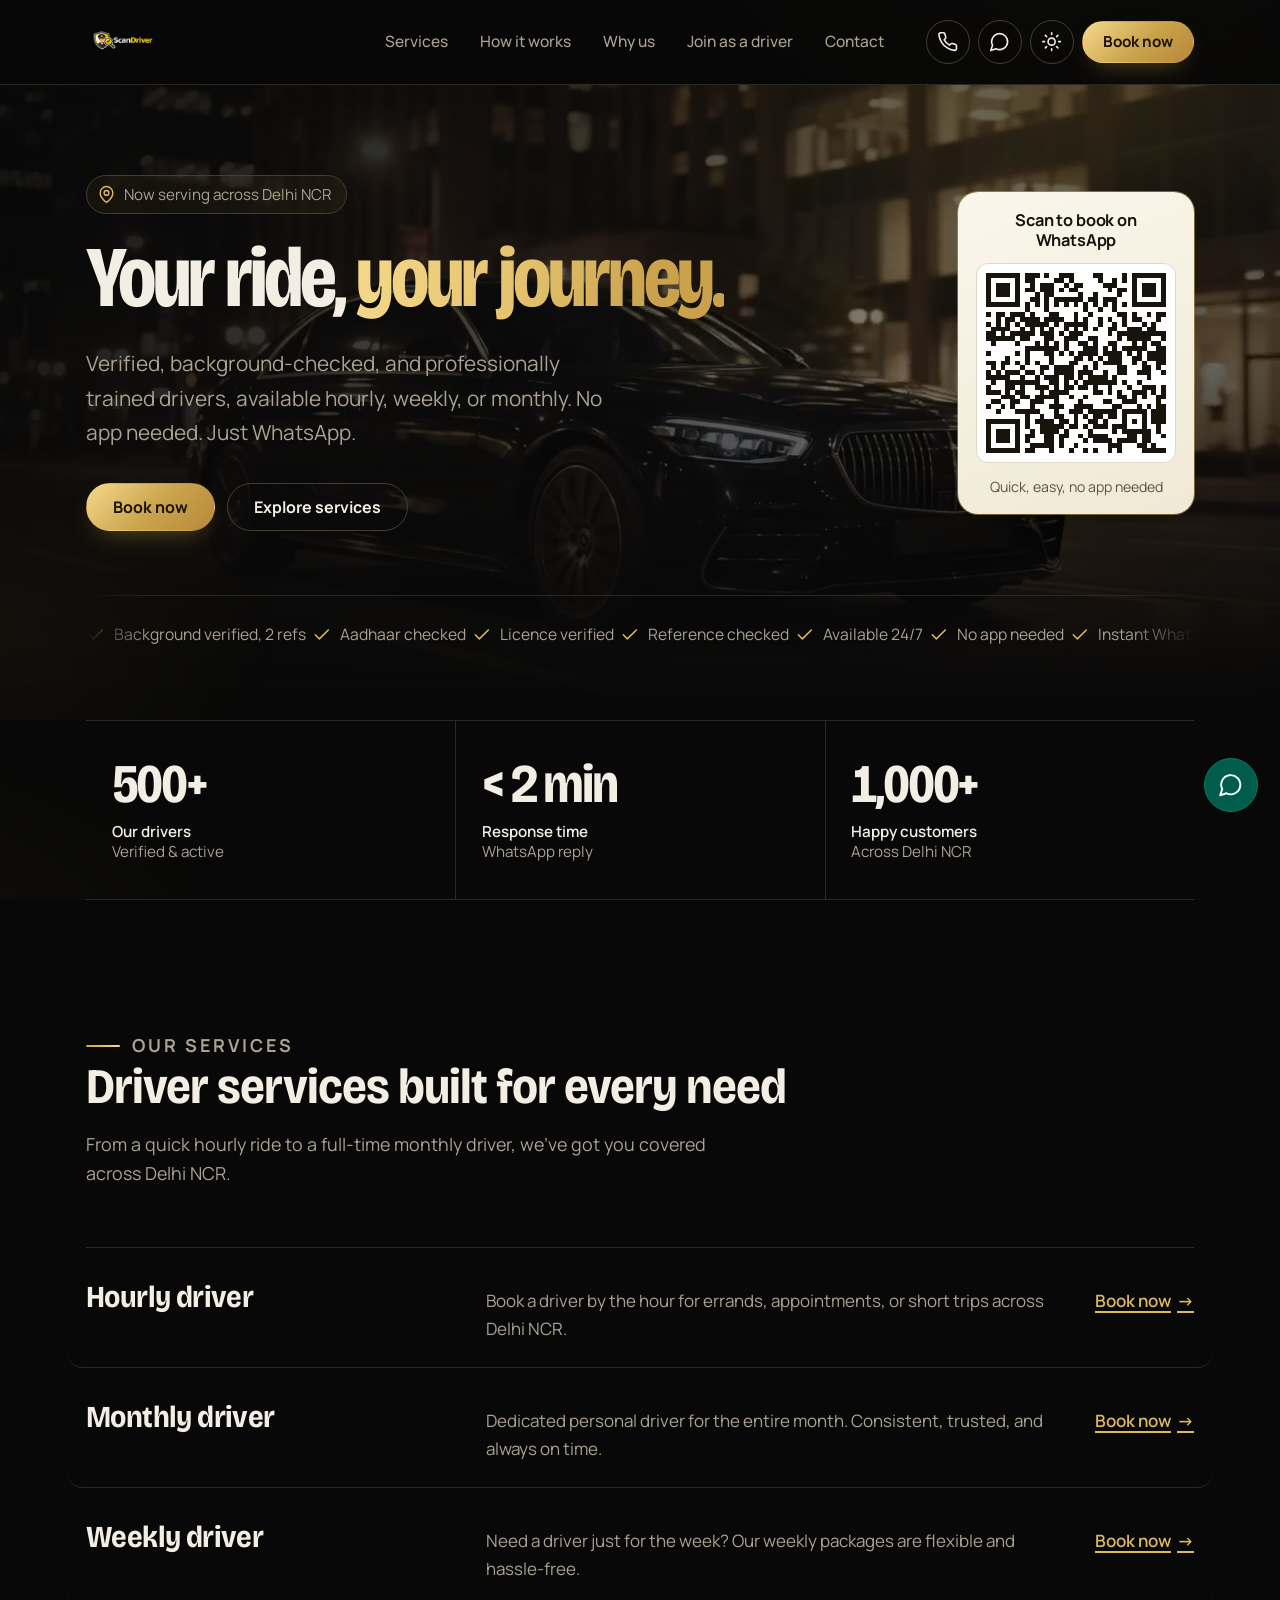
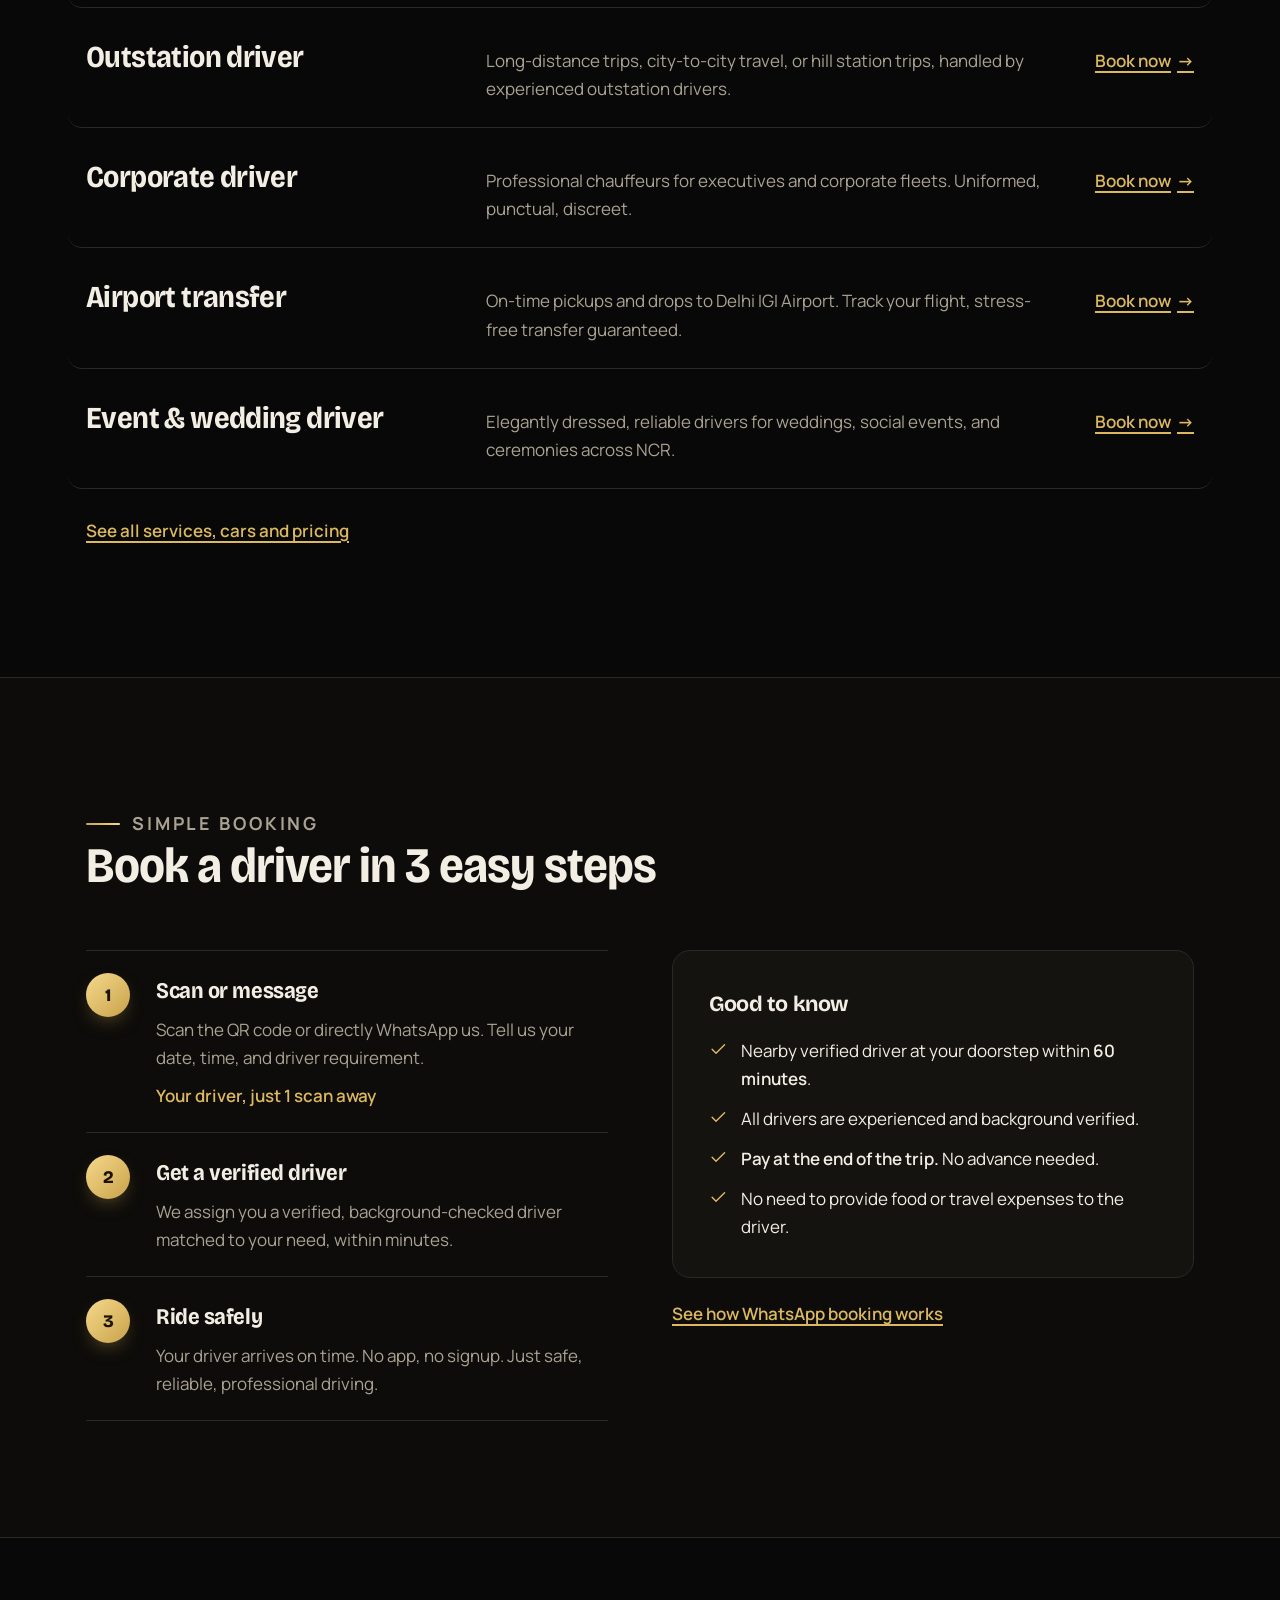
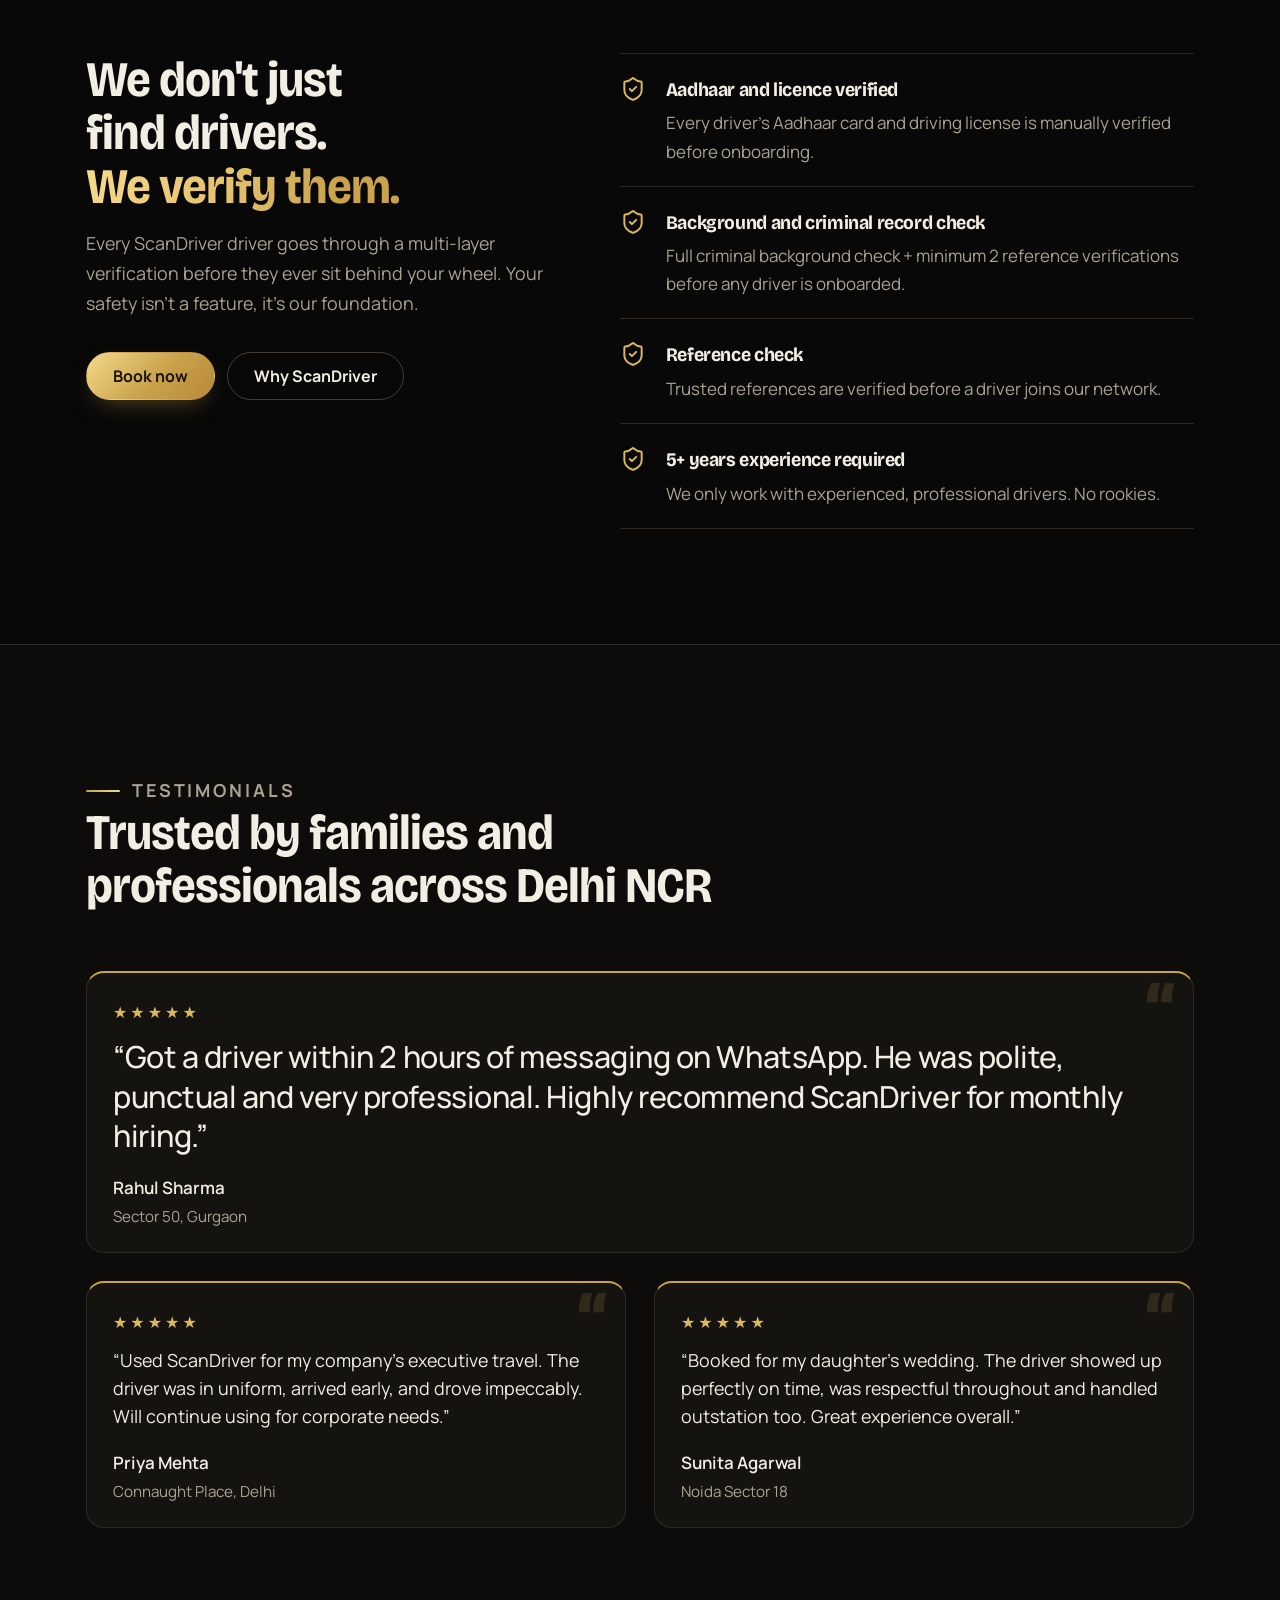
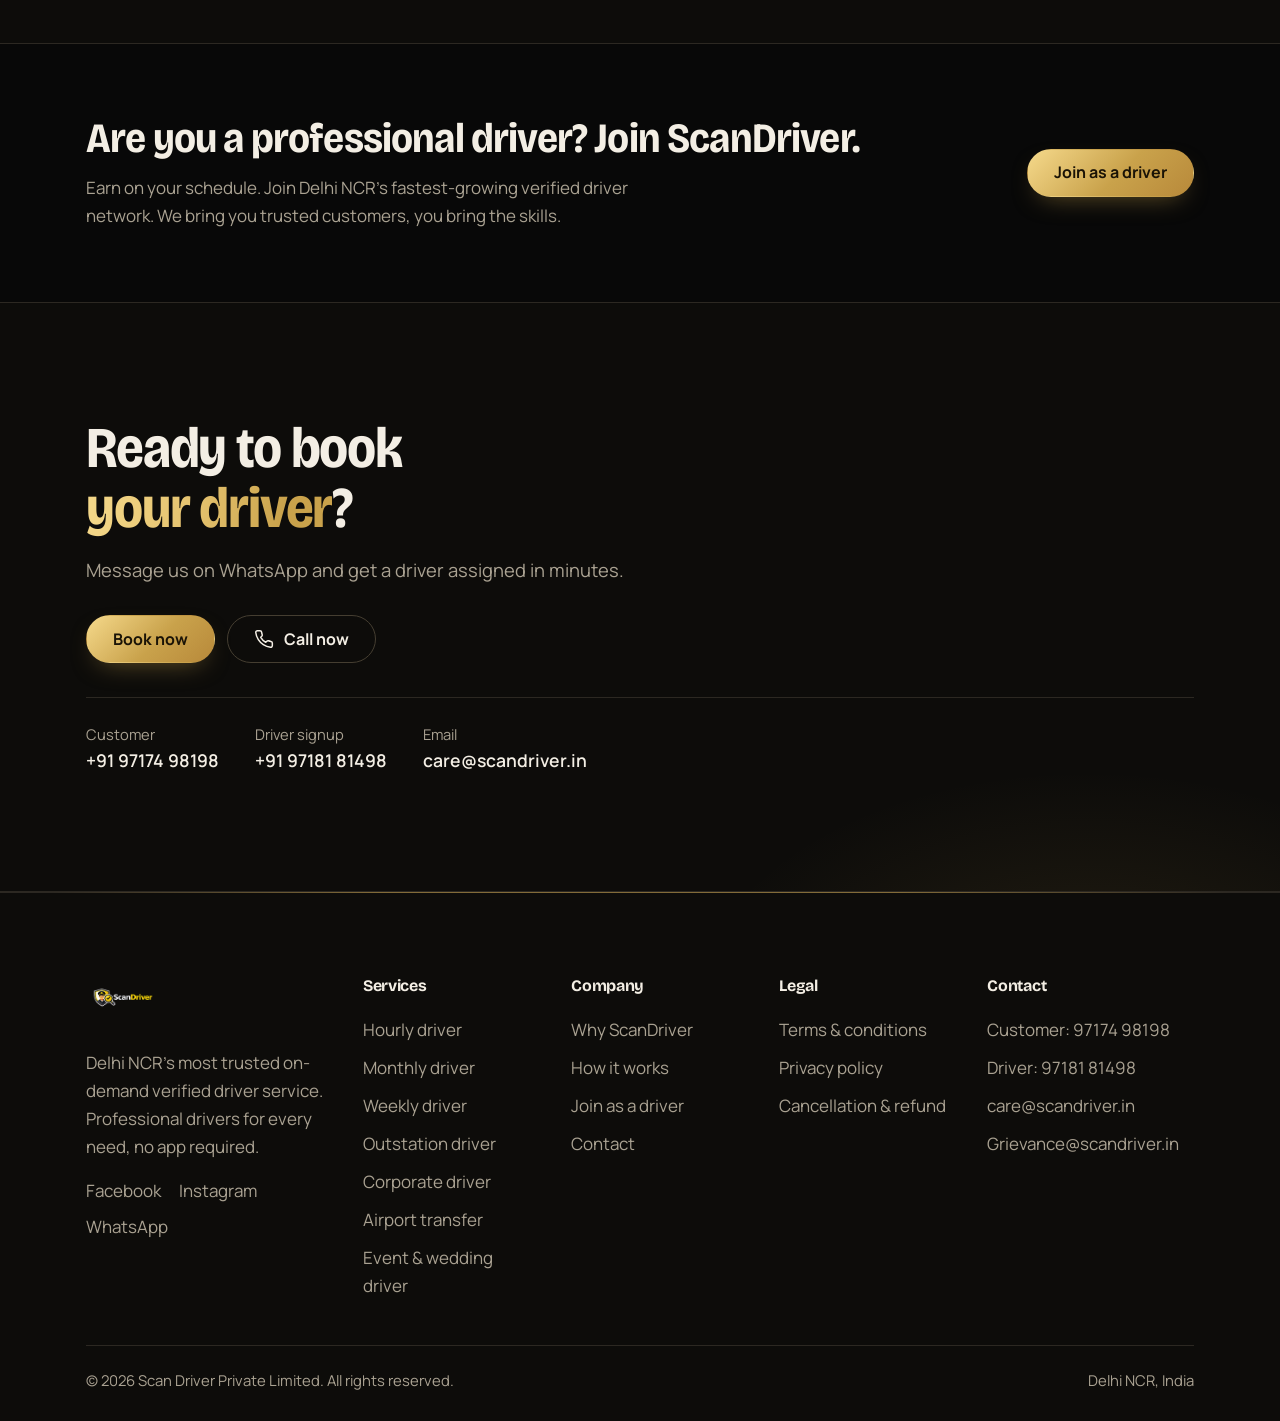
<file: index.html>
<!doctype html>
<html lang="en-IN">
<head>
<meta charset="utf-8">
<meta name="viewport" content="width=device-width, initial-scale=1">
<link rel="canonical" href="https://scandriver.in/index.html">
<title>ScanDriver | Your driver, one scan away | Delhi NCR</title>
<meta name="description" content="Delhi NCR's most trusted on-demand driver service. Hire verified, professional drivers hourly, weekly, monthly or for outstation. Book via WhatsApp instantly.">
<meta name="theme-color" content="#080808"><link rel="icon" href="assets/favicon.ico" sizes="48x48"><link rel="icon" type="image/png" sizes="32x32" href="assets/favicon-32.png"><link rel="icon" type="image/png" sizes="16x16" href="assets/favicon-16.png"><link rel="apple-touch-icon" href="assets/apple-touch-icon.png">
<meta property="og:site_name" content="ScanDriver">
<meta property="og:type" content="website">
<meta property="og:locale" content="en_IN">
<meta property="og:title" content="ScanDriver | Your driver, one scan away | Delhi NCR">
<meta property="og:description" content="Delhi NCR's most trusted on-demand driver service. Hire verified, professional drivers hourly, weekly, monthly or for outstation. Book via WhatsApp instantly.">
<meta property="og:image" content="https://scandriver.in/assets/og-image.png">
<meta property="og:image:width" content="1200">
<meta property="og:image:height" content="630">
<meta property="og:url" content="https://scandriver.in/index.html">
<meta name="twitter:card" content="summary_large_image">
<meta name="twitter:image" content="https://scandriver.in/assets/og-image.png">
<script>try{if(localStorage.getItem('sd-theme')==='light')document.documentElement.setAttribute('data-theme','light')}catch(e){}</script>
<link rel="preconnect" href="https://fonts.googleapis.com">
<link rel="preconnect" href="https://fonts.gstatic.com" crossorigin>
<link rel="stylesheet" href="https://fonts.googleapis.com/css2?family=Bricolage+Grotesque:opsz,wdth,wght@12..96,75..100,200..800&family=Manrope:wght@400..800&display=swap">
<link rel="preload" as="image" href="assets/logo-sd.png" fetchpriority="high">
<link rel="preload" as="image" href="assets/hero-poster.jpg" fetchpriority="high">
<link rel="stylesheet" href="css/style.css">
<script type="application/ld+json">{"@context": "https://schema.org", "@type": "Organization", "name": "ScanDriver", "url": "https://scandriver.in/", "logo": "https://scandriver.in/assets/logo-sd.png", "legalName": "ScanDriver Private Limited", "description": "Delhi NCR's most trusted on-demand driver service. Verified, professional drivers booked via WhatsApp.", "areaServed": "Delhi NCR", "email": "care@scandriver.in", "telephone": "+919717498198", "sameAs": ["https://www.facebook.com/profile.php?id=61590935150854", "https://www.instagram.com/scan_driver/"]}</script>
</head>
<body>
<svg width="0" height="0" style="position:absolute" aria-hidden="true" focusable="false"><symbol id="i-phone" viewBox="0 0 24 24"><path d="M22 16.92v3a2 2 0 0 1-2.18 2 19.79 19.79 0 0 1-8.63-3.07 19.5 19.5 0 0 1-6-6 19.79 19.79 0 0 1-3.07-8.67A2 2 0 0 1 4.11 2h3a2 2 0 0 1 2 1.72 12.84 12.84 0 0 0 .7 2.81 2 2 0 0 1-.45 2.11L8.09 9.91a16 16 0 0 0 6 6l1.27-1.27a2 2 0 0 1 2.11-.45 12.84 12.84 0 0 0 2.81.7A2 2 0 0 1 22 16.92z"/></symbol><symbol id="i-chat" viewBox="0 0 24 24"><path d="M7.9 20A9 9 0 1 0 4 16.1L2 22z"/></symbol><symbol id="i-sun" viewBox="0 0 24 24"><circle cx="12" cy="12" r="4"/><path d="M12 2v2M12 20v2M4.93 4.93l1.41 1.41M17.66 17.66l1.41 1.41M2 12h2M20 12h2M6.34 17.66l-1.41 1.41M19.07 4.93l-1.41 1.41"/></symbol><symbol id="i-moon" viewBox="0 0 24 24"><path d="M12 3a6 6 0 0 0 9 9 9 9 0 1 1-9-9z"/></symbol><symbol id="i-check" viewBox="0 0 24 24"><path d="M20 6 9 17l-5-5"/></symbol><symbol id="i-menu" viewBox="0 0 24 24"><path d="M4 6h16M4 12h16M4 18h16"/></symbol><symbol id="i-close" viewBox="0 0 24 24"><path d="M18 6 6 18M6 6l12 12"/></symbol><symbol id="i-pin" viewBox="0 0 24 24"><path d="M20 10c0 6-8 12-8 12S4 16 4 10a8 8 0 0 1 16 0z"/><circle cx="12" cy="10" r="3"/></symbol><symbol id="i-shield" viewBox="0 0 24 24"><path d="M20 13c0 5-3.5 7.5-7.66 8.95a1 1 0 0 1-.67-.01C7.5 20.5 4 18 4 13V6a1 1 0 0 1 1-1c2 0 4.5-1.2 6.24-2.72a1.17 1.17 0 0 1 1.52 0C14.51 3.81 17 5 19 5a1 1 0 0 1 1 1z"/><path d="m9 12 2 2 4-4"/></symbol><symbol id="i-clock" viewBox="0 0 24 24"><circle cx="12" cy="12" r="10"/><path d="M12 6v6l4 2"/></symbol><symbol id="i-rupee" viewBox="0 0 24 24"><path d="M6 3h12M6 8h12M6 13l8.5 8M6 13h3M9 13c6.667 0 6.667-10 0-10"/></symbol><symbol id="i-trend" viewBox="0 0 24 24"><path d="m22 7-8.5 8.5-5-5L2 17"/><path d="M16 7h6v6"/></symbol><symbol id="i-lock" viewBox="0 0 24 24"><rect x="4" y="11" width="16" height="10" rx="2"/><path d="M8 11V7a4 4 0 0 1 8 0v4"/></symbol></svg>
<a class="skip-link" href="#main">Skip to content</a>

<header class="site-header">
  <div class="wrap site-header__bar">
    <a class="brand" href="index.html" aria-label="ScanDriver home"><img src="assets/logo-sd.png" alt="ScanDriver" width="171" height="120" data-fallback="wordmark"><img src="assets/logo-sd-dark.png" alt="" aria-hidden="true" width="171" height="120"></a>
    <nav class="nav" aria-label="Main"><a class="nav__link" href="services.html">Services</a><a class="nav__link" href="how-it-works.html">How it works</a><a class="nav__link" href="why-us.html">Why us</a><a class="nav__link" href="join-driver.html">Join as a driver</a><a class="nav__link" href="contact.html">Contact</a></nav>
    <div class="header-actions">
      <a class="icon-btn header-actions__contact" href="tel:+919717498198" aria-label="Call ScanDriver"><svg class="icon" aria-hidden="true" focusable="false"><use href="#i-phone"/></svg></a>
      <a class="icon-btn header-actions__contact" href="https://wa.me/919717498198" target="_blank" rel="noopener" aria-label="Message ScanDriver on WhatsApp"><svg class="icon" aria-hidden="true" focusable="false"><use href="#i-chat"/></svg></a>
      <button class="icon-btn theme-toggle" type="button" data-theme-toggle aria-pressed="false" aria-label="Switch to light mode"><svg class="icon icon--sun" aria-hidden="true" focusable="false"><use href="#i-sun"/></svg><svg class="icon icon--moon" aria-hidden="true" focusable="false"><use href="#i-moon"/></svg></button>
      <a class="btn btn--gold btn--sm header-book" href="booking.html">Book now</a>
      <button class="icon-btn menu-btn" type="button" data-menu-toggle aria-expanded="false" aria-controls="menu-panel" aria-label="Open menu"><svg class="icon icon--open" aria-hidden="true" focusable="false"><use href="#i-menu"/></svg><svg class="icon icon--close" aria-hidden="true" focusable="false"><use href="#i-close"/></svg></button>
    </div>
  </div>
  <div class="menu-panel" id="menu-panel" hidden>
    <div class="wrap menu-panel__inner">
      <div class="menu-group"><p class="menu-group__title">Explore</p><a href="services.html">Services</a><a href="how-it-works.html">How it works</a><a href="why-us.html">Why us</a><a href="join-driver.html">Join as a driver</a><a href="contact.html">Contact</a></div>
      <div class="menu-group"><p class="menu-group__title">Book</p><a href="booking.html">Book a driver</a></div>
      <div class="menu-group"><p class="menu-group__title">Legal</p><a href="terms.html">Terms &amp; conditions</a><a href="privacy-policy.html">Privacy policy</a><a href="cancellation-and-refund-policy.html">Cancellation &amp; refund</a></div>
    </div>
  </div>
</header>
<main id="main">

<section class="hero">
  <div class="hero__media" aria-hidden="true"><video class="hero__video" autoplay muted loop playsinline disablepictureinpicture disableremoteplayback preload="metadata" poster="assets/hero-poster.jpg"><source src="assets/hero-loop.mp4" type="video/mp4"></video></div>
  <div class="wrap">
    <div class="hero__grid">
      <div>
        <p class="hero__status"><svg class="icon" aria-hidden="true" focusable="false"><use href="#i-pin"/></svg>Now serving across Delhi NCR</p>
        <h1>Your ride, <span class="grad">your journey.</span></h1>
        <p class="hero__lede">Verified, background-checked, and professionally trained drivers, available hourly, weekly, or monthly. No app needed. Just WhatsApp.</p>
        <div class="hero__cta">
          <a class="btn btn--gold" href="booking.html">Book now</a>
          <a class="btn btn--line" href="services.html">Explore services</a>
        </div>
      </div>
      <div class="pass-wrap">
        <div class="pass">
          <p class="pass__cap">Scan to book on WhatsApp</p>
          <div class="pass__qr"><svg role="img" aria-label="QR code that opens a WhatsApp chat with ScanDriver" viewBox="0 0 37 37" shape-rendering="crispEdges" class="segno"><path class="qrline" stroke="#17140d" d="M0 0.5h7m1 0h3m1 0h1m2 0h3m4 0h2m4 0h1m1 0h7m-37 1h1m5 0h1m1 0h2m4 0h2m1 0h1m5 0h1m2 0h1m1 0h1m1 0h1m5 0h1m-37 1h1m1 0h3m1 0h1m2 0h1m1 0h3m2 0h1m1 0h2m4 0h3m3 0h1m1 0h3m1 0h1m-37 1h1m1 0h3m1 0h1m1 0h2m1 0h3m1 0h1m1 0h2m6 0h1m1 0h2m1 0h1m1 0h3m1 0h1m-37 1h1m1 0h3m1 0h1m3 0h1m1 0h2m5 0h1m2 0h1m4 0h1m2 0h1m1 0h3m1 0h1m-37 1h1m5 0h1m2 0h2m1 0h1m1 0h6m1 0h2m1 0h3m3 0h1m5 0h1m-37 1h7m1 0h1m1 0h1m1 0h1m1 0h1m1 0h1m1 0h1m1 0h1m1 0h1m1 0h1m1 0h1m1 0h1m1 0h7m-29 1h1m3 0h1m7 0h1m2 0h1m2 0h1m-27 1h1m1 0h2m1 0h3m1 0h1m3 0h2m3 0h1m2 0h1m5 0h2m1 0h1m2 0h1m1 0h2m-35 1h1m1 0h2m1 0h4m1 0h4m2 0h1m1 0h1m2 0h1m1 0h1m2 0h1m1 0h2m3 0h1m-36 1h1m1 0h1m1 0h1m1 0h1m1 0h5m1 0h1m1 0h5m2 0h1m2 0h1m1 0h1m3 0h1m1 0h1m-34 1h4m2 0h1m1 0h1m1 0h1m1 0h1m2 0h1m1 0h1m1 0h1m1 0h1m2 0h2m2 0h3m1 0h2m-35 1h2m1 0h1m1 0h5m1 0h3m1 0h1m1 0h3m5 0h1m1 0h10m-37 1h6m1 0h2m3 0h2m2 0h3m2 0h2m4 0h1m1 0h5m2 0h1m-36 1h1m4 0h1m3 0h1m1 0h1m1 0h1m1 0h1m2 0h2m1 0h1m2 0h2m3 0h1m1 0h1m1 0h2m-28 1h7m1 0h1m3 0h3m1 0h1m1 0h1m1 0h5m2 0h2m-37 1h1m5 0h1m1 0h1m3 0h2m1 0h1m1 0h1m1 0h4m1 0h4m1 0h1m1 0h1m1 0h4m-33 1h1m3 0h1m4 0h1m4 0h2m1 0h1m1 0h1m1 0h3m2 0h2m1 0h4m-37 1h2m1 0h2m1 0h1m1 0h1m1 0h1m2 0h1m3 0h2m3 0h1m1 0h4m2 0h1m1 0h1m2 0h2m-36 1h1m1 0h1m3 0h1m3 0h2m1 0h4m2 0h1m1 0h1m4 0h2m3 0h2m1 0h1m-36 1h1m1 0h1m1 0h3m1 0h2m1 0h1m2 0h4m1 0h3m2 0h1m2 0h2m2 0h3m2 0h1m-37 1h5m2 0h1m2 0h1m1 0h3m1 0h2m1 0h1m1 0h4m1 0h1m6 0h1m-33 1h1m2 0h7m2 0h2m1 0h1m1 0h1m1 0h7m1 0h1m2 0h1m-32 1h1m3 0h2m1 0h1m2 0h3m1 0h1m1 0h2m1 0h2m1 0h1m2 0h1m3 0h1m2 0h3m1 0h1m-37 1h3m1 0h1m1 0h2m3 0h1m1 0h4m5 0h2m1 0h1m1 0h1m2 0h3m1 0h1m1 0h1m-34 1h3m1 0h2m1 0h5m2 0h1m2 0h1m6 0h2m1 0h1m1 0h1m2 0h2m-36 1h2m2 0h2m2 0h3m2 0h1m4 0h1m4 0h2m2 0h3m4 0h1m-36 1h1m2 0h1m1 0h1m3 0h1m3 0h3m2 0h4m4 0h2m3 0h1m1 0h1m1 0h2m-35 1h1m3 0h5m3 0h1m2 0h3m1 0h6m1 0h5m1 0h3m-29 1h1m2 0h1m2 0h2m2 0h1m1 0h1m1 0h2m1 0h2m1 0h1m3 0h1m1 0h3m-37 1h7m1 0h1m1 0h4m1 0h2m1 0h1m2 0h2m1 0h1m3 0h1m1 0h1m1 0h1m1 0h3m-37 1h1m5 0h1m1 0h1m2 0h5m1 0h2m1 0h1m1 0h3m1 0h3m3 0h1m2 0h1m-36 1h1m1 0h3m1 0h1m2 0h1m1 0h4m1 0h1m4 0h1m4 0h1m1 0h6m1 0h1m-36 1h1m1 0h3m1 0h1m1 0h2m2 0h2m1 0h2m2 0h1m1 0h4m4 0h2m1 0h2m2 0h1m-37 1h1m1 0h3m1 0h1m1 0h1m3 0h2m1 0h1m4 0h1m1 0h4m1 0h4m1 0h2m-34 1h1m5 0h1m2 0h5m1 0h1m2 0h1m6 0h3m3 0h2m1 0h1m-35 1h7m1 0h2m3 0h1m3 0h1m2 0h1m1 0h1m2 0h1m1 0h1m4 0h5"/></svg><span class="pass__scan" aria-hidden="true"></span></div>
          <p class="pass__sub">Quick, easy, no app needed</p>
        </div>
      </div>
    </div>
    <ul class="trust"><li><svg class="icon" aria-hidden="true" focusable="false"><use href="#i-check"/></svg>Background verified, 2 refs</li><li><svg class="icon" aria-hidden="true" focusable="false"><use href="#i-check"/></svg>Aadhaar checked</li><li><svg class="icon" aria-hidden="true" focusable="false"><use href="#i-check"/></svg>Licence verified</li><li><svg class="icon" aria-hidden="true" focusable="false"><use href="#i-check"/></svg>Reference checked</li><li><svg class="icon" aria-hidden="true" focusable="false"><use href="#i-check"/></svg>Available 24/7</li><li><svg class="icon" aria-hidden="true" focusable="false"><use href="#i-check"/></svg>No app needed</li><li><svg class="icon" aria-hidden="true" focusable="false"><use href="#i-check"/></svg>Instant WhatsApp booking</li><li><svg class="icon" aria-hidden="true" focusable="false"><use href="#i-check"/></svg>Delhi NCR coverage</li></ul>
  </div>
</section>

<div class="wrap"><div class="stats">
  <div class="stat"><span class="stat__num">500+</span><span class="stat__label"><b>Our drivers</b>Verified &amp; active</span></div>
  <div class="stat"><span class="stat__num">&lt; 2 min</span><span class="stat__label"><b>Response time</b>WhatsApp reply</span></div>
  <div class="stat"><span class="stat__num">1,000+</span><span class="stat__label"><b>Happy customers</b>Across Delhi NCR</span></div>
</div></div>

<section class="section" id="services">
  <div class="wrap">
    <div class="section-head">
      <p class="kicker">Our services</p>
      <h2>Driver services built for every need</h2>
      <p>From a quick hourly ride to a full-time monthly driver, we've got you covered across Delhi NCR.</p>
    </div>
    <ul class="service-list"><li class="service">
  <h3>Hourly driver</h3>
  <p>Book a driver by the hour for errands, appointments, or short trips across Delhi NCR.</p>
  <a class="link service__go" href="booking.html?service=hourly" aria-label="Book hourly driver">Book now</a>
</li><li class="service">
  <h3>Monthly driver</h3>
  <p>Dedicated personal driver for the entire month. Consistent, trusted, and always on time.</p>
  <a class="link service__go" href="booking.html?service=monthly" aria-label="Book monthly driver">Book now</a>
</li><li class="service">
  <h3>Weekly driver</h3>
  <p>Need a driver just for the week? Our weekly packages are flexible and hassle-free.</p>
  <a class="link service__go" href="booking.html?service=weekly" aria-label="Book weekly driver">Book now</a>
</li><li class="service">
  <h3>Outstation driver</h3>
  <p>Long-distance trips, city-to-city travel, or hill station trips, handled by experienced outstation drivers.</p>
  <a class="link service__go" href="booking.html?service=outstation" aria-label="Book outstation driver">Book now</a>
</li><li class="service">
  <h3>Corporate driver</h3>
  <p>Professional chauffeurs for executives and corporate fleets. Uniformed, punctual, discreet.</p>
  <a class="link service__go" href="booking.html?service=corporate" aria-label="Book corporate driver">Book now</a>
</li><li class="service">
  <h3>Airport transfer</h3>
  <p>On-time pickups and drops to Delhi IGI Airport. Track your flight, stress-free transfer guaranteed.</p>
  <a class="link service__go" href="booking.html?service=airport" aria-label="Book airport transfer">Book now</a>
</li><li class="service">
  <h3>Event &amp; wedding driver</h3>
  <p>Elegantly dressed, reliable drivers for weddings, social events, and ceremonies across NCR.</p>
  <a class="link service__go" href="booking.html?service=event" aria-label="Book event and wedding driver">Book now</a>
</li></ul>
    <p style="margin-top:28px"><a class="link" href="services.html">See all services, cars and pricing</a></p>
  </div>
</section>

<section class="section section--raised" id="how-it-works">
  <div class="wrap">
    <div class="section-head">
      <p class="kicker">Simple booking</p>
      <h2>Book a driver in 3 easy steps</h2>
    </div>
    <div class="steps-grid">
      <ol class="steps">
  <li class="step"><span class="step__n" aria-hidden="true">1</span><div>
    <h3>Scan or message</h3>
    <p>Scan the QR code or directly WhatsApp us. Tell us your date, time, and driver requirement.</p>
    <p class="step__note">Your driver, just 1 scan away</p>
  </div></li>
  <li class="step"><span class="step__n" aria-hidden="true">2</span><div>
    <h3>Get a verified driver</h3>
    <p>We assign you a verified, background-checked driver matched to your need, within minutes.</p>
  </div></li>
  <li class="step"><span class="step__n" aria-hidden="true">3</span><div>
    <h3>Ride safely</h3>
    <p>Your driver arrives on time. No app, no signup. Just safe, reliable, professional driving.</p>
  </div></li>
</ol>
      <div><div class="panel">
  <h3>Good to know</h3>
  <ul class="tick-list">
    <li><svg class="icon" aria-hidden="true" focusable="false"><use href="#i-check"/></svg><span>Nearby verified driver at your doorstep within <b>60 minutes</b>.</span></li>
    <li><svg class="icon" aria-hidden="true" focusable="false"><use href="#i-check"/></svg><span>All drivers are experienced and background verified.</span></li>
    <li><svg class="icon" aria-hidden="true" focusable="false"><use href="#i-check"/></svg><span><b>Pay at the end of the trip.</b> No advance needed.</span></li>
    <li><svg class="icon" aria-hidden="true" focusable="false"><use href="#i-check"/></svg><span>No need to provide food or travel expenses to the driver.</span></li>
  </ul>
</div><p style="margin-top:22px"><a class="link" href="how-it-works.html">See how WhatsApp booking works</a></p></div>
    </div>
  </div>
</section>

<section class="section" id="why-us">
  <div class="wrap two-col">
    <div class="section-head" style="margin-bottom:0">
      <h2>We don't just find drivers. <span class="grad">We verify them.</span></h2>
      <p>Every ScanDriver driver goes through a multi-layer verification before they ever sit behind your wheel. Your safety isn't a feature, it's our foundation.</p>
      <div class="hero__cta"><a class="btn btn--gold" href="booking.html">Book now</a><a class="btn btn--line" href="why-us.html">Why ScanDriver</a></div>
    </div>
    <ul class="checks"><li class="check"><svg class="icon" aria-hidden="true" focusable="false"><use href="#i-shield"/></svg><div><h3>Aadhaar and licence verified</h3><p>Every driver's Aadhaar card and driving license is manually verified before onboarding.</p></div></li><li class="check"><svg class="icon" aria-hidden="true" focusable="false"><use href="#i-shield"/></svg><div><h3>Background and criminal record check</h3><p>Full criminal background check + minimum 2 reference verifications before any driver is onboarded.</p></div></li><li class="check"><svg class="icon" aria-hidden="true" focusable="false"><use href="#i-shield"/></svg><div><h3>Reference check</h3><p>Trusted references are verified before a driver joins our network.</p></div></li><li class="check"><svg class="icon" aria-hidden="true" focusable="false"><use href="#i-shield"/></svg><div><h3>5+ years experience required</h3><p>We only work with experienced, professional drivers. No rookies.</p></div></li></ul>
  </div>
</section>

<section class="section section--raised">
  <div class="wrap">
    <div class="section-head"><p class="kicker">Testimonials</p><h2>Trusted by families and professionals across Delhi NCR</h2></div>
    <div class="quotes"><figure class="quote quote--lead">
  <span class="stars" role="img" aria-label="5 out of 5 stars">&#9733;&#9733;&#9733;&#9733;&#9733;</span>
  <blockquote>&ldquo;Got a driver within 2 hours of messaging on WhatsApp. He was polite, punctual and very professional. Highly recommend ScanDriver for monthly hiring.&rdquo;</blockquote>
  <figcaption><b>Rahul Sharma</b><span>Sector 50, Gurgaon</span></figcaption>
</figure><figure class="quote">
  <span class="stars" role="img" aria-label="5 out of 5 stars">&#9733;&#9733;&#9733;&#9733;&#9733;</span>
  <blockquote>&ldquo;Used ScanDriver for my company's executive travel. The driver was in uniform, arrived early, and drove impeccably. Will continue using for corporate needs.&rdquo;</blockquote>
  <figcaption><b>Priya Mehta</b><span>Connaught Place, Delhi</span></figcaption>
</figure><figure class="quote">
  <span class="stars" role="img" aria-label="5 out of 5 stars">&#9733;&#9733;&#9733;&#9733;&#9733;</span>
  <blockquote>&ldquo;Booked for my daughter's wedding. The driver showed up perfectly on time, was respectful throughout and handled outstation too. Great experience overall.&rdquo;</blockquote>
  <figcaption><b>Sunita Agarwal</b><span>Noida Sector 18</span></figcaption>
</figure></div>
  </div>
</section>

<section class="section section--tight">
  <div class="wrap band">
    <div>
      <h2>Are you a professional driver? Join ScanDriver.</h2>
      <p>Earn on your schedule. Join Delhi NCR's fastest-growing verified driver network. We bring you trusted customers, you bring the skills.</p>
    </div>
    <a class="btn btn--gold" href="join-driver.html">Join as a driver</a>
  </div>
</section>

<section class="section section--raised cta">
  <div class="wrap">
    <h2>Ready to book <span class="grad">your driver</span>?</h2>
    <p>Message us on WhatsApp and get a driver assigned in minutes.</p>
    <div class="cta__actions">
      <a class="btn btn--gold" href="booking.html">Book now</a>
      <a class="btn btn--line" href="tel:+919717498198"><svg class="icon" aria-hidden="true" focusable="false"><use href="#i-phone"/></svg>Call now</a>
    </div>
    <div class="contact-lines">
      <div><span>Customer</span><a href="tel:+919717498198">+91 97174 98198</a></div>
      <div><span>Driver signup</span><a href="tel:+919718181498">+91 97181 81498</a></div>
      <div><span>Email</span><a href="mailto:care@scandriver.in">care@scandriver.in</a></div>
    </div>
  </div>
</section>

</main>

<footer class="site-footer">
  <div class="wrap">
    <div class="footer-grid">
      <div class="footer-brand">
        <a class="brand" href="index.html" aria-label="ScanDriver home"><img src="assets/logo-sd.png" alt="ScanDriver" width="171" height="120" loading="lazy" data-fallback="wordmark"><img src="assets/logo-sd-dark.png" alt="" aria-hidden="true" width="171" height="120" loading="lazy"></a>
        <p>Delhi NCR's most trusted on-demand verified driver service. Professional drivers for every need, no app required.</p>
        <div class="footer-social">
          <a href="https://www.facebook.com/profile.php?id=61590935150854" target="_blank" rel="noopener">Facebook</a>
          <a href="https://www.instagram.com/scan_driver/" target="_blank" rel="noopener">Instagram</a>
          <a href="https://wa.me/919717498198" target="_blank" rel="noopener">WhatsApp</a>
        </div>
      </div>
      <div class="footer-col"><h2>Services</h2><ul><li><a href="booking.html?service=hourly">Hourly driver</a></li><li><a href="booking.html?service=monthly">Monthly driver</a></li><li><a href="booking.html?service=weekly">Weekly driver</a></li><li><a href="booking.html?service=outstation">Outstation driver</a></li><li><a href="booking.html?service=corporate">Corporate driver</a></li><li><a href="booking.html?service=airport">Airport transfer</a></li><li><a href="booking.html?service=event">Event &amp; wedding driver</a></li></ul></div>
      <div class="footer-col"><h2>Company</h2><ul>
        <li><a href="why-us.html">Why ScanDriver</a></li>
        <li><a href="how-it-works.html">How it works</a></li>
        <li><a href="join-driver.html">Join as a driver</a></li>
        <li><a href="contact.html">Contact</a></li>
      </ul></div>
      <div class="footer-col"><h2>Legal</h2><ul><li><a href="terms.html">Terms &amp; conditions</a></li><li><a href="privacy-policy.html">Privacy policy</a></li><li><a href="cancellation-and-refund-policy.html">Cancellation &amp; refund</a></li></ul></div>
      <div class="footer-col"><h2>Contact</h2><ul>
        <li><a href="tel:+919717498198">Customer: 97174 98198</a></li>
        <li><a href="tel:+919718181498">Driver: 97181 81498</a></li>
        <li><a href="mailto:care@scandriver.in">care@scandriver.in</a></li>
        <li><a href="mailto:grievance@scandriver.in">Grievance@scandriver.in</a></li>
      </ul></div>
    </div>
    <div class="footer-bottom">
      <p>&copy; 2026 Scan Driver Private Limited. All rights reserved.</p>
      <p>Delhi NCR, India</p>
    </div>
  </div>
</footer>
<div class="action-bar">
  <a class="btn btn--line" href="tel:+919717498198"><svg class="icon" aria-hidden="true" focusable="false"><use href="#i-phone"/></svg>Call</a>
  <a class="btn btn--line" href="https://wa.me/919717498198" target="_blank" rel="noopener"><svg class="icon" aria-hidden="true" focusable="false"><use href="#i-chat"/></svg>WhatsApp</a>
  <a class="btn btn--gold" href="booking.html">Book now</a>
</div>
<script src="js/main.js" defer></script>
</body>
</html>
</file>
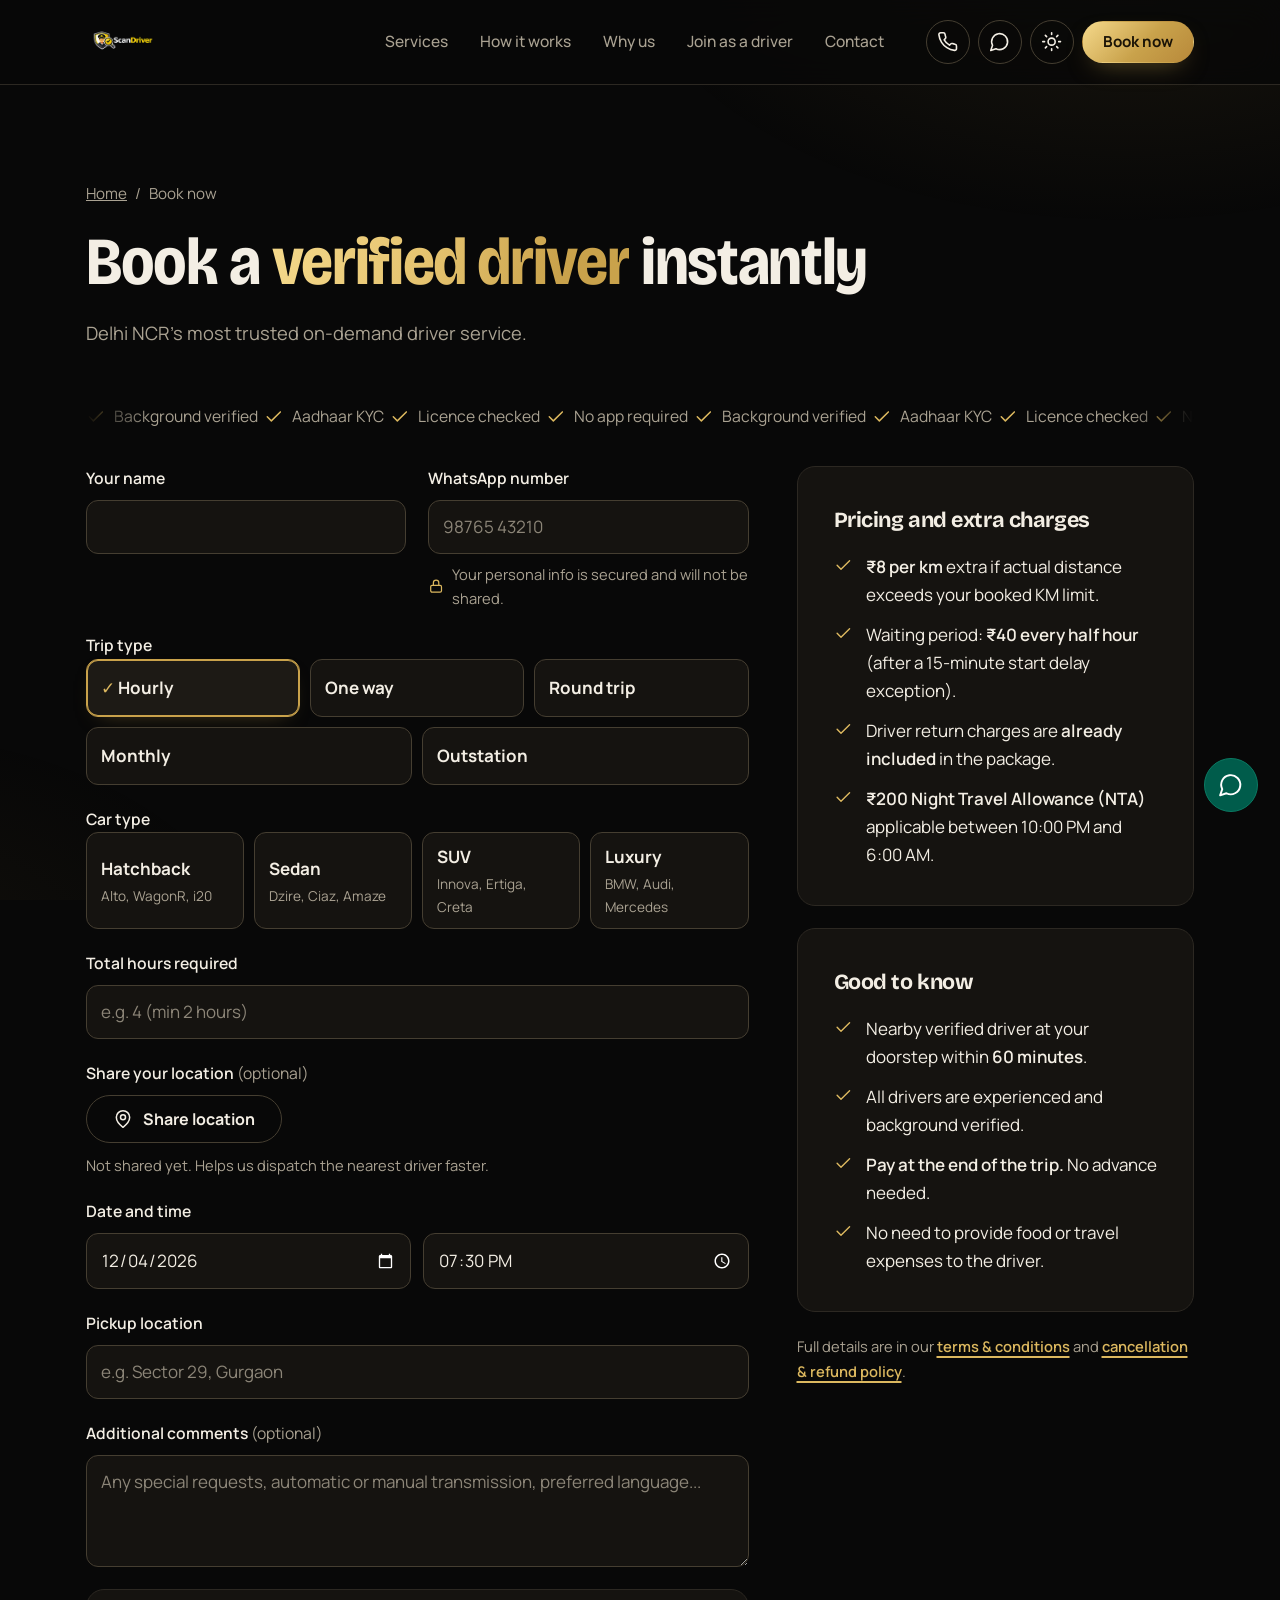
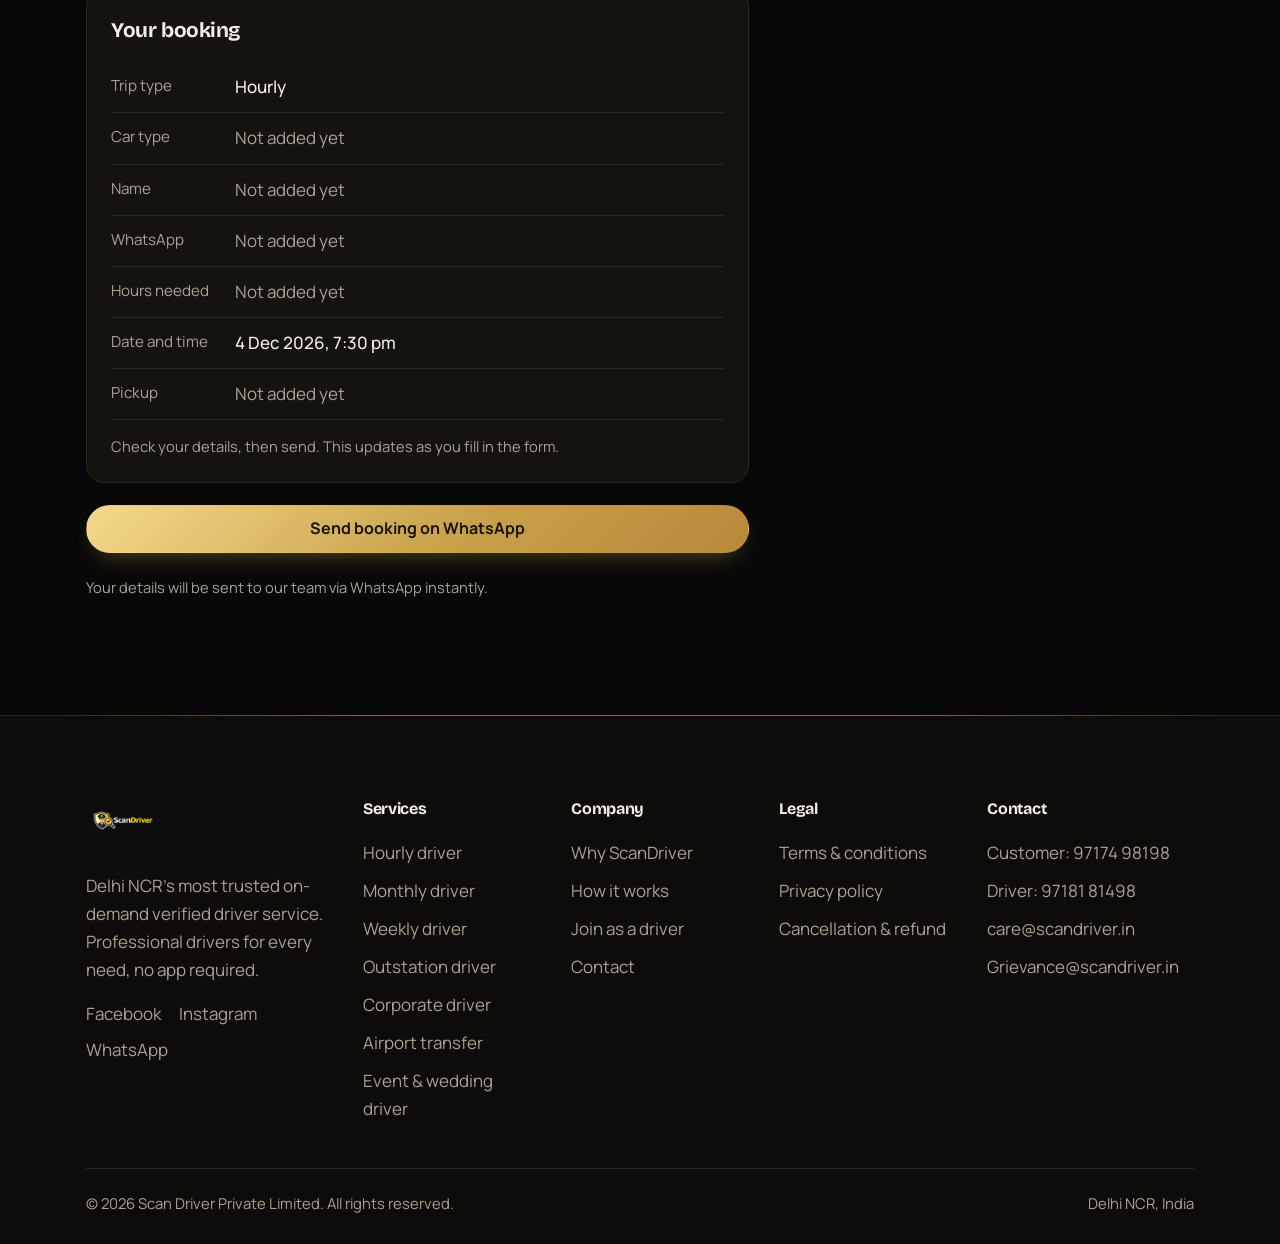
<file: booking.html>
<!doctype html>
<html lang="en-IN">
<head>
<meta charset="utf-8">
<meta name="viewport" content="width=device-width, initial-scale=1">
<link rel="canonical" href="https://scandriver.in/booking.html">
<title>Book a verified driver | ScanDriver | Delhi NCR</title>
<meta name="description" content="Book a verified, background-checked driver in Delhi NCR. Choose your trip and car, then send the booking on WhatsApp. Pay at the end of the trip.">
<meta name="theme-color" content="#080808"><link rel="icon" href="assets/favicon.ico" sizes="48x48"><link rel="icon" type="image/png" sizes="32x32" href="assets/favicon-32.png"><link rel="icon" type="image/png" sizes="16x16" href="assets/favicon-16.png"><link rel="apple-touch-icon" href="assets/apple-touch-icon.png">
<meta property="og:site_name" content="ScanDriver">
<meta property="og:type" content="website">
<meta property="og:locale" content="en_IN">
<meta property="og:title" content="Book a verified driver | ScanDriver | Delhi NCR">
<meta property="og:description" content="Book a verified, background-checked driver in Delhi NCR. Choose your trip and car, then send the booking on WhatsApp. Pay at the end of the trip.">
<meta property="og:image" content="https://scandriver.in/assets/og-image.png">
<meta property="og:image:width" content="1200">
<meta property="og:image:height" content="630">
<meta property="og:url" content="https://scandriver.in/booking.html">
<meta name="twitter:card" content="summary_large_image">
<meta name="twitter:image" content="https://scandriver.in/assets/og-image.png">
<script>try{if(localStorage.getItem('sd-theme')==='light')document.documentElement.setAttribute('data-theme','light')}catch(e){}</script>
<link rel="preconnect" href="https://fonts.googleapis.com">
<link rel="preconnect" href="https://fonts.gstatic.com" crossorigin>
<link rel="stylesheet" href="https://fonts.googleapis.com/css2?family=Bricolage+Grotesque:opsz,wdth,wght@12..96,75..100,200..800&family=Manrope:wght@400..800&display=swap">
<link rel="preload" as="image" href="assets/logo-sd.png" fetchpriority="high">
<link rel="stylesheet" href="css/style.css">

</head>
<body>
<svg width="0" height="0" style="position:absolute" aria-hidden="true" focusable="false"><symbol id="i-phone" viewBox="0 0 24 24"><path d="M22 16.92v3a2 2 0 0 1-2.18 2 19.79 19.79 0 0 1-8.63-3.07 19.5 19.5 0 0 1-6-6 19.79 19.79 0 0 1-3.07-8.67A2 2 0 0 1 4.11 2h3a2 2 0 0 1 2 1.72 12.84 12.84 0 0 0 .7 2.81 2 2 0 0 1-.45 2.11L8.09 9.91a16 16 0 0 0 6 6l1.27-1.27a2 2 0 0 1 2.11-.45 12.84 12.84 0 0 0 2.81.7A2 2 0 0 1 22 16.92z"/></symbol><symbol id="i-chat" viewBox="0 0 24 24"><path d="M7.9 20A9 9 0 1 0 4 16.1L2 22z"/></symbol><symbol id="i-sun" viewBox="0 0 24 24"><circle cx="12" cy="12" r="4"/><path d="M12 2v2M12 20v2M4.93 4.93l1.41 1.41M17.66 17.66l1.41 1.41M2 12h2M20 12h2M6.34 17.66l-1.41 1.41M19.07 4.93l-1.41 1.41"/></symbol><symbol id="i-moon" viewBox="0 0 24 24"><path d="M12 3a6 6 0 0 0 9 9 9 9 0 1 1-9-9z"/></symbol><symbol id="i-check" viewBox="0 0 24 24"><path d="M20 6 9 17l-5-5"/></symbol><symbol id="i-menu" viewBox="0 0 24 24"><path d="M4 6h16M4 12h16M4 18h16"/></symbol><symbol id="i-close" viewBox="0 0 24 24"><path d="M18 6 6 18M6 6l12 12"/></symbol><symbol id="i-pin" viewBox="0 0 24 24"><path d="M20 10c0 6-8 12-8 12S4 16 4 10a8 8 0 0 1 16 0z"/><circle cx="12" cy="10" r="3"/></symbol><symbol id="i-shield" viewBox="0 0 24 24"><path d="M20 13c0 5-3.5 7.5-7.66 8.95a1 1 0 0 1-.67-.01C7.5 20.5 4 18 4 13V6a1 1 0 0 1 1-1c2 0 4.5-1.2 6.24-2.72a1.17 1.17 0 0 1 1.52 0C14.51 3.81 17 5 19 5a1 1 0 0 1 1 1z"/><path d="m9 12 2 2 4-4"/></symbol><symbol id="i-clock" viewBox="0 0 24 24"><circle cx="12" cy="12" r="10"/><path d="M12 6v6l4 2"/></symbol><symbol id="i-rupee" viewBox="0 0 24 24"><path d="M6 3h12M6 8h12M6 13l8.5 8M6 13h3M9 13c6.667 0 6.667-10 0-10"/></symbol><symbol id="i-trend" viewBox="0 0 24 24"><path d="m22 7-8.5 8.5-5-5L2 17"/><path d="M16 7h6v6"/></symbol><symbol id="i-lock" viewBox="0 0 24 24"><rect x="4" y="11" width="16" height="10" rx="2"/><path d="M8 11V7a4 4 0 0 1 8 0v4"/></symbol></svg>
<a class="skip-link" href="#main">Skip to content</a>

<header class="site-header">
  <div class="wrap site-header__bar">
    <a class="brand" href="index.html" aria-label="ScanDriver home"><img src="assets/logo-sd.png" alt="ScanDriver" width="171" height="120" data-fallback="wordmark"><img src="assets/logo-sd-dark.png" alt="" aria-hidden="true" width="171" height="120"></a>
    <nav class="nav" aria-label="Main"><a class="nav__link" href="services.html">Services</a><a class="nav__link" href="how-it-works.html">How it works</a><a class="nav__link" href="why-us.html">Why us</a><a class="nav__link" href="join-driver.html">Join as a driver</a><a class="nav__link" href="contact.html">Contact</a></nav>
    <div class="header-actions">
      <a class="icon-btn header-actions__contact" href="tel:+919717498198" aria-label="Call ScanDriver"><svg class="icon" aria-hidden="true" focusable="false"><use href="#i-phone"/></svg></a>
      <a class="icon-btn header-actions__contact" href="https://wa.me/919717498198" target="_blank" rel="noopener" aria-label="Message ScanDriver on WhatsApp"><svg class="icon" aria-hidden="true" focusable="false"><use href="#i-chat"/></svg></a>
      <button class="icon-btn theme-toggle" type="button" data-theme-toggle aria-pressed="false" aria-label="Switch to light mode"><svg class="icon icon--sun" aria-hidden="true" focusable="false"><use href="#i-sun"/></svg><svg class="icon icon--moon" aria-hidden="true" focusable="false"><use href="#i-moon"/></svg></button>
      <a class="btn btn--gold btn--sm header-book" href="booking.html">Book now</a>
      <button class="icon-btn menu-btn" type="button" data-menu-toggle aria-expanded="false" aria-controls="menu-panel" aria-label="Open menu"><svg class="icon icon--open" aria-hidden="true" focusable="false"><use href="#i-menu"/></svg><svg class="icon icon--close" aria-hidden="true" focusable="false"><use href="#i-close"/></svg></button>
    </div>
  </div>
  <div class="menu-panel" id="menu-panel" hidden>
    <div class="wrap menu-panel__inner">
      <div class="menu-group"><p class="menu-group__title">Explore</p><a href="services.html">Services</a><a href="how-it-works.html">How it works</a><a href="why-us.html">Why us</a><a href="join-driver.html">Join as a driver</a><a href="contact.html">Contact</a></div>
      <div class="menu-group"><p class="menu-group__title">Book</p><a href="booking.html" aria-current="page">Book a driver</a></div>
      <div class="menu-group"><p class="menu-group__title">Legal</p><a href="terms.html">Terms &amp; conditions</a><a href="privacy-policy.html">Privacy policy</a><a href="cancellation-and-refund-policy.html">Cancellation &amp; refund</a></div>
    </div>
  </div>
</header>
<main id="main">

<section class="page-hero page-hero--wide"><div class="wrap"><nav class="crumbs" aria-label="Breadcrumb"><a href="index.html">Home</a><span aria-hidden="true">/</span><span>Book now</span></nav><h1>Book a <span class="grad">verified driver</span> instantly</h1><p>Delhi NCR's most trusted on-demand driver service.</p></div></section>

<section class="section" style="padding-top:0">
  <div class="wrap">
    <ul class="trust" style="margin:0 0 36px;padding:0;border:0">
      <li><svg class="icon" aria-hidden="true" focusable="false"><use href="#i-check"/></svg>Background verified</li>
      <li><svg class="icon" aria-hidden="true" focusable="false"><use href="#i-check"/></svg>Aadhaar KYC</li>
      <li><svg class="icon" aria-hidden="true" focusable="false"><use href="#i-check"/></svg>Licence checked</li>
      <li><svg class="icon" aria-hidden="true" focusable="false"><use href="#i-check"/></svg>No app required</li>
    </ul>
    <div class="form-grid">
      <form id="booking-form" class="form" novalidate>
        <input type="hidden" name="service" value="">
        <p class="service-note" id="service-note" hidden></p>

        <div class="two-up">
          <div class="field">
            <label for="name">Your name</label>
            <input class="input" id="name" name="name" type="text" autocomplete="name" required>
            <p class="error" hidden></p>
          </div>
          <div class="field">
            <label for="phone">WhatsApp number</label>
            <input class="input" id="phone" name="phone" type="tel" inputmode="tel" autocomplete="tel" placeholder="98765 43210" required>
            <p class="hint hint--lock"><svg class="icon" aria-hidden="true" focusable="false"><use href="#i-lock"/></svg>Your personal info is secured and will not be shared.</p>
            <p class="error" hidden></p>
          </div>
        </div>

        <fieldset class="field fieldset" data-field="trip">
          <legend>Trip type</legend>
          <div class="choices choices--trip"><label class="choice"><input type="radio" name="trip" value="Hourly" checked><span><b>Hourly</b></span></label><label class="choice"><input type="radio" name="trip" value="One way"><span><b>One way</b></span></label><label class="choice"><input type="radio" name="trip" value="Round trip"><span><b>Round trip</b></span></label><label class="choice"><input type="radio" name="trip" value="Monthly"><span><b>Monthly</b></span></label><label class="choice"><input type="radio" name="trip" value="Outstation"><span><b>Outstation</b></span></label></div>
        </fieldset>

        <fieldset class="field fieldset" data-field="car">
          <legend>Car type</legend>
          <div class="choices"><label class="choice"><input type="radio" name="car" value="Hatchback" data-label="Hatchback (Alto, WagonR, i20)"><span><b>Hatchback</b><small>Alto, WagonR, i20</small></span></label><label class="choice"><input type="radio" name="car" value="Sedan" data-label="Sedan (Dzire, Ciaz, Amaze)"><span><b>Sedan</b><small>Dzire, Ciaz, Amaze</small></span></label><label class="choice"><input type="radio" name="car" value="SUV" data-label="SUV (Innova, Ertiga, Creta)"><span><b>SUV</b><small>Innova, Ertiga, Creta</small></span></label><label class="choice"><input type="radio" name="car" value="Luxury" data-label="Luxury (BMW, Audi, Mercedes)"><span><b>Luxury</b><small>BMW, Audi, Mercedes</small></span></label></div>
          <p class="error" hidden></p>
        </fieldset>

        <div class="fields">
          <div class="field" data-lf="hours">
            <label for="hours">Total hours required</label>
            <input class="input" id="hours" name="hours" type="number" inputmode="decimal" min="2" max="24" step="0.5" placeholder="e.g. 4 (min 2 hours)">
            <p class="error" hidden></p>
          </div>

          <div class="field" data-lf="interview" role="group" aria-labelledby="iv-title">
            <div class="notice">
              <svg class="icon" aria-hidden="true" focusable="false"><use href="#i-clock"/></svg>
              <div>
                <h3 id="iv-title">Monthly contract interview</h3>
                <p>We organize a face-to-face trial with the candidate. Select your preferred date &amp; time below.</p>
              </div>
            </div>
            <div class="date-pair">
              <div>
                <label for="idate">Interview date</label>
                <input class="input" id="idate" name="idate" type="date">
              </div>
              <div>
                <label for="itime">Start time</label>
                <input class="input" id="itime" name="itime" type="time">
              </div>
            </div>
            <p class="when-line" id="when-line"></p>
            <a class="btn btn--line btn--sm cal-link" id="cal-link" href="https://calendar.google.com/calendar/render?action=TEMPLATE" target="_blank" rel="noopener">Add interview to Google Calendar</a>
            <p class="error" hidden></p>
          </div>

          <div class="field" data-lf="days">
            <label for="days">Working days per month</label>
            <input class="input" id="days" name="days" type="number" inputmode="numeric" min="1" max="31" step="1" placeholder="e.g. 26">
            <p class="error" hidden></p>
          </div>

          <div class="field" data-lf="perday">
            <label for="perday">Hours per day</label>
            <input class="input" id="perday" name="perday" type="number" inputmode="decimal" min="1" max="24" step="0.5" placeholder="e.g. 10">
            <p class="error" hidden></p>
          </div>

          <div class="field" data-lf="pickup">
            <label for="pickup"><span id="pickup-label-text">Pickup location</span><span class="opt" id="pickup-opt"></span></label>
            <input class="input" id="pickup" name="pickup" type="text" autocomplete="street-address" placeholder="e.g. Sector 29, Gurgaon">
            <p class="error" hidden></p>
          </div>

          <div class="field" data-lf="drop">
            <label for="drop">Drop city / location</label>
            <input class="input" id="drop" name="drop" type="text" placeholder="e.g. Jaipur, Rajasthan">
            <p class="error" hidden></p>
          </div>

          <div class="field" data-lf="distance">
            <label for="distance">Estimated distance (one way)</label>
            <select class="select" id="distance" name="distance">
              <option value="">Select distance</option>
              <option value="10">10 km</option><option value="15">15 km</option><option value="20">20 km</option><option value="25">25 km</option><option value="30">30 km</option><option value="35">35 km</option><option value="40">40 km</option><option value="45">45 km</option><option value="50">50 km</option><option value="55">55 km</option><option value="60">60 km</option><option value="65">65 km</option><option value="70">70 km</option>
            </select>
            <p class="error" hidden></p>
          </div>

          <div class="field" data-lf="location">
            <span class="field__label">Share your location <span class="opt">(optional)</span></span>
            <div class="loc-row">
              <button class="btn btn--line loc-btn" type="button" id="share-location"><svg class="icon" aria-hidden="true" focusable="false"><use href="#i-pin"/></svg><span>Share location</span></button>
              <p class="hint" id="location-hint">Not shared yet. Helps us dispatch the nearest driver faster.</p>
            </div>
          </div>

          <div class="field" data-lf="datetime" role="group" aria-labelledby="dt-label">
            <span class="field__label" id="dt-label">Date and time</span>
            <div class="date-pair">
              <input class="input" id="date" name="date" type="date" aria-label="Date">
              <input class="input" id="time" name="time" type="time" aria-label="Time">
            </div>
            <p class="error" hidden></p>
          </div>

          <div class="field" data-lf="comments">
            <label for="comments">Additional comments <span class="opt">(optional)</span></label>
            <textarea class="textarea" id="comments" name="comments" placeholder="Any special requests, automatic or manual transmission, preferred language..."></textarea>
          </div>
        </div>

        <section class="summary" aria-labelledby="sum-h">
          <h2 id="sum-h">Your booking</h2>
          <dl id="preview-list"></dl>
          <p class="summary__note">Check your details, then send. This updates as you fill in the form.</p>
        </section>

        <button class="btn btn--gold btn--block" type="submit">Send booking on WhatsApp</button>
        <p class="hint">Your details will be sent to our team via WhatsApp instantly.</p>
        <p class="form-status" id="booking-status" role="status" hidden></p>
      </form>

      <div class="aside-stack">
        <div class="panel">
  <h3>Pricing and extra charges</h3>
  <ul class="tick-list">
    <li><svg class="icon" aria-hidden="true" focusable="false"><use href="#i-check"/></svg><span><b>&#8377;8 per km</b> extra if actual distance exceeds your booked KM limit.</span></li>
    <li><svg class="icon" aria-hidden="true" focusable="false"><use href="#i-check"/></svg><span>Waiting period: <b>&#8377;40 every half hour</b> (after a 15-minute start delay exception).</span></li>
    <li><svg class="icon" aria-hidden="true" focusable="false"><use href="#i-check"/></svg><span>Driver return charges are <b>already included</b> in the package.</span></li>
    <li><svg class="icon" aria-hidden="true" focusable="false"><use href="#i-check"/></svg><span><b>&#8377;200 Night Travel Allowance (NTA)</b> applicable between 10:00 PM and 6:00 AM.</span></li>
  </ul>
</div>
        <div class="panel">
  <h3>Good to know</h3>
  <ul class="tick-list">
    <li><svg class="icon" aria-hidden="true" focusable="false"><use href="#i-check"/></svg><span>Nearby verified driver at your doorstep within <b>60 minutes</b>.</span></li>
    <li><svg class="icon" aria-hidden="true" focusable="false"><use href="#i-check"/></svg><span>All drivers are experienced and background verified.</span></li>
    <li><svg class="icon" aria-hidden="true" focusable="false"><use href="#i-check"/></svg><span><b>Pay at the end of the trip.</b> No advance needed.</span></li>
    <li><svg class="icon" aria-hidden="true" focusable="false"><use href="#i-check"/></svg><span>No need to provide food or travel expenses to the driver.</span></li>
  </ul>
</div>
        <p class="hint">Full details are in our <a class="link" href="terms.html">terms &amp; conditions</a> and <a class="link" href="cancellation-and-refund-policy.html">cancellation &amp; refund policy</a>.</p>
      </div>
    </div>
  </div>
</section>

</main>

<footer class="site-footer">
  <div class="wrap">
    <div class="footer-grid">
      <div class="footer-brand">
        <a class="brand" href="index.html" aria-label="ScanDriver home"><img src="assets/logo-sd.png" alt="ScanDriver" width="171" height="120" loading="lazy" data-fallback="wordmark"><img src="assets/logo-sd-dark.png" alt="" aria-hidden="true" width="171" height="120" loading="lazy"></a>
        <p>Delhi NCR's most trusted on-demand verified driver service. Professional drivers for every need, no app required.</p>
        <div class="footer-social">
          <a href="https://www.facebook.com/profile.php?id=61590935150854" target="_blank" rel="noopener">Facebook</a>
          <a href="https://www.instagram.com/scan_driver/" target="_blank" rel="noopener">Instagram</a>
          <a href="https://wa.me/919717498198" target="_blank" rel="noopener">WhatsApp</a>
        </div>
      </div>
      <div class="footer-col"><h2>Services</h2><ul><li><a href="booking.html?service=hourly">Hourly driver</a></li><li><a href="booking.html?service=monthly">Monthly driver</a></li><li><a href="booking.html?service=weekly">Weekly driver</a></li><li><a href="booking.html?service=outstation">Outstation driver</a></li><li><a href="booking.html?service=corporate">Corporate driver</a></li><li><a href="booking.html?service=airport">Airport transfer</a></li><li><a href="booking.html?service=event">Event &amp; wedding driver</a></li></ul></div>
      <div class="footer-col"><h2>Company</h2><ul>
        <li><a href="why-us.html">Why ScanDriver</a></li>
        <li><a href="how-it-works.html">How it works</a></li>
        <li><a href="join-driver.html">Join as a driver</a></li>
        <li><a href="contact.html">Contact</a></li>
      </ul></div>
      <div class="footer-col"><h2>Legal</h2><ul><li><a href="terms.html">Terms &amp; conditions</a></li><li><a href="privacy-policy.html">Privacy policy</a></li><li><a href="cancellation-and-refund-policy.html">Cancellation &amp; refund</a></li></ul></div>
      <div class="footer-col"><h2>Contact</h2><ul>
        <li><a href="tel:+919717498198">Customer: 97174 98198</a></li>
        <li><a href="tel:+919718181498">Driver: 97181 81498</a></li>
        <li><a href="mailto:care@scandriver.in">care@scandriver.in</a></li>
        <li><a href="mailto:grievance@scandriver.in">Grievance@scandriver.in</a></li>
      </ul></div>
    </div>
    <div class="footer-bottom">
      <p>&copy; 2026 Scan Driver Private Limited. All rights reserved.</p>
      <p>Delhi NCR, India</p>
    </div>
  </div>
</footer>
<div class="action-bar">
  <a class="btn btn--line" href="tel:+919717498198"><svg class="icon" aria-hidden="true" focusable="false"><use href="#i-phone"/></svg>Call</a>
  <a class="btn btn--line" href="https://wa.me/919717498198" target="_blank" rel="noopener"><svg class="icon" aria-hidden="true" focusable="false"><use href="#i-chat"/></svg>WhatsApp</a>
  <a class="btn btn--gold" href="booking.html">Book now</a>
</div>
<script src="js/main.js" defer></script><script src="js/forms.js" defer></script>
</body>
</html>
</file>
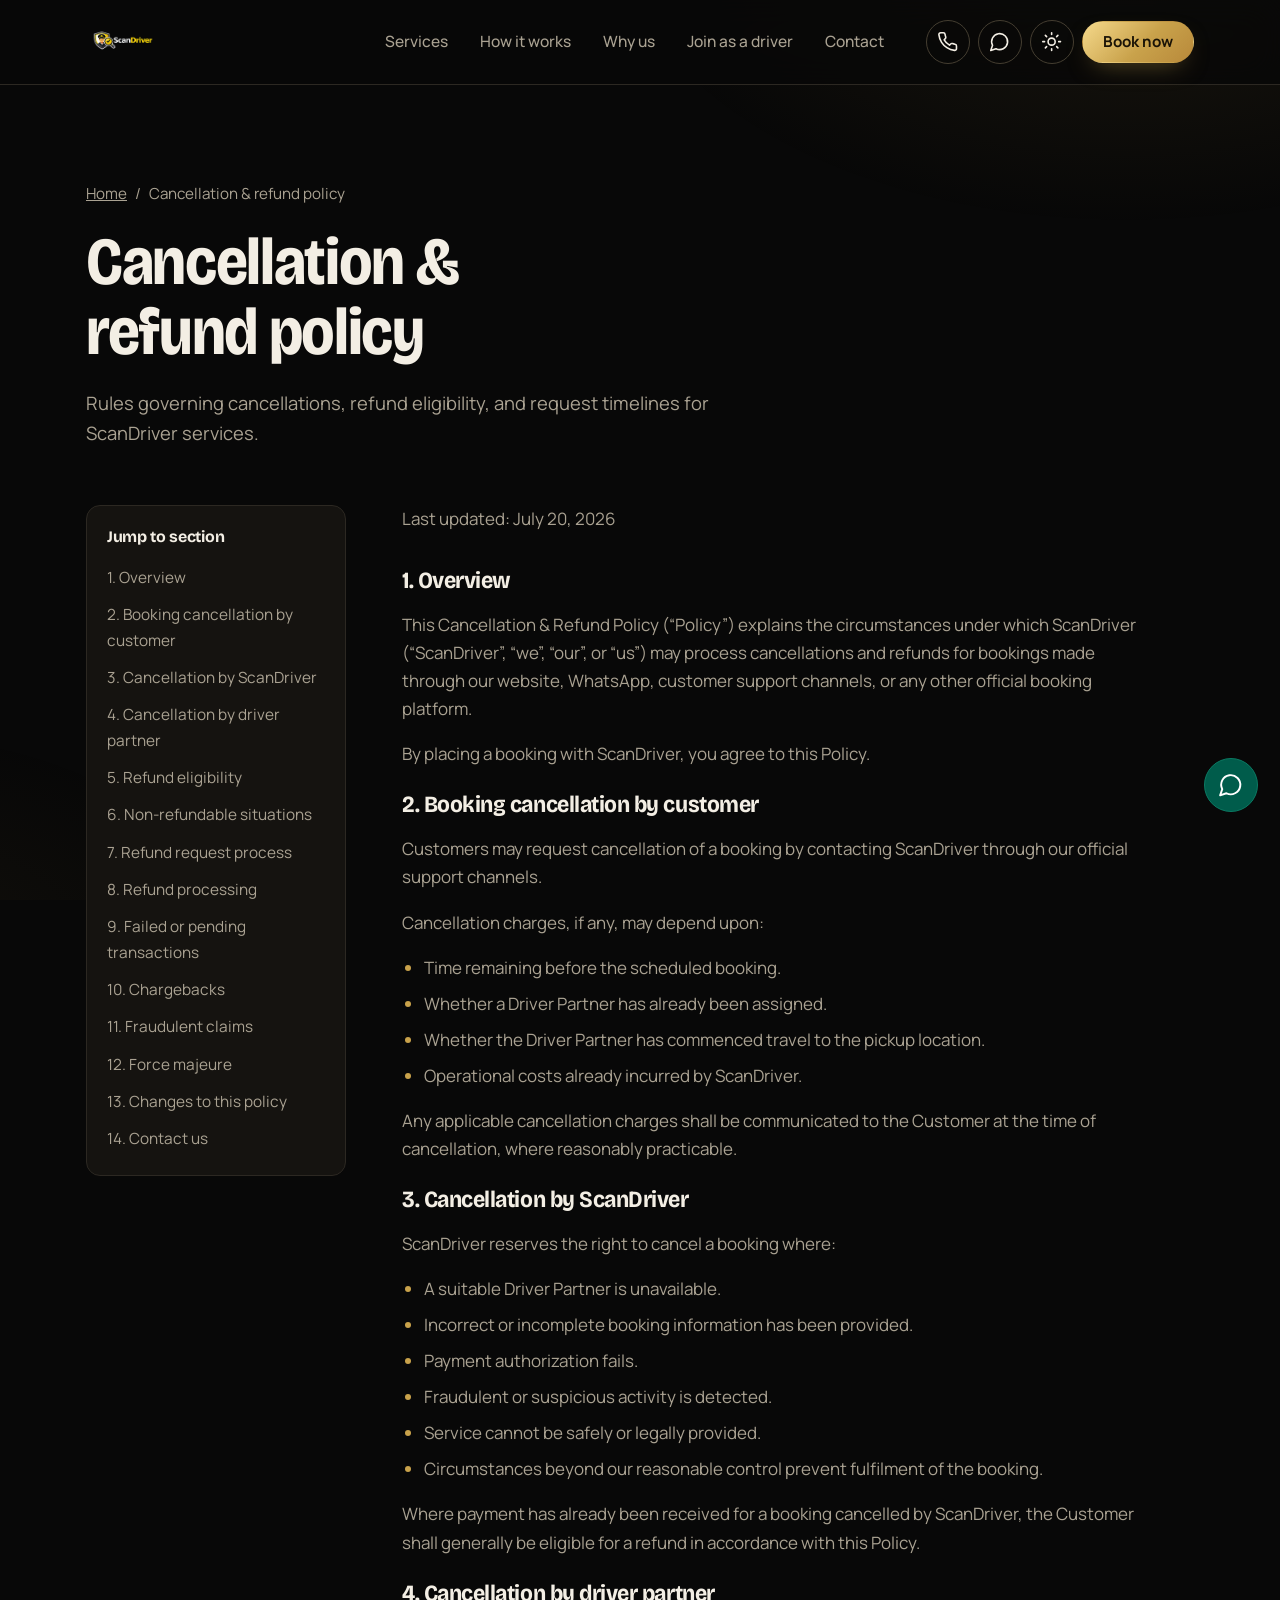
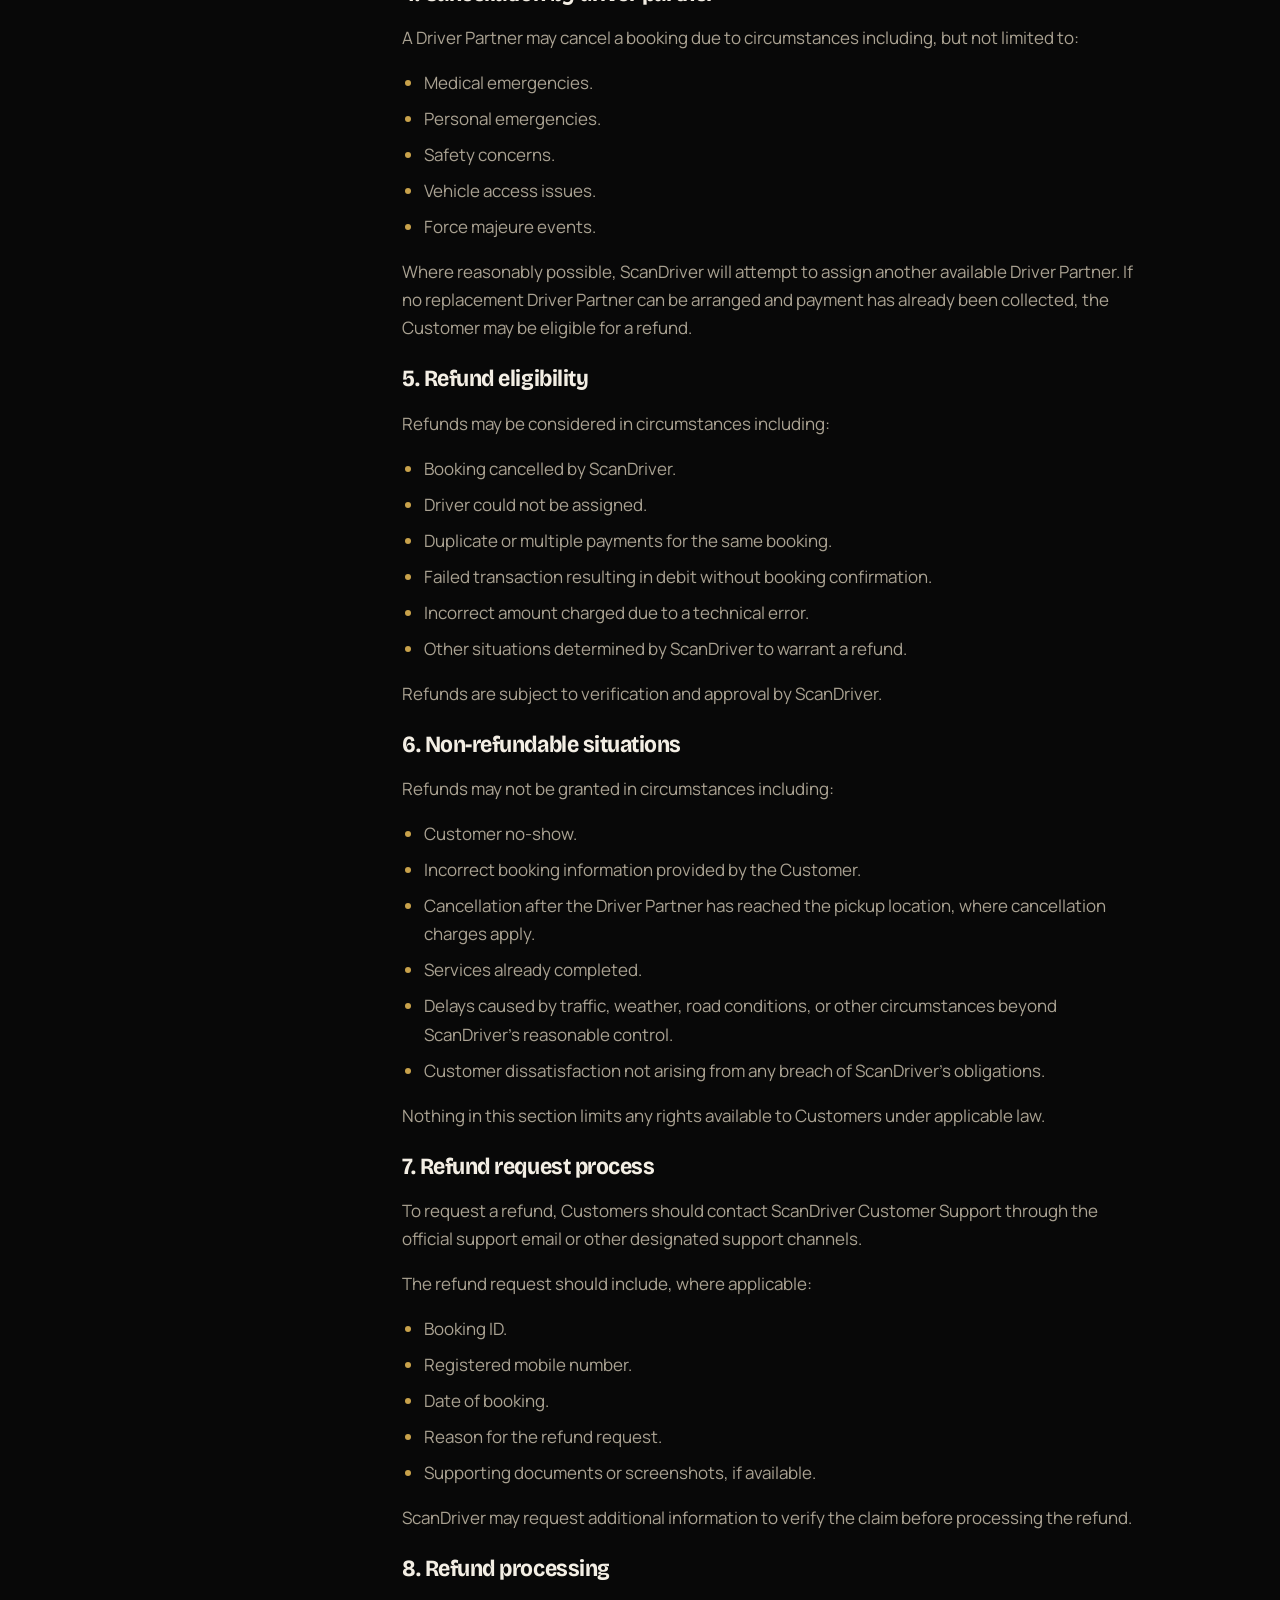
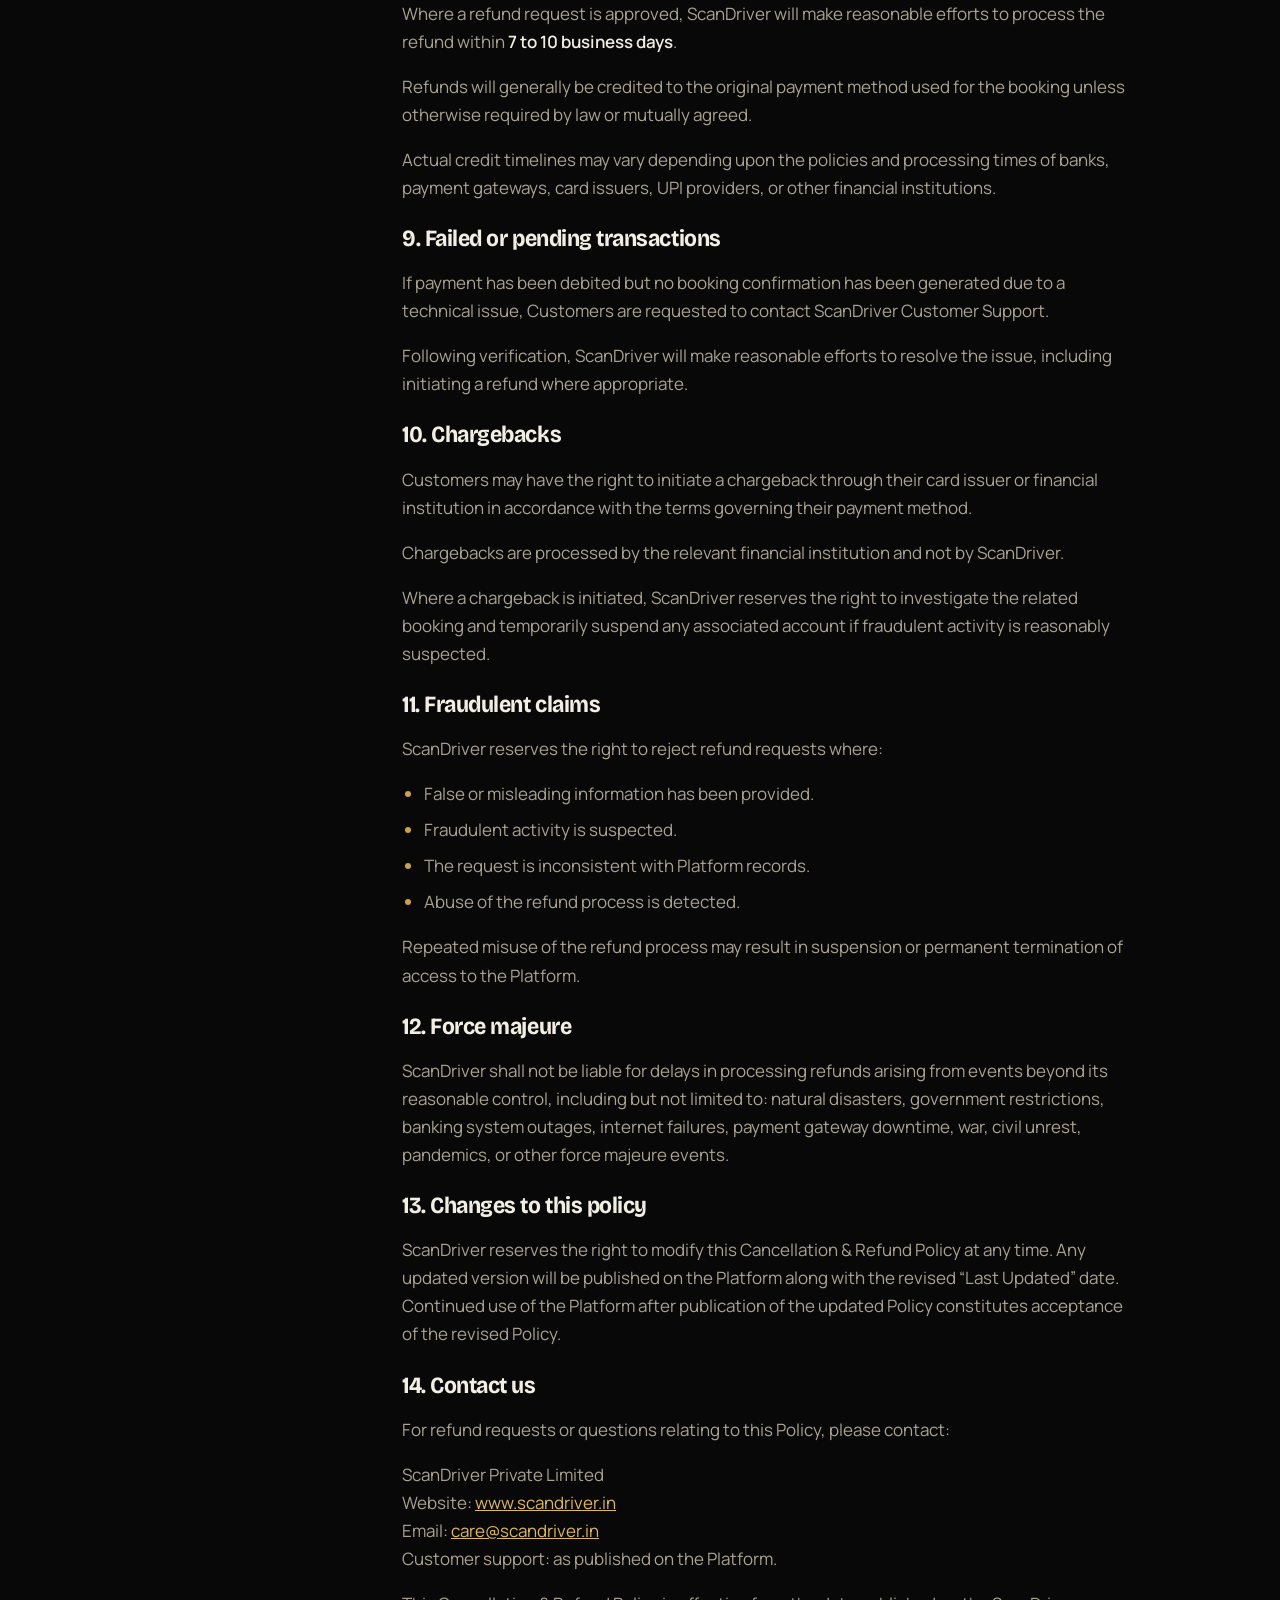
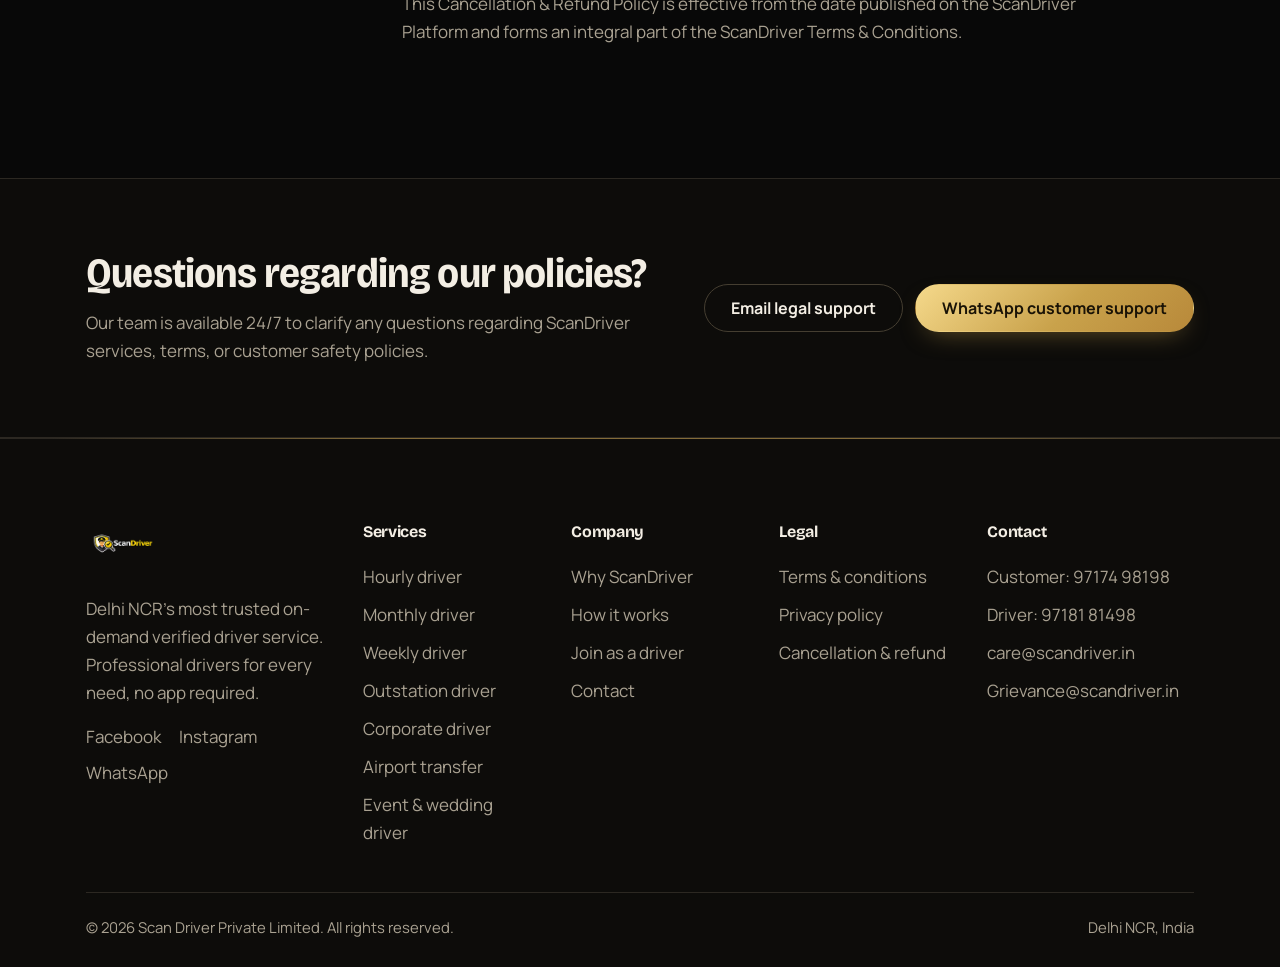
<file: cancellation-and-refund-policy.html>
<!doctype html>
<html lang="en-IN">
<head>
<meta charset="utf-8">
<meta name="viewport" content="width=device-width, initial-scale=1">
<link rel="canonical" href="https://scandriver.in/cancellation-and-refund-policy.html">
<title>Cancellation &amp; refund policy | ScanDriver</title>
<meta name="description" content="ScanDriver cancellation terms, refund eligibility, processing times and how to request a refund for driver bookings in Delhi NCR.">
<meta name="theme-color" content="#080808"><link rel="icon" href="assets/favicon.ico" sizes="48x48"><link rel="icon" type="image/png" sizes="32x32" href="assets/favicon-32.png"><link rel="icon" type="image/png" sizes="16x16" href="assets/favicon-16.png"><link rel="apple-touch-icon" href="assets/apple-touch-icon.png">
<meta property="og:site_name" content="ScanDriver">
<meta property="og:type" content="website">
<meta property="og:locale" content="en_IN">
<meta property="og:title" content="Cancellation &amp; refund policy | ScanDriver">
<meta property="og:description" content="ScanDriver cancellation terms, refund eligibility, processing times and how to request a refund for driver bookings in Delhi NCR.">
<meta property="og:image" content="https://scandriver.in/assets/og-image.png">
<meta property="og:image:width" content="1200">
<meta property="og:image:height" content="630">
<meta property="og:url" content="https://scandriver.in/cancellation-and-refund-policy.html">
<meta name="twitter:card" content="summary_large_image">
<meta name="twitter:image" content="https://scandriver.in/assets/og-image.png">
<script>try{if(localStorage.getItem('sd-theme')==='light')document.documentElement.setAttribute('data-theme','light')}catch(e){}</script>
<link rel="preconnect" href="https://fonts.googleapis.com">
<link rel="preconnect" href="https://fonts.gstatic.com" crossorigin>
<link rel="stylesheet" href="https://fonts.googleapis.com/css2?family=Bricolage+Grotesque:opsz,wdth,wght@12..96,75..100,200..800&family=Manrope:wght@400..800&display=swap">
<link rel="preload" as="image" href="assets/logo-sd.png" fetchpriority="high">
<link rel="stylesheet" href="css/style.css">

</head>
<body>
<svg width="0" height="0" style="position:absolute" aria-hidden="true" focusable="false"><symbol id="i-phone" viewBox="0 0 24 24"><path d="M22 16.92v3a2 2 0 0 1-2.18 2 19.79 19.79 0 0 1-8.63-3.07 19.5 19.5 0 0 1-6-6 19.79 19.79 0 0 1-3.07-8.67A2 2 0 0 1 4.11 2h3a2 2 0 0 1 2 1.72 12.84 12.84 0 0 0 .7 2.81 2 2 0 0 1-.45 2.11L8.09 9.91a16 16 0 0 0 6 6l1.27-1.27a2 2 0 0 1 2.11-.45 12.84 12.84 0 0 0 2.81.7A2 2 0 0 1 22 16.92z"/></symbol><symbol id="i-chat" viewBox="0 0 24 24"><path d="M7.9 20A9 9 0 1 0 4 16.1L2 22z"/></symbol><symbol id="i-sun" viewBox="0 0 24 24"><circle cx="12" cy="12" r="4"/><path d="M12 2v2M12 20v2M4.93 4.93l1.41 1.41M17.66 17.66l1.41 1.41M2 12h2M20 12h2M6.34 17.66l-1.41 1.41M19.07 4.93l-1.41 1.41"/></symbol><symbol id="i-moon" viewBox="0 0 24 24"><path d="M12 3a6 6 0 0 0 9 9 9 9 0 1 1-9-9z"/></symbol><symbol id="i-check" viewBox="0 0 24 24"><path d="M20 6 9 17l-5-5"/></symbol><symbol id="i-menu" viewBox="0 0 24 24"><path d="M4 6h16M4 12h16M4 18h16"/></symbol><symbol id="i-close" viewBox="0 0 24 24"><path d="M18 6 6 18M6 6l12 12"/></symbol><symbol id="i-pin" viewBox="0 0 24 24"><path d="M20 10c0 6-8 12-8 12S4 16 4 10a8 8 0 0 1 16 0z"/><circle cx="12" cy="10" r="3"/></symbol><symbol id="i-shield" viewBox="0 0 24 24"><path d="M20 13c0 5-3.5 7.5-7.66 8.95a1 1 0 0 1-.67-.01C7.5 20.5 4 18 4 13V6a1 1 0 0 1 1-1c2 0 4.5-1.2 6.24-2.72a1.17 1.17 0 0 1 1.52 0C14.51 3.81 17 5 19 5a1 1 0 0 1 1 1z"/><path d="m9 12 2 2 4-4"/></symbol><symbol id="i-clock" viewBox="0 0 24 24"><circle cx="12" cy="12" r="10"/><path d="M12 6v6l4 2"/></symbol><symbol id="i-rupee" viewBox="0 0 24 24"><path d="M6 3h12M6 8h12M6 13l8.5 8M6 13h3M9 13c6.667 0 6.667-10 0-10"/></symbol><symbol id="i-trend" viewBox="0 0 24 24"><path d="m22 7-8.5 8.5-5-5L2 17"/><path d="M16 7h6v6"/></symbol><symbol id="i-lock" viewBox="0 0 24 24"><rect x="4" y="11" width="16" height="10" rx="2"/><path d="M8 11V7a4 4 0 0 1 8 0v4"/></symbol></svg>
<a class="skip-link" href="#main">Skip to content</a>

<header class="site-header">
  <div class="wrap site-header__bar">
    <a class="brand" href="index.html" aria-label="ScanDriver home"><img src="assets/logo-sd.png" alt="ScanDriver" width="171" height="120" data-fallback="wordmark"><img src="assets/logo-sd-dark.png" alt="" aria-hidden="true" width="171" height="120"></a>
    <nav class="nav" aria-label="Main"><a class="nav__link" href="services.html">Services</a><a class="nav__link" href="how-it-works.html">How it works</a><a class="nav__link" href="why-us.html">Why us</a><a class="nav__link" href="join-driver.html">Join as a driver</a><a class="nav__link" href="contact.html">Contact</a></nav>
    <div class="header-actions">
      <a class="icon-btn header-actions__contact" href="tel:+919717498198" aria-label="Call ScanDriver"><svg class="icon" aria-hidden="true" focusable="false"><use href="#i-phone"/></svg></a>
      <a class="icon-btn header-actions__contact" href="https://wa.me/919717498198" target="_blank" rel="noopener" aria-label="Message ScanDriver on WhatsApp"><svg class="icon" aria-hidden="true" focusable="false"><use href="#i-chat"/></svg></a>
      <button class="icon-btn theme-toggle" type="button" data-theme-toggle aria-pressed="false" aria-label="Switch to light mode"><svg class="icon icon--sun" aria-hidden="true" focusable="false"><use href="#i-sun"/></svg><svg class="icon icon--moon" aria-hidden="true" focusable="false"><use href="#i-moon"/></svg></button>
      <a class="btn btn--gold btn--sm header-book" href="booking.html">Book now</a>
      <button class="icon-btn menu-btn" type="button" data-menu-toggle aria-expanded="false" aria-controls="menu-panel" aria-label="Open menu"><svg class="icon icon--open" aria-hidden="true" focusable="false"><use href="#i-menu"/></svg><svg class="icon icon--close" aria-hidden="true" focusable="false"><use href="#i-close"/></svg></button>
    </div>
  </div>
  <div class="menu-panel" id="menu-panel" hidden>
    <div class="wrap menu-panel__inner">
      <div class="menu-group"><p class="menu-group__title">Explore</p><a href="services.html">Services</a><a href="how-it-works.html">How it works</a><a href="why-us.html">Why us</a><a href="join-driver.html">Join as a driver</a><a href="contact.html">Contact</a></div>
      <div class="menu-group"><p class="menu-group__title">Book</p><a href="booking.html">Book a driver</a></div>
      <div class="menu-group"><p class="menu-group__title">Legal</p><a href="terms.html">Terms &amp; conditions</a><a href="privacy-policy.html">Privacy policy</a><a href="cancellation-and-refund-policy.html" aria-current="page">Cancellation &amp; refund</a></div>
    </div>
  </div>
</header>
<main id="main">

<section class="page-hero"><div class="wrap"><nav class="crumbs" aria-label="Breadcrumb"><a href="index.html">Home</a><span aria-hidden="true">/</span><span>Cancellation &amp; refund policy</span></nav><h1>Cancellation &amp; refund policy</h1><p>Rules governing cancellations, refund eligibility, and request timelines for ScanDriver services.</p></div></section>
<section class="section" style="padding-top:0">
  <div class="wrap legal">
    <nav class="toc" aria-label="On this page"><h2>Jump to section</h2><ol><li><a href="#c1">1. Overview</a></li><li><a href="#c2">2. Booking cancellation by customer</a></li><li><a href="#c3">3. Cancellation by ScanDriver</a></li><li><a href="#c4">4. Cancellation by driver partner</a></li><li><a href="#c5">5. Refund eligibility</a></li><li><a href="#c6">6. Non-refundable situations</a></li><li><a href="#c7">7. Refund request process</a></li><li><a href="#c8">8. Refund processing</a></li><li><a href="#c9">9. Failed or pending transactions</a></li><li><a href="#c10">10. Chargebacks</a></li><li><a href="#c11">11. Fraudulent claims</a></li><li><a href="#c12">12. Force majeure</a></li><li><a href="#c13">13. Changes to this policy</a></li><li><a href="#c14">14. Contact us</a></li></ol></nav>
    <div class="legal-body">
      <p class="legal__meta" style="margin:0 0 28px">Last updated: July 20, 2026</p>
      <section id="c1"><h2>1. Overview</h2><p>This Cancellation &amp; Refund Policy (&ldquo;Policy&rdquo;) explains the circumstances under which ScanDriver (&ldquo;ScanDriver&rdquo;, &ldquo;we&rdquo;, &ldquo;our&rdquo;, or &ldquo;us&rdquo;) may process cancellations and refunds for bookings made through our website, WhatsApp, customer support channels, or any other official booking platform.</p><p>By placing a booking with ScanDriver, you agree to this Policy.</p></section><section id="c2"><h2>2. Booking cancellation by customer</h2><p>Customers may request cancellation of a booking by contacting ScanDriver through our official support channels.</p><p>Cancellation charges, if any, may depend upon:</p><ul><li>Time remaining before the scheduled booking.</li><li>Whether a Driver Partner has already been assigned.</li><li>Whether the Driver Partner has commenced travel to the pickup location.</li><li>Operational costs already incurred by ScanDriver.</li></ul><p>Any applicable cancellation charges shall be communicated to the Customer at the time of cancellation, where reasonably practicable.</p></section><section id="c3"><h2>3. Cancellation by ScanDriver</h2><p>ScanDriver reserves the right to cancel a booking where:</p><ul><li>A suitable Driver Partner is unavailable.</li><li>Incorrect or incomplete booking information has been provided.</li><li>Payment authorization fails.</li><li>Fraudulent or suspicious activity is detected.</li><li>Service cannot be safely or legally provided.</li><li>Circumstances beyond our reasonable control prevent fulfilment of the booking.</li></ul><p>Where payment has already been received for a booking cancelled by ScanDriver, the Customer shall generally be eligible for a refund in accordance with this Policy.</p></section><section id="c4"><h2>4. Cancellation by driver partner</h2><p>A Driver Partner may cancel a booking due to circumstances including, but not limited to:</p><ul><li>Medical emergencies.</li><li>Personal emergencies.</li><li>Safety concerns.</li><li>Vehicle access issues.</li><li>Force majeure events.</li></ul><p>Where reasonably possible, ScanDriver will attempt to assign another available Driver Partner. If no replacement Driver Partner can be arranged and payment has already been collected, the Customer may be eligible for a refund.</p></section><section id="c5"><h2>5. Refund eligibility</h2><p>Refunds may be considered in circumstances including:</p><ul><li>Booking cancelled by ScanDriver.</li><li>Driver could not be assigned.</li><li>Duplicate or multiple payments for the same booking.</li><li>Failed transaction resulting in debit without booking confirmation.</li><li>Incorrect amount charged due to a technical error.</li><li>Other situations determined by ScanDriver to warrant a refund.</li></ul><p>Refunds are subject to verification and approval by ScanDriver.</p></section><section id="c6"><h2>6. Non-refundable situations</h2><p>Refunds may not be granted in circumstances including:</p><ul><li>Customer no-show.</li><li>Incorrect booking information provided by the Customer.</li><li>Cancellation after the Driver Partner has reached the pickup location, where cancellation charges apply.</li><li>Services already completed.</li><li>Delays caused by traffic, weather, road conditions, or other circumstances beyond ScanDriver's reasonable control.</li><li>Customer dissatisfaction not arising from any breach of ScanDriver's obligations.</li></ul><p>Nothing in this section limits any rights available to Customers under applicable law.</p></section><section id="c7"><h2>7. Refund request process</h2><p>To request a refund, Customers should contact ScanDriver Customer Support through the official support email or other designated support channels.</p><p>The refund request should include, where applicable:</p><ul><li>Booking ID.</li><li>Registered mobile number.</li><li>Date of booking.</li><li>Reason for the refund request.</li><li>Supporting documents or screenshots, if available.</li></ul><p>ScanDriver may request additional information to verify the claim before processing the refund.</p></section><section id="c8"><h2>8. Refund processing</h2><p>Where a refund request is approved, ScanDriver will make reasonable efforts to process the refund within <strong>7 to 10 business days</strong>.</p><p>Refunds will generally be credited to the original payment method used for the booking unless otherwise required by law or mutually agreed.</p><p>Actual credit timelines may vary depending upon the policies and processing times of banks, payment gateways, card issuers, UPI providers, or other financial institutions.</p></section><section id="c9"><h2>9. Failed or pending transactions</h2><p>If payment has been debited but no booking confirmation has been generated due to a technical issue, Customers are requested to contact ScanDriver Customer Support.</p><p>Following verification, ScanDriver will make reasonable efforts to resolve the issue, including initiating a refund where appropriate.</p></section><section id="c10"><h2>10. Chargebacks</h2><p>Customers may have the right to initiate a chargeback through their card issuer or financial institution in accordance with the terms governing their payment method.</p><p>Chargebacks are processed by the relevant financial institution and not by ScanDriver.</p><p>Where a chargeback is initiated, ScanDriver reserves the right to investigate the related booking and temporarily suspend any associated account if fraudulent activity is reasonably suspected.</p></section><section id="c11"><h2>11. Fraudulent claims</h2><p>ScanDriver reserves the right to reject refund requests where:</p><ul><li>False or misleading information has been provided.</li><li>Fraudulent activity is suspected.</li><li>The request is inconsistent with Platform records.</li><li>Abuse of the refund process is detected.</li></ul><p>Repeated misuse of the refund process may result in suspension or permanent termination of access to the Platform.</p></section><section id="c12"><h2>12. Force majeure</h2><p>ScanDriver shall not be liable for delays in processing refunds arising from events beyond its reasonable control, including but not limited to: natural disasters, government restrictions, banking system outages, internet failures, payment gateway downtime, war, civil unrest, pandemics, or other force majeure events.</p></section><section id="c13"><h2>13. Changes to this policy</h2><p>ScanDriver reserves the right to modify this Cancellation &amp; Refund Policy at any time. Any updated version will be published on the Platform along with the revised &ldquo;Last Updated&rdquo; date. Continued use of the Platform after publication of the updated Policy constitutes acceptance of the revised Policy.</p></section><section id="c14"><h2>14. Contact us</h2><p>For refund requests or questions relating to this Policy, please contact:</p><p>ScanDriver Private Limited<br>Website: <a href="https://www.scandriver.in">www.scandriver.in</a><br>Email: <a href="mailto:care@scandriver.in">care@scandriver.in</a><br>Customer support: as published on the Platform.</p><p>This Cancellation &amp; Refund Policy is effective from the date published on the ScanDriver Platform and forms an integral part of the ScanDriver Terms &amp; Conditions.</p></section>
      
    </div>
  </div>
</section>
<section class="section section--raised section--tight">
  <div class="wrap band">
    <div>
      <h2>Questions regarding our policies?</h2>
      <p>Our team is available 24/7 to clarify any questions regarding ScanDriver services, terms, or customer safety policies.</p>
    </div>
    <div class="cta__actions" style="margin:0">
      <a class="btn btn--line" href="mailto:care@scandriver.in">Email legal support</a>
      <a class="btn btn--gold" href="https://wa.me/919717498198" target="_blank" rel="noopener">WhatsApp customer support</a>
    </div>
  </div>
</section>

</main>

<footer class="site-footer">
  <div class="wrap">
    <div class="footer-grid">
      <div class="footer-brand">
        <a class="brand" href="index.html" aria-label="ScanDriver home"><img src="assets/logo-sd.png" alt="ScanDriver" width="171" height="120" loading="lazy" data-fallback="wordmark"><img src="assets/logo-sd-dark.png" alt="" aria-hidden="true" width="171" height="120" loading="lazy"></a>
        <p>Delhi NCR's most trusted on-demand verified driver service. Professional drivers for every need, no app required.</p>
        <div class="footer-social">
          <a href="https://www.facebook.com/profile.php?id=61590935150854" target="_blank" rel="noopener">Facebook</a>
          <a href="https://www.instagram.com/scan_driver/" target="_blank" rel="noopener">Instagram</a>
          <a href="https://wa.me/919717498198" target="_blank" rel="noopener">WhatsApp</a>
        </div>
      </div>
      <div class="footer-col"><h2>Services</h2><ul><li><a href="booking.html?service=hourly">Hourly driver</a></li><li><a href="booking.html?service=monthly">Monthly driver</a></li><li><a href="booking.html?service=weekly">Weekly driver</a></li><li><a href="booking.html?service=outstation">Outstation driver</a></li><li><a href="booking.html?service=corporate">Corporate driver</a></li><li><a href="booking.html?service=airport">Airport transfer</a></li><li><a href="booking.html?service=event">Event &amp; wedding driver</a></li></ul></div>
      <div class="footer-col"><h2>Company</h2><ul>
        <li><a href="why-us.html">Why ScanDriver</a></li>
        <li><a href="how-it-works.html">How it works</a></li>
        <li><a href="join-driver.html">Join as a driver</a></li>
        <li><a href="contact.html">Contact</a></li>
      </ul></div>
      <div class="footer-col"><h2>Legal</h2><ul><li><a href="terms.html">Terms &amp; conditions</a></li><li><a href="privacy-policy.html">Privacy policy</a></li><li><a href="cancellation-and-refund-policy.html">Cancellation &amp; refund</a></li></ul></div>
      <div class="footer-col"><h2>Contact</h2><ul>
        <li><a href="tel:+919717498198">Customer: 97174 98198</a></li>
        <li><a href="tel:+919718181498">Driver: 97181 81498</a></li>
        <li><a href="mailto:care@scandriver.in">care@scandriver.in</a></li>
        <li><a href="mailto:grievance@scandriver.in">Grievance@scandriver.in</a></li>
      </ul></div>
    </div>
    <div class="footer-bottom">
      <p>&copy; 2026 Scan Driver Private Limited. All rights reserved.</p>
      <p>Delhi NCR, India</p>
    </div>
  </div>
</footer>
<div class="action-bar">
  <a class="btn btn--line" href="tel:+919717498198"><svg class="icon" aria-hidden="true" focusable="false"><use href="#i-phone"/></svg>Call</a>
  <a class="btn btn--line" href="https://wa.me/919717498198" target="_blank" rel="noopener"><svg class="icon" aria-hidden="true" focusable="false"><use href="#i-chat"/></svg>WhatsApp</a>
  <a class="btn btn--gold" href="booking.html">Book now</a>
</div>
<script src="js/main.js" defer></script>
</body>
</html>
</file>
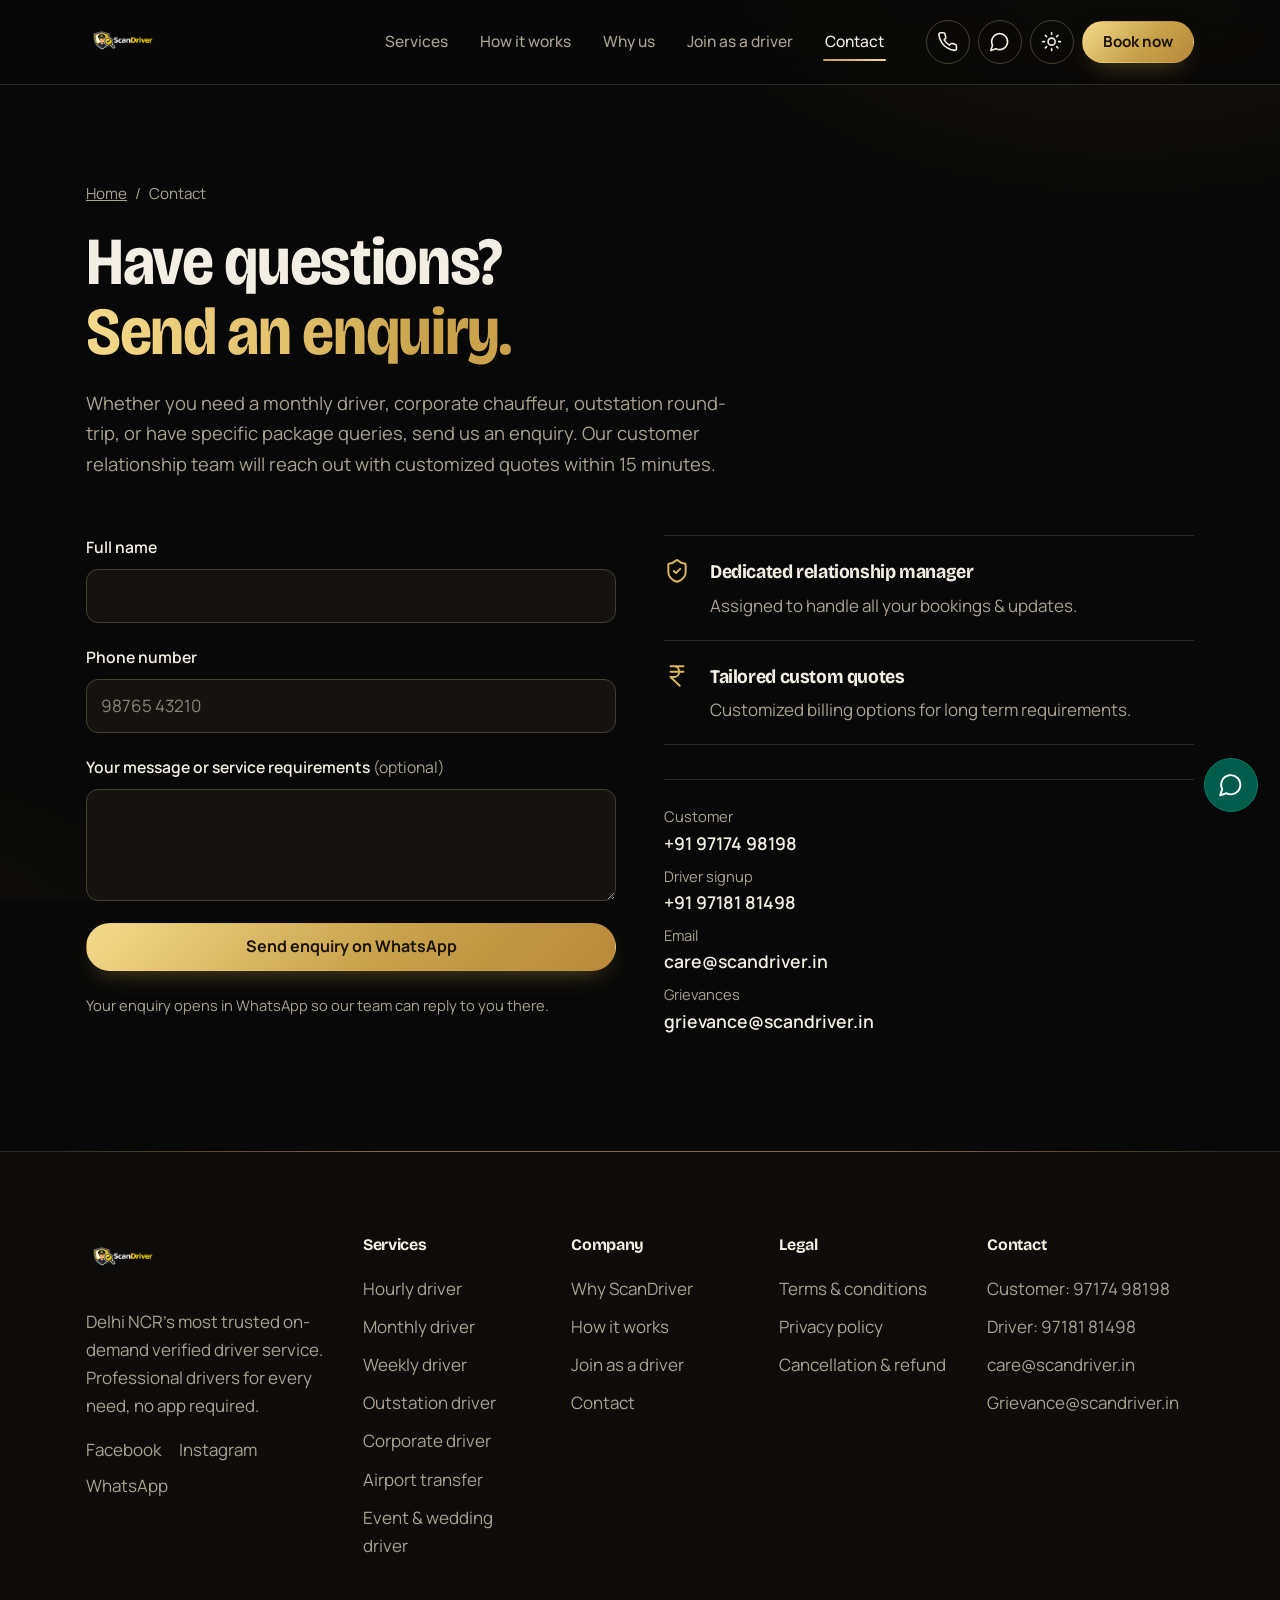
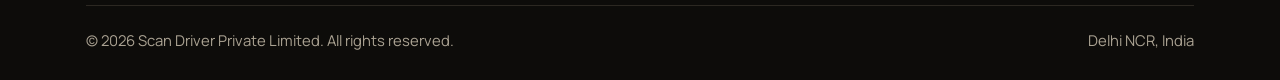
<file: contact.html>
<!doctype html>
<html lang="en-IN">
<head>
<meta charset="utf-8">
<meta name="viewport" content="width=device-width, initial-scale=1">
<link rel="canonical" href="https://scandriver.in/contact.html">
<title>Contact ScanDriver | Enquiries and custom quotes | Delhi NCR</title>
<meta name="description" content="Send an enquiry for monthly, corporate or outstation drivers in Delhi NCR. Our relationship team replies with a custom quote within 15 minutes.">
<meta name="theme-color" content="#080808"><link rel="icon" href="assets/favicon.ico" sizes="48x48"><link rel="icon" type="image/png" sizes="32x32" href="assets/favicon-32.png"><link rel="icon" type="image/png" sizes="16x16" href="assets/favicon-16.png"><link rel="apple-touch-icon" href="assets/apple-touch-icon.png">
<meta property="og:site_name" content="ScanDriver">
<meta property="og:type" content="website">
<meta property="og:locale" content="en_IN">
<meta property="og:title" content="Contact ScanDriver | Enquiries and custom quotes | Delhi NCR">
<meta property="og:description" content="Send an enquiry for monthly, corporate or outstation drivers in Delhi NCR. Our relationship team replies with a custom quote within 15 minutes.">
<meta property="og:image" content="https://scandriver.in/assets/og-image.png">
<meta property="og:image:width" content="1200">
<meta property="og:image:height" content="630">
<meta property="og:url" content="https://scandriver.in/contact.html">
<meta name="twitter:card" content="summary_large_image">
<meta name="twitter:image" content="https://scandriver.in/assets/og-image.png">
<script>try{if(localStorage.getItem('sd-theme')==='light')document.documentElement.setAttribute('data-theme','light')}catch(e){}</script>
<link rel="preconnect" href="https://fonts.googleapis.com">
<link rel="preconnect" href="https://fonts.gstatic.com" crossorigin>
<link rel="stylesheet" href="https://fonts.googleapis.com/css2?family=Bricolage+Grotesque:opsz,wdth,wght@12..96,75..100,200..800&family=Manrope:wght@400..800&display=swap">
<link rel="preload" as="image" href="assets/logo-sd.png" fetchpriority="high">
<link rel="stylesheet" href="css/style.css">

</head>
<body>
<svg width="0" height="0" style="position:absolute" aria-hidden="true" focusable="false"><symbol id="i-phone" viewBox="0 0 24 24"><path d="M22 16.92v3a2 2 0 0 1-2.18 2 19.79 19.79 0 0 1-8.63-3.07 19.5 19.5 0 0 1-6-6 19.79 19.79 0 0 1-3.07-8.67A2 2 0 0 1 4.11 2h3a2 2 0 0 1 2 1.72 12.84 12.84 0 0 0 .7 2.81 2 2 0 0 1-.45 2.11L8.09 9.91a16 16 0 0 0 6 6l1.27-1.27a2 2 0 0 1 2.11-.45 12.84 12.84 0 0 0 2.81.7A2 2 0 0 1 22 16.92z"/></symbol><symbol id="i-chat" viewBox="0 0 24 24"><path d="M7.9 20A9 9 0 1 0 4 16.1L2 22z"/></symbol><symbol id="i-sun" viewBox="0 0 24 24"><circle cx="12" cy="12" r="4"/><path d="M12 2v2M12 20v2M4.93 4.93l1.41 1.41M17.66 17.66l1.41 1.41M2 12h2M20 12h2M6.34 17.66l-1.41 1.41M19.07 4.93l-1.41 1.41"/></symbol><symbol id="i-moon" viewBox="0 0 24 24"><path d="M12 3a6 6 0 0 0 9 9 9 9 0 1 1-9-9z"/></symbol><symbol id="i-check" viewBox="0 0 24 24"><path d="M20 6 9 17l-5-5"/></symbol><symbol id="i-menu" viewBox="0 0 24 24"><path d="M4 6h16M4 12h16M4 18h16"/></symbol><symbol id="i-close" viewBox="0 0 24 24"><path d="M18 6 6 18M6 6l12 12"/></symbol><symbol id="i-pin" viewBox="0 0 24 24"><path d="M20 10c0 6-8 12-8 12S4 16 4 10a8 8 0 0 1 16 0z"/><circle cx="12" cy="10" r="3"/></symbol><symbol id="i-shield" viewBox="0 0 24 24"><path d="M20 13c0 5-3.5 7.5-7.66 8.95a1 1 0 0 1-.67-.01C7.5 20.5 4 18 4 13V6a1 1 0 0 1 1-1c2 0 4.5-1.2 6.24-2.72a1.17 1.17 0 0 1 1.52 0C14.51 3.81 17 5 19 5a1 1 0 0 1 1 1z"/><path d="m9 12 2 2 4-4"/></symbol><symbol id="i-clock" viewBox="0 0 24 24"><circle cx="12" cy="12" r="10"/><path d="M12 6v6l4 2"/></symbol><symbol id="i-rupee" viewBox="0 0 24 24"><path d="M6 3h12M6 8h12M6 13l8.5 8M6 13h3M9 13c6.667 0 6.667-10 0-10"/></symbol><symbol id="i-trend" viewBox="0 0 24 24"><path d="m22 7-8.5 8.5-5-5L2 17"/><path d="M16 7h6v6"/></symbol><symbol id="i-lock" viewBox="0 0 24 24"><rect x="4" y="11" width="16" height="10" rx="2"/><path d="M8 11V7a4 4 0 0 1 8 0v4"/></symbol></svg>
<a class="skip-link" href="#main">Skip to content</a>

<header class="site-header">
  <div class="wrap site-header__bar">
    <a class="brand" href="index.html" aria-label="ScanDriver home"><img src="assets/logo-sd.png" alt="ScanDriver" width="171" height="120" data-fallback="wordmark"><img src="assets/logo-sd-dark.png" alt="" aria-hidden="true" width="171" height="120"></a>
    <nav class="nav" aria-label="Main"><a class="nav__link" href="services.html">Services</a><a class="nav__link" href="how-it-works.html">How it works</a><a class="nav__link" href="why-us.html">Why us</a><a class="nav__link" href="join-driver.html">Join as a driver</a><a class="nav__link" href="contact.html" aria-current="page">Contact</a></nav>
    <div class="header-actions">
      <a class="icon-btn header-actions__contact" href="tel:+919717498198" aria-label="Call ScanDriver"><svg class="icon" aria-hidden="true" focusable="false"><use href="#i-phone"/></svg></a>
      <a class="icon-btn header-actions__contact" href="https://wa.me/919717498198" target="_blank" rel="noopener" aria-label="Message ScanDriver on WhatsApp"><svg class="icon" aria-hidden="true" focusable="false"><use href="#i-chat"/></svg></a>
      <button class="icon-btn theme-toggle" type="button" data-theme-toggle aria-pressed="false" aria-label="Switch to light mode"><svg class="icon icon--sun" aria-hidden="true" focusable="false"><use href="#i-sun"/></svg><svg class="icon icon--moon" aria-hidden="true" focusable="false"><use href="#i-moon"/></svg></button>
      <a class="btn btn--gold btn--sm header-book" href="booking.html">Book now</a>
      <button class="icon-btn menu-btn" type="button" data-menu-toggle aria-expanded="false" aria-controls="menu-panel" aria-label="Open menu"><svg class="icon icon--open" aria-hidden="true" focusable="false"><use href="#i-menu"/></svg><svg class="icon icon--close" aria-hidden="true" focusable="false"><use href="#i-close"/></svg></button>
    </div>
  </div>
  <div class="menu-panel" id="menu-panel" hidden>
    <div class="wrap menu-panel__inner">
      <div class="menu-group"><p class="menu-group__title">Explore</p><a href="services.html">Services</a><a href="how-it-works.html">How it works</a><a href="why-us.html">Why us</a><a href="join-driver.html">Join as a driver</a><a href="contact.html" aria-current="page">Contact</a></div>
      <div class="menu-group"><p class="menu-group__title">Book</p><a href="booking.html">Book a driver</a></div>
      <div class="menu-group"><p class="menu-group__title">Legal</p><a href="terms.html">Terms &amp; conditions</a><a href="privacy-policy.html">Privacy policy</a><a href="cancellation-and-refund-policy.html">Cancellation &amp; refund</a></div>
    </div>
  </div>
</header>
<main id="main">

<section class="page-hero page-hero--wide"><div class="wrap"><nav class="crumbs" aria-label="Breadcrumb"><a href="index.html">Home</a><span aria-hidden="true">/</span><span>Contact</span></nav><h1>Have questions? <span class="grad">Send an enquiry.</span></h1><p>Whether you need a monthly driver, corporate chauffeur, outstation round-trip, or have specific package queries, send us an enquiry. Our customer relationship team will reach out with customized quotes within 15 minutes.</p></div></section>

<section class="section" style="padding-top:0">
  <div class="wrap form-grid form-grid--contact">
    <form id="enquiry-form" class="form" novalidate>
      <div class="field">
        <label for="e-name">Full name</label>
        <input class="input" id="e-name" name="name" type="text" autocomplete="name" required>
        <p class="error" hidden></p>
      </div>
      <div class="field">
        <label for="e-phone">Phone number</label>
        <input class="input" id="e-phone" name="phone" type="tel" inputmode="tel" autocomplete="tel" placeholder="98765 43210" required>
        <p class="error" hidden></p>
      </div>
      <div class="field">
        <label for="e-message">Your message or service requirements <span class="opt">(optional)</span></label>
        <textarea class="textarea" id="e-message" name="message"></textarea>
      </div>
      <button class="btn btn--gold" type="submit">Send enquiry on WhatsApp</button>
      <p class="hint">Your enquiry opens in WhatsApp so our team can reply to you there.</p>
      <p class="form-status" id="enquiry-status" role="status" hidden></p>
    </form>
    <div>
      <ul class="checks">
        <li class="check"><svg class="icon" aria-hidden="true" focusable="false"><use href="#i-shield"/></svg><div><h3>Dedicated relationship manager</h3><p>Assigned to handle all your bookings &amp; updates.</p></div></li>
        <li class="check"><svg class="icon" aria-hidden="true" focusable="false"><use href="#i-rupee"/></svg><div><h3>Tailored custom quotes</h3><p>Customized billing options for long term requirements.</p></div></li>
      </ul>
      <div class="contact-lines" style="grid-template-columns:1fr">
        <div><span>Customer</span><a href="tel:+919717498198">+91 97174 98198</a></div>
        <div><span>Driver signup</span><a href="tel:+919718181498">+91 97181 81498</a></div>
        <div><span>Email</span><a href="mailto:care@scandriver.in">care@scandriver.in</a></div>
        <div><span>Grievances</span><a href="mailto:grievance@scandriver.in">grievance@scandriver.in</a></div>
      </div>
    </div>
  </div>
</section>

</main>

<footer class="site-footer">
  <div class="wrap">
    <div class="footer-grid">
      <div class="footer-brand">
        <a class="brand" href="index.html" aria-label="ScanDriver home"><img src="assets/logo-sd.png" alt="ScanDriver" width="171" height="120" loading="lazy" data-fallback="wordmark"><img src="assets/logo-sd-dark.png" alt="" aria-hidden="true" width="171" height="120" loading="lazy"></a>
        <p>Delhi NCR's most trusted on-demand verified driver service. Professional drivers for every need, no app required.</p>
        <div class="footer-social">
          <a href="https://www.facebook.com/profile.php?id=61590935150854" target="_blank" rel="noopener">Facebook</a>
          <a href="https://www.instagram.com/scan_driver/" target="_blank" rel="noopener">Instagram</a>
          <a href="https://wa.me/919717498198" target="_blank" rel="noopener">WhatsApp</a>
        </div>
      </div>
      <div class="footer-col"><h2>Services</h2><ul><li><a href="booking.html?service=hourly">Hourly driver</a></li><li><a href="booking.html?service=monthly">Monthly driver</a></li><li><a href="booking.html?service=weekly">Weekly driver</a></li><li><a href="booking.html?service=outstation">Outstation driver</a></li><li><a href="booking.html?service=corporate">Corporate driver</a></li><li><a href="booking.html?service=airport">Airport transfer</a></li><li><a href="booking.html?service=event">Event &amp; wedding driver</a></li></ul></div>
      <div class="footer-col"><h2>Company</h2><ul>
        <li><a href="why-us.html">Why ScanDriver</a></li>
        <li><a href="how-it-works.html">How it works</a></li>
        <li><a href="join-driver.html">Join as a driver</a></li>
        <li><a href="contact.html">Contact</a></li>
      </ul></div>
      <div class="footer-col"><h2>Legal</h2><ul><li><a href="terms.html">Terms &amp; conditions</a></li><li><a href="privacy-policy.html">Privacy policy</a></li><li><a href="cancellation-and-refund-policy.html">Cancellation &amp; refund</a></li></ul></div>
      <div class="footer-col"><h2>Contact</h2><ul>
        <li><a href="tel:+919717498198">Customer: 97174 98198</a></li>
        <li><a href="tel:+919718181498">Driver: 97181 81498</a></li>
        <li><a href="mailto:care@scandriver.in">care@scandriver.in</a></li>
        <li><a href="mailto:grievance@scandriver.in">Grievance@scandriver.in</a></li>
      </ul></div>
    </div>
    <div class="footer-bottom">
      <p>&copy; 2026 Scan Driver Private Limited. All rights reserved.</p>
      <p>Delhi NCR, India</p>
    </div>
  </div>
</footer>
<div class="action-bar">
  <a class="btn btn--line" href="tel:+919717498198"><svg class="icon" aria-hidden="true" focusable="false"><use href="#i-phone"/></svg>Call</a>
  <a class="btn btn--line" href="https://wa.me/919717498198" target="_blank" rel="noopener"><svg class="icon" aria-hidden="true" focusable="false"><use href="#i-chat"/></svg>WhatsApp</a>
  <a class="btn btn--gold" href="booking.html">Book now</a>
</div>
<script src="js/main.js" defer></script><script src="js/forms.js" defer></script>
</body>
</html>
</file>
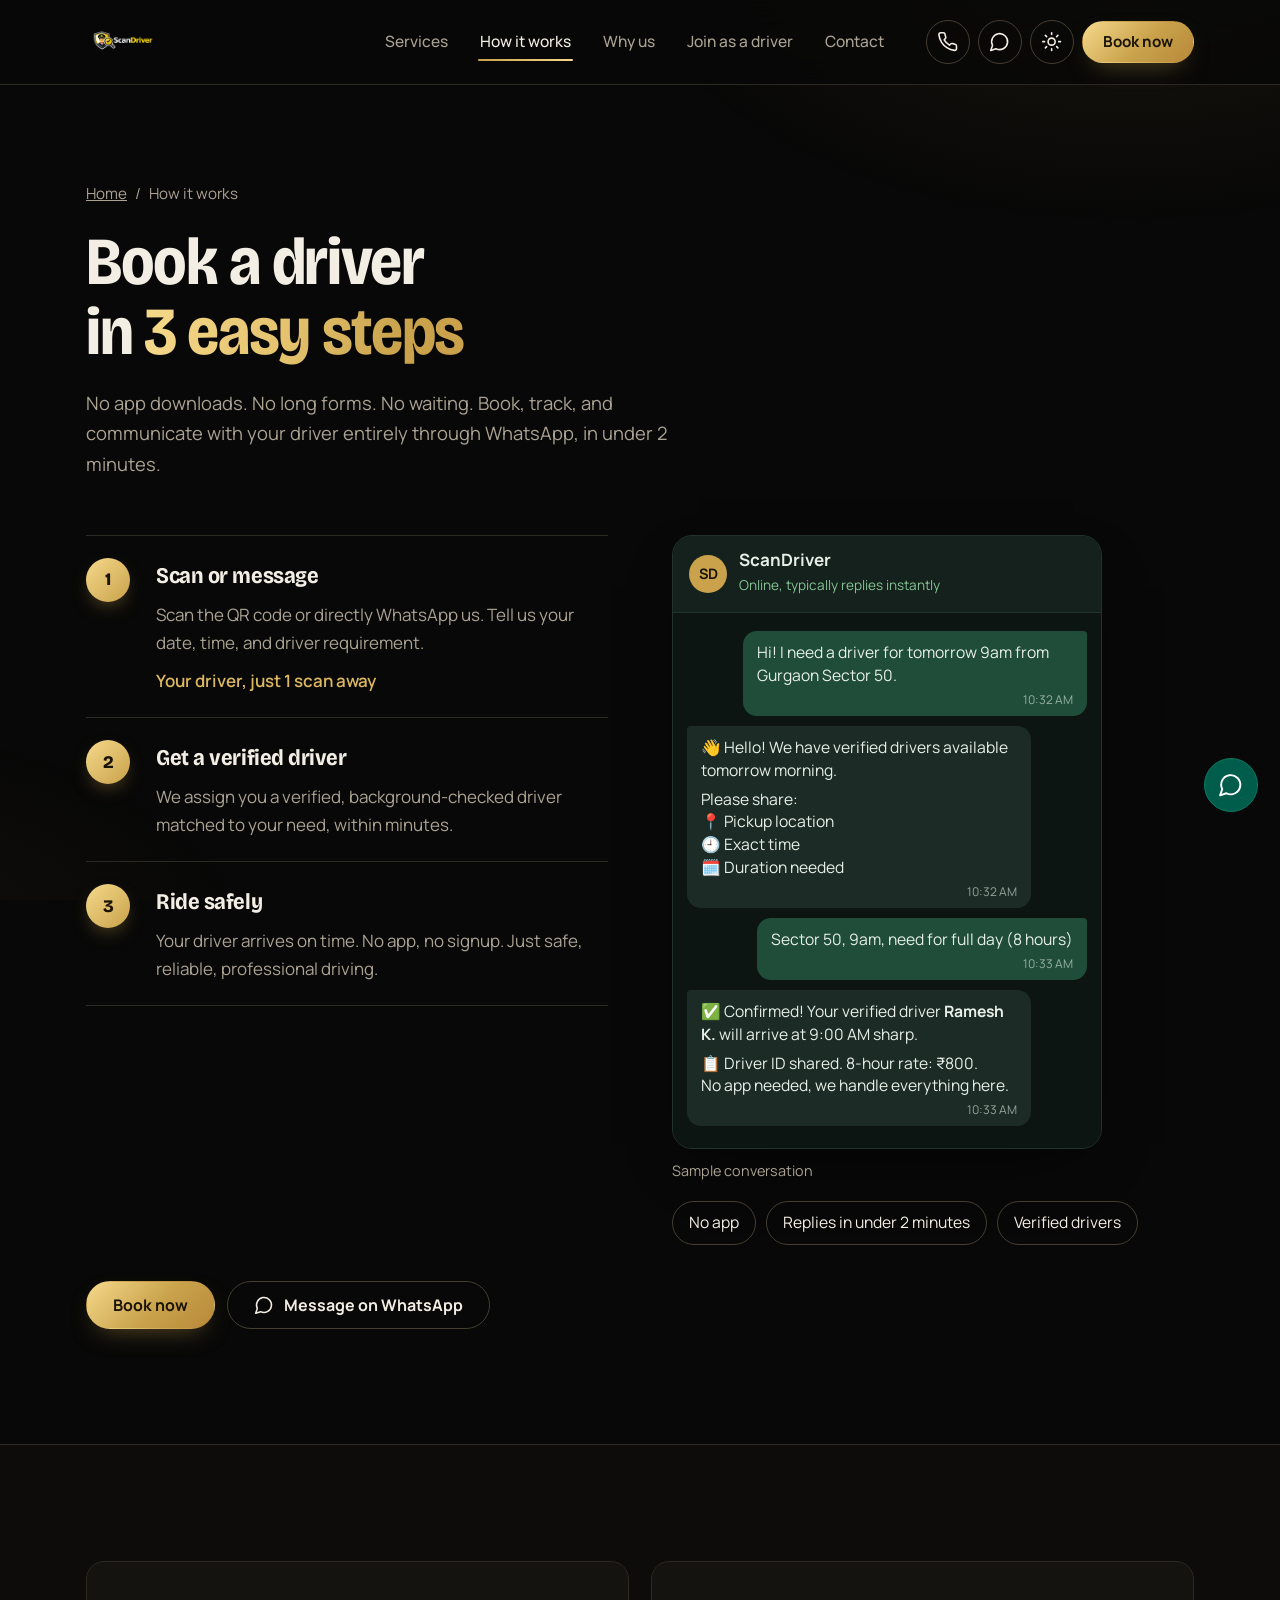
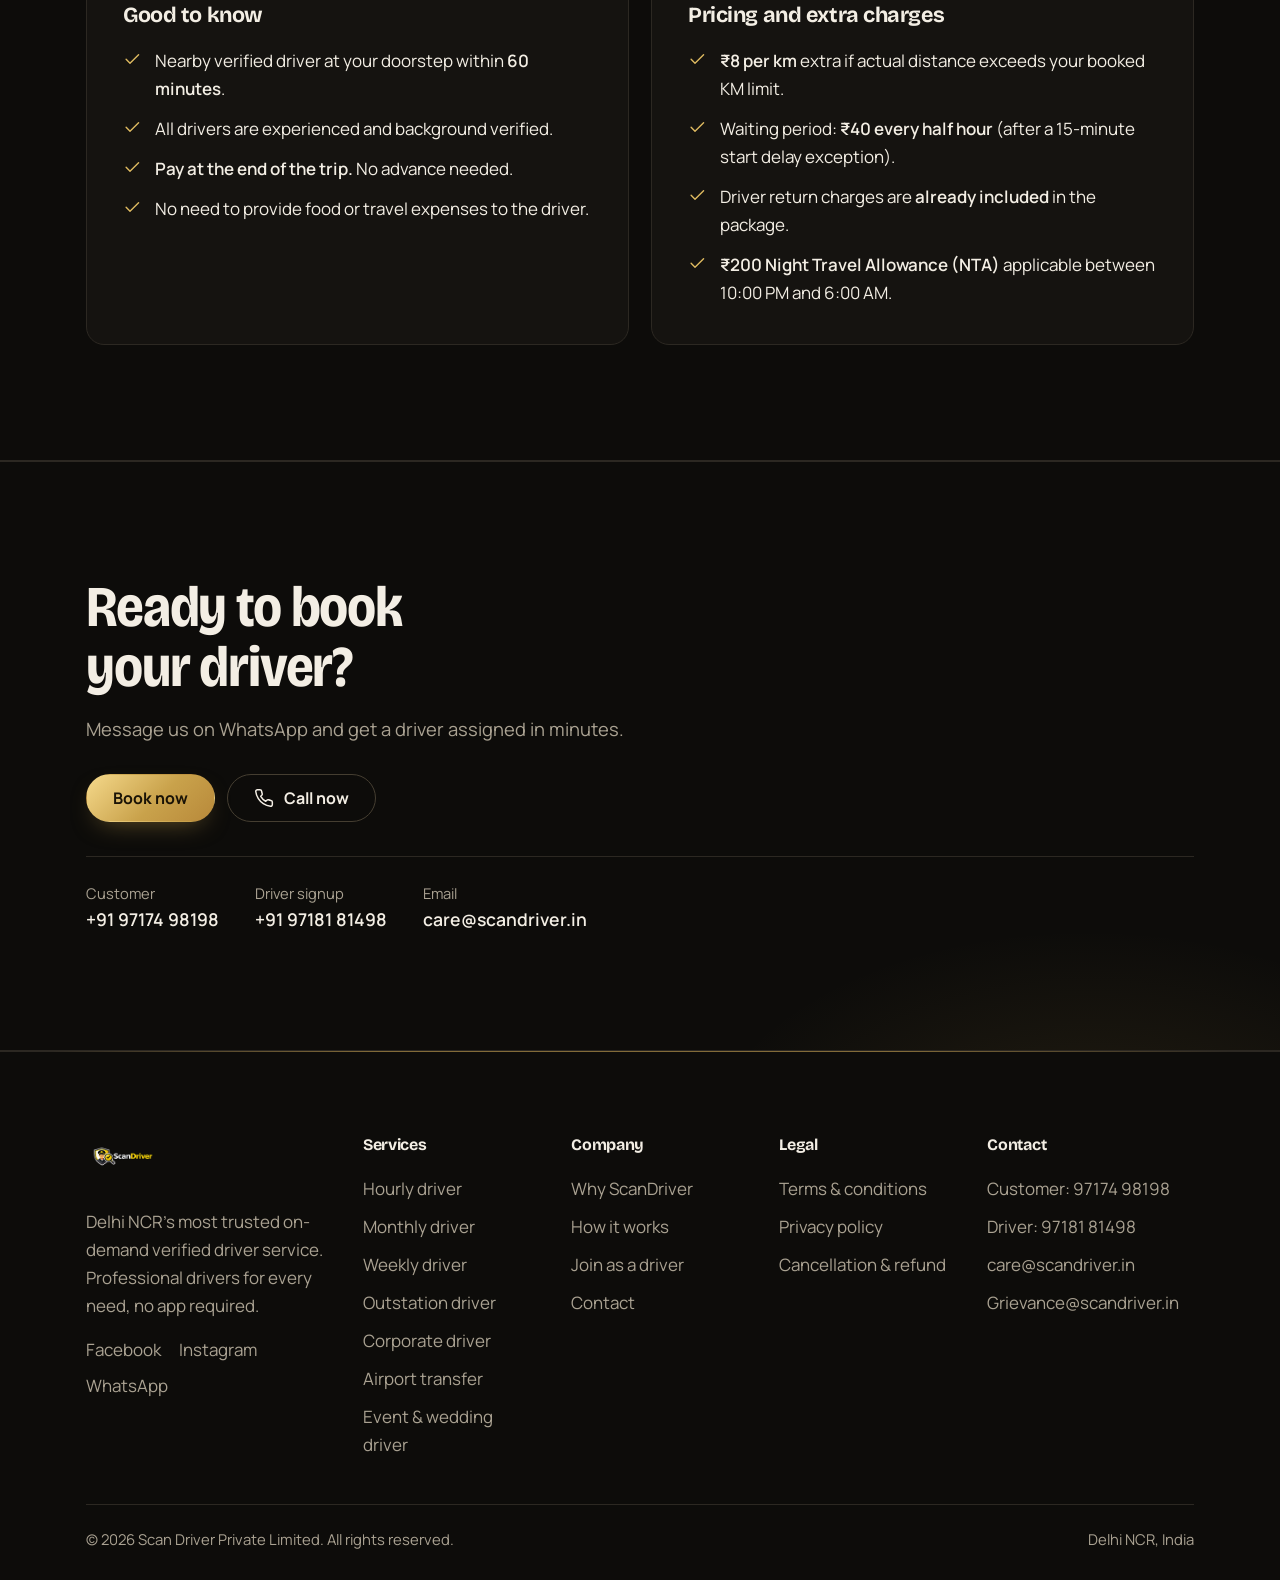
<file: how-it-works.html>
<!doctype html>
<html lang="en-IN">
<head>
<meta charset="utf-8">
<meta name="viewport" content="width=device-width, initial-scale=1">
<link rel="canonical" href="https://scandriver.in/how-it-works.html">
<title>How booking works | WhatsApp-first driver booking | ScanDriver</title>
<meta name="description" content="Book a verified driver in three steps with no app and no signup. Scan the QR code or message us on WhatsApp and get a driver in minutes.">
<meta name="theme-color" content="#080808"><link rel="icon" href="assets/favicon.ico" sizes="48x48"><link rel="icon" type="image/png" sizes="32x32" href="assets/favicon-32.png"><link rel="icon" type="image/png" sizes="16x16" href="assets/favicon-16.png"><link rel="apple-touch-icon" href="assets/apple-touch-icon.png">
<meta property="og:site_name" content="ScanDriver">
<meta property="og:type" content="website">
<meta property="og:locale" content="en_IN">
<meta property="og:title" content="How booking works | WhatsApp-first driver booking | ScanDriver">
<meta property="og:description" content="Book a verified driver in three steps with no app and no signup. Scan the QR code or message us on WhatsApp and get a driver in minutes.">
<meta property="og:image" content="https://scandriver.in/assets/og-image.png">
<meta property="og:image:width" content="1200">
<meta property="og:image:height" content="630">
<meta property="og:url" content="https://scandriver.in/how-it-works.html">
<meta name="twitter:card" content="summary_large_image">
<meta name="twitter:image" content="https://scandriver.in/assets/og-image.png">
<script>try{if(localStorage.getItem('sd-theme')==='light')document.documentElement.setAttribute('data-theme','light')}catch(e){}</script>
<link rel="preconnect" href="https://fonts.googleapis.com">
<link rel="preconnect" href="https://fonts.gstatic.com" crossorigin>
<link rel="stylesheet" href="https://fonts.googleapis.com/css2?family=Bricolage+Grotesque:opsz,wdth,wght@12..96,75..100,200..800&family=Manrope:wght@400..800&display=swap">
<link rel="preload" as="image" href="assets/logo-sd.png" fetchpriority="high">
<link rel="stylesheet" href="css/style.css">

</head>
<body>
<svg width="0" height="0" style="position:absolute" aria-hidden="true" focusable="false"><symbol id="i-phone" viewBox="0 0 24 24"><path d="M22 16.92v3a2 2 0 0 1-2.18 2 19.79 19.79 0 0 1-8.63-3.07 19.5 19.5 0 0 1-6-6 19.79 19.79 0 0 1-3.07-8.67A2 2 0 0 1 4.11 2h3a2 2 0 0 1 2 1.72 12.84 12.84 0 0 0 .7 2.81 2 2 0 0 1-.45 2.11L8.09 9.91a16 16 0 0 0 6 6l1.27-1.27a2 2 0 0 1 2.11-.45 12.84 12.84 0 0 0 2.81.7A2 2 0 0 1 22 16.92z"/></symbol><symbol id="i-chat" viewBox="0 0 24 24"><path d="M7.9 20A9 9 0 1 0 4 16.1L2 22z"/></symbol><symbol id="i-sun" viewBox="0 0 24 24"><circle cx="12" cy="12" r="4"/><path d="M12 2v2M12 20v2M4.93 4.93l1.41 1.41M17.66 17.66l1.41 1.41M2 12h2M20 12h2M6.34 17.66l-1.41 1.41M19.07 4.93l-1.41 1.41"/></symbol><symbol id="i-moon" viewBox="0 0 24 24"><path d="M12 3a6 6 0 0 0 9 9 9 9 0 1 1-9-9z"/></symbol><symbol id="i-check" viewBox="0 0 24 24"><path d="M20 6 9 17l-5-5"/></symbol><symbol id="i-menu" viewBox="0 0 24 24"><path d="M4 6h16M4 12h16M4 18h16"/></symbol><symbol id="i-close" viewBox="0 0 24 24"><path d="M18 6 6 18M6 6l12 12"/></symbol><symbol id="i-pin" viewBox="0 0 24 24"><path d="M20 10c0 6-8 12-8 12S4 16 4 10a8 8 0 0 1 16 0z"/><circle cx="12" cy="10" r="3"/></symbol><symbol id="i-shield" viewBox="0 0 24 24"><path d="M20 13c0 5-3.5 7.5-7.66 8.95a1 1 0 0 1-.67-.01C7.5 20.5 4 18 4 13V6a1 1 0 0 1 1-1c2 0 4.5-1.2 6.24-2.72a1.17 1.17 0 0 1 1.52 0C14.51 3.81 17 5 19 5a1 1 0 0 1 1 1z"/><path d="m9 12 2 2 4-4"/></symbol><symbol id="i-clock" viewBox="0 0 24 24"><circle cx="12" cy="12" r="10"/><path d="M12 6v6l4 2"/></symbol><symbol id="i-rupee" viewBox="0 0 24 24"><path d="M6 3h12M6 8h12M6 13l8.5 8M6 13h3M9 13c6.667 0 6.667-10 0-10"/></symbol><symbol id="i-trend" viewBox="0 0 24 24"><path d="m22 7-8.5 8.5-5-5L2 17"/><path d="M16 7h6v6"/></symbol><symbol id="i-lock" viewBox="0 0 24 24"><rect x="4" y="11" width="16" height="10" rx="2"/><path d="M8 11V7a4 4 0 0 1 8 0v4"/></symbol></svg>
<a class="skip-link" href="#main">Skip to content</a>

<header class="site-header">
  <div class="wrap site-header__bar">
    <a class="brand" href="index.html" aria-label="ScanDriver home"><img src="assets/logo-sd.png" alt="ScanDriver" width="171" height="120" data-fallback="wordmark"><img src="assets/logo-sd-dark.png" alt="" aria-hidden="true" width="171" height="120"></a>
    <nav class="nav" aria-label="Main"><a class="nav__link" href="services.html">Services</a><a class="nav__link" href="how-it-works.html" aria-current="page">How it works</a><a class="nav__link" href="why-us.html">Why us</a><a class="nav__link" href="join-driver.html">Join as a driver</a><a class="nav__link" href="contact.html">Contact</a></nav>
    <div class="header-actions">
      <a class="icon-btn header-actions__contact" href="tel:+919717498198" aria-label="Call ScanDriver"><svg class="icon" aria-hidden="true" focusable="false"><use href="#i-phone"/></svg></a>
      <a class="icon-btn header-actions__contact" href="https://wa.me/919717498198" target="_blank" rel="noopener" aria-label="Message ScanDriver on WhatsApp"><svg class="icon" aria-hidden="true" focusable="false"><use href="#i-chat"/></svg></a>
      <button class="icon-btn theme-toggle" type="button" data-theme-toggle aria-pressed="false" aria-label="Switch to light mode"><svg class="icon icon--sun" aria-hidden="true" focusable="false"><use href="#i-sun"/></svg><svg class="icon icon--moon" aria-hidden="true" focusable="false"><use href="#i-moon"/></svg></button>
      <a class="btn btn--gold btn--sm header-book" href="booking.html">Book now</a>
      <button class="icon-btn menu-btn" type="button" data-menu-toggle aria-expanded="false" aria-controls="menu-panel" aria-label="Open menu"><svg class="icon icon--open" aria-hidden="true" focusable="false"><use href="#i-menu"/></svg><svg class="icon icon--close" aria-hidden="true" focusable="false"><use href="#i-close"/></svg></button>
    </div>
  </div>
  <div class="menu-panel" id="menu-panel" hidden>
    <div class="wrap menu-panel__inner">
      <div class="menu-group"><p class="menu-group__title">Explore</p><a href="services.html">Services</a><a href="how-it-works.html" aria-current="page">How it works</a><a href="why-us.html">Why us</a><a href="join-driver.html">Join as a driver</a><a href="contact.html">Contact</a></div>
      <div class="menu-group"><p class="menu-group__title">Book</p><a href="booking.html">Book a driver</a></div>
      <div class="menu-group"><p class="menu-group__title">Legal</p><a href="terms.html">Terms &amp; conditions</a><a href="privacy-policy.html">Privacy policy</a><a href="cancellation-and-refund-policy.html">Cancellation &amp; refund</a></div>
    </div>
  </div>
</header>
<main id="main">

<section class="page-hero"><div class="wrap"><nav class="crumbs" aria-label="Breadcrumb"><a href="index.html">Home</a><span aria-hidden="true">/</span><span>How it works</span></nav><h1>Book a driver in <span class="grad">3 easy steps</span></h1><p>No app downloads. No long forms. No waiting. Book, track, and communicate with your driver entirely through WhatsApp, in under 2 minutes.</p></div></section>

<section class="section" style="padding-top:0">
  <div class="wrap steps-grid">
    <ol class="steps">
  <li class="step"><span class="step__n" aria-hidden="true">1</span><div>
    <h3>Scan or message</h3>
    <p>Scan the QR code or directly WhatsApp us. Tell us your date, time, and driver requirement.</p>
    <p class="step__note">Your driver, just 1 scan away</p>
  </div></li>
  <li class="step"><span class="step__n" aria-hidden="true">2</span><div>
    <h3>Get a verified driver</h3>
    <p>We assign you a verified, background-checked driver matched to your need, within minutes.</p>
  </div></li>
  <li class="step"><span class="step__n" aria-hidden="true">3</span><div>
    <h3>Ride safely</h3>
    <p>Your driver arrives on time. No app, no signup. Just safe, reliable, professional driving.</p>
  </div></li>
</ol>
    <div>
      <div class="chat-wrap">
<figure class="chat" aria-label="Sample WhatsApp booking conversation">
  <div class="chat__bar"><span class="chat__avatar" aria-hidden="true">SD</span><div><b>ScanDriver</b><small>Online, typically replies instantly</small></div></div>
  <div class="chat__body">
    <div class="msg msg--out"><p>Hi! I need a driver for tomorrow 9am from Gurgaon Sector 50.</p><time>10:32 AM</time></div>
    <div class="msg msg--in"><p>&#128075; Hello! We have verified drivers available tomorrow morning.</p><p>Please share:<br>&#128205; Pickup location<br>&#128344; Exact time<br>&#128467;&#65039; Duration needed</p><time>10:32 AM</time></div>
    <div class="msg msg--out"><p>Sector 50, 9am, need for full day (8 hours)</p><time>10:33 AM</time></div>
    <div class="msg msg--in"><p>&#9989; Confirmed! Your verified driver <b>Ramesh K.</b> will arrive at 9:00 AM sharp.</p><p>&#128203; Driver ID shared. 8-hour rate: &#8377;800.<br>No app needed, we handle everything here.</p><time>10:33 AM</time></div>
  </div>
</figure>
<p class="chat__note">Sample conversation</p>
</div>
      <div class="chip-list" style="margin-top:18px"><span class="chip">No app</span><span class="chip">Replies in under 2 minutes</span><span class="chip">Verified drivers</span></div>
    </div>
  </div>
  <div class="wrap hero__cta" style="margin-top:36px">
    <a class="btn btn--gold" href="booking.html">Book now</a>
    <a class="btn btn--line" href="https://wa.me/919717498198?text=Hi%20ScanDriver!%20I%20need%20a%20driver." target="_blank" rel="noopener"><svg class="icon" aria-hidden="true" focusable="false"><use href="#i-chat"/></svg>Message on WhatsApp</a>
  </div>
</section>

<section class="section section--raised">
  <div class="wrap split">
    <div class="panel">
  <h3>Good to know</h3>
  <ul class="tick-list">
    <li><svg class="icon" aria-hidden="true" focusable="false"><use href="#i-check"/></svg><span>Nearby verified driver at your doorstep within <b>60 minutes</b>.</span></li>
    <li><svg class="icon" aria-hidden="true" focusable="false"><use href="#i-check"/></svg><span>All drivers are experienced and background verified.</span></li>
    <li><svg class="icon" aria-hidden="true" focusable="false"><use href="#i-check"/></svg><span><b>Pay at the end of the trip.</b> No advance needed.</span></li>
    <li><svg class="icon" aria-hidden="true" focusable="false"><use href="#i-check"/></svg><span>No need to provide food or travel expenses to the driver.</span></li>
  </ul>
</div>
    <div class="panel">
  <h3>Pricing and extra charges</h3>
  <ul class="tick-list">
    <li><svg class="icon" aria-hidden="true" focusable="false"><use href="#i-check"/></svg><span><b>&#8377;8 per km</b> extra if actual distance exceeds your booked KM limit.</span></li>
    <li><svg class="icon" aria-hidden="true" focusable="false"><use href="#i-check"/></svg><span>Waiting period: <b>&#8377;40 every half hour</b> (after a 15-minute start delay exception).</span></li>
    <li><svg class="icon" aria-hidden="true" focusable="false"><use href="#i-check"/></svg><span>Driver return charges are <b>already included</b> in the package.</span></li>
    <li><svg class="icon" aria-hidden="true" focusable="false"><use href="#i-check"/></svg><span><b>&#8377;200 Night Travel Allowance (NTA)</b> applicable between 10:00 PM and 6:00 AM.</span></li>
  </ul>
</div>
  </div>
</section>

<section class="section section--raised cta">
  <div class="wrap">
    <h2>Ready to book your driver?</h2>
    <p>Message us on WhatsApp and get a driver assigned in minutes.</p>
    <div class="cta__actions">
      <a class="btn btn--gold" href="booking.html">Book now</a>
      <a class="btn btn--line" href="tel:+919717498198"><svg class="icon" aria-hidden="true" focusable="false"><use href="#i-phone"/></svg>Call now</a>
    </div>
    <div class="contact-lines">
      <div><span>Customer</span><a href="tel:+919717498198">+91 97174 98198</a></div>
      <div><span>Driver signup</span><a href="tel:+919718181498">+91 97181 81498</a></div>
      <div><span>Email</span><a href="mailto:care@scandriver.in">care@scandriver.in</a></div>
    </div>
  </div>
</section>

</main>

<footer class="site-footer">
  <div class="wrap">
    <div class="footer-grid">
      <div class="footer-brand">
        <a class="brand" href="index.html" aria-label="ScanDriver home"><img src="assets/logo-sd.png" alt="ScanDriver" width="171" height="120" loading="lazy" data-fallback="wordmark"><img src="assets/logo-sd-dark.png" alt="" aria-hidden="true" width="171" height="120" loading="lazy"></a>
        <p>Delhi NCR's most trusted on-demand verified driver service. Professional drivers for every need, no app required.</p>
        <div class="footer-social">
          <a href="https://www.facebook.com/profile.php?id=61590935150854" target="_blank" rel="noopener">Facebook</a>
          <a href="https://www.instagram.com/scan_driver/" target="_blank" rel="noopener">Instagram</a>
          <a href="https://wa.me/919717498198" target="_blank" rel="noopener">WhatsApp</a>
        </div>
      </div>
      <div class="footer-col"><h2>Services</h2><ul><li><a href="booking.html?service=hourly">Hourly driver</a></li><li><a href="booking.html?service=monthly">Monthly driver</a></li><li><a href="booking.html?service=weekly">Weekly driver</a></li><li><a href="booking.html?service=outstation">Outstation driver</a></li><li><a href="booking.html?service=corporate">Corporate driver</a></li><li><a href="booking.html?service=airport">Airport transfer</a></li><li><a href="booking.html?service=event">Event &amp; wedding driver</a></li></ul></div>
      <div class="footer-col"><h2>Company</h2><ul>
        <li><a href="why-us.html">Why ScanDriver</a></li>
        <li><a href="how-it-works.html">How it works</a></li>
        <li><a href="join-driver.html">Join as a driver</a></li>
        <li><a href="contact.html">Contact</a></li>
      </ul></div>
      <div class="footer-col"><h2>Legal</h2><ul><li><a href="terms.html">Terms &amp; conditions</a></li><li><a href="privacy-policy.html">Privacy policy</a></li><li><a href="cancellation-and-refund-policy.html">Cancellation &amp; refund</a></li></ul></div>
      <div class="footer-col"><h2>Contact</h2><ul>
        <li><a href="tel:+919717498198">Customer: 97174 98198</a></li>
        <li><a href="tel:+919718181498">Driver: 97181 81498</a></li>
        <li><a href="mailto:care@scandriver.in">care@scandriver.in</a></li>
        <li><a href="mailto:grievance@scandriver.in">Grievance@scandriver.in</a></li>
      </ul></div>
    </div>
    <div class="footer-bottom">
      <p>&copy; 2026 Scan Driver Private Limited. All rights reserved.</p>
      <p>Delhi NCR, India</p>
    </div>
  </div>
</footer>
<div class="action-bar">
  <a class="btn btn--line" href="tel:+919717498198"><svg class="icon" aria-hidden="true" focusable="false"><use href="#i-phone"/></svg>Call</a>
  <a class="btn btn--line" href="https://wa.me/919717498198" target="_blank" rel="noopener"><svg class="icon" aria-hidden="true" focusable="false"><use href="#i-chat"/></svg>WhatsApp</a>
  <a class="btn btn--gold" href="booking.html">Book now</a>
</div>
<script src="js/main.js" defer></script>
</body>
</html>
</file>
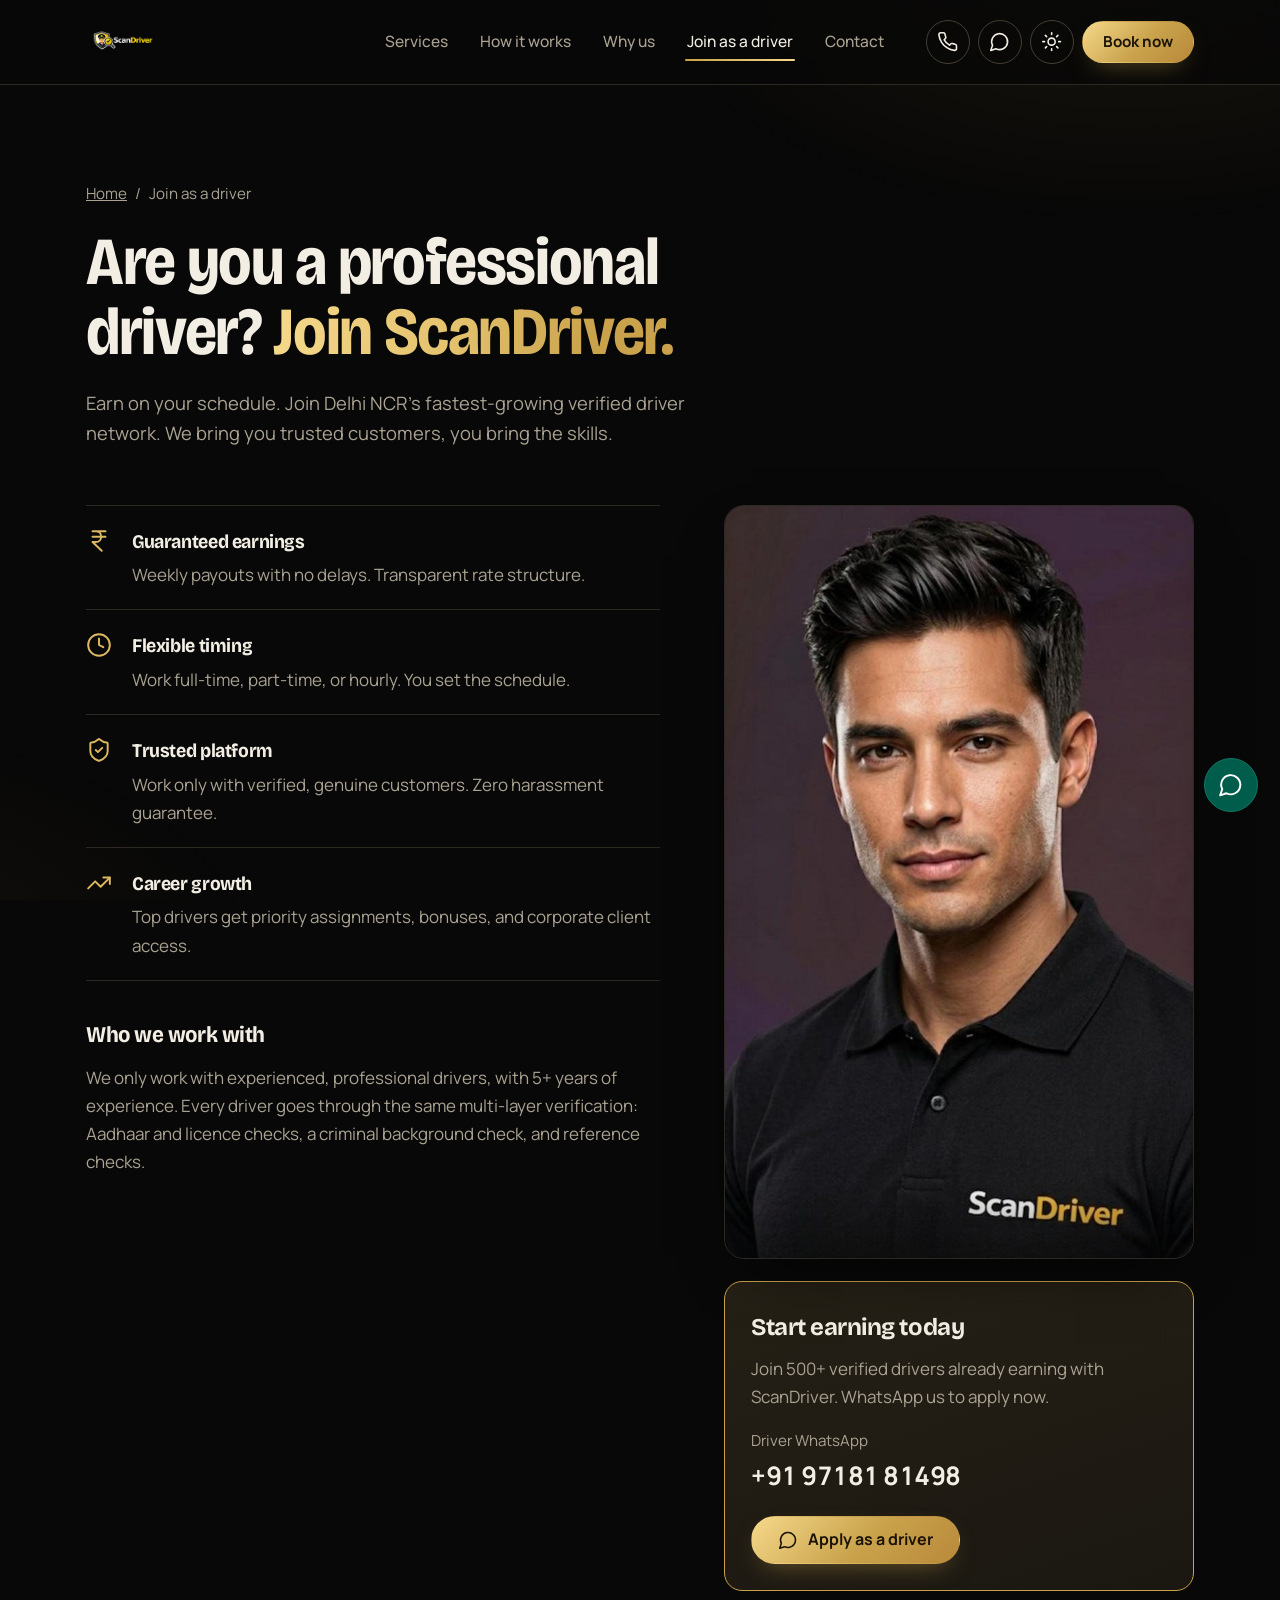
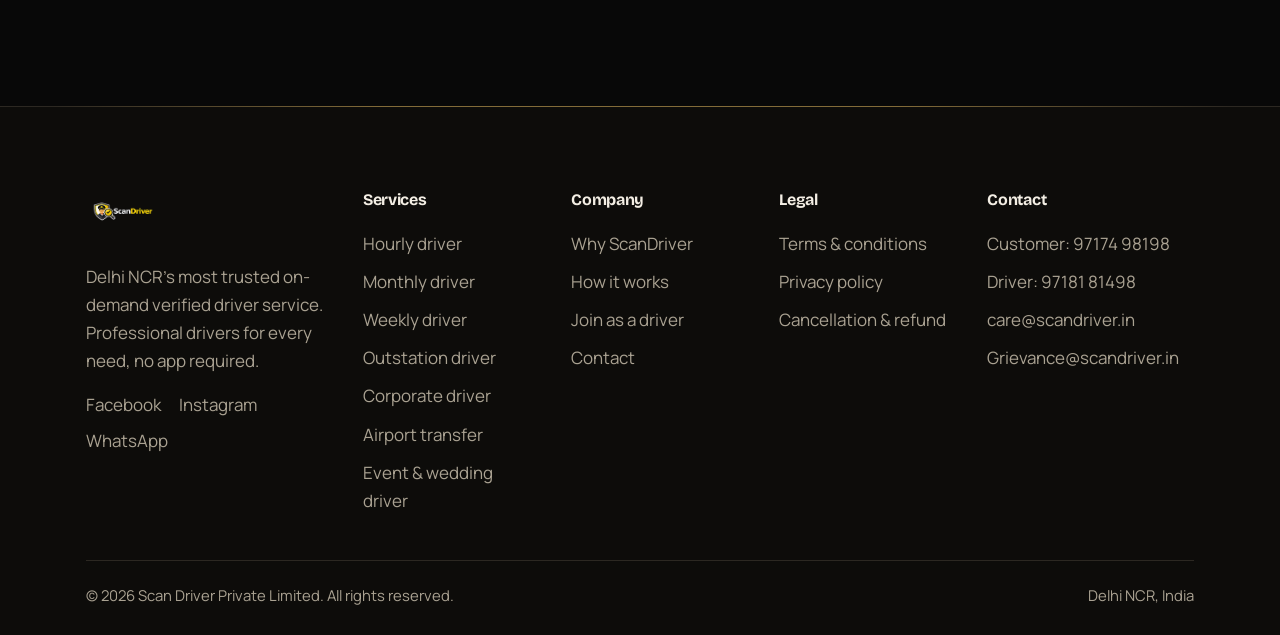
<file: join-driver.html>
<!doctype html>
<html lang="en-IN">
<head>
<meta charset="utf-8">
<meta name="viewport" content="width=device-width, initial-scale=1">
<link rel="canonical" href="https://scandriver.in/join-driver.html">
<title>Join ScanDriver as a driver | Earn on your schedule | Delhi NCR</title>
<meta name="description" content="Professional drivers in Delhi NCR: join ScanDriver for weekly payouts, flexible timing and verified customers. Apply on WhatsApp.">
<meta name="theme-color" content="#080808"><link rel="icon" href="assets/favicon.ico" sizes="48x48"><link rel="icon" type="image/png" sizes="32x32" href="assets/favicon-32.png"><link rel="icon" type="image/png" sizes="16x16" href="assets/favicon-16.png"><link rel="apple-touch-icon" href="assets/apple-touch-icon.png">
<meta property="og:site_name" content="ScanDriver">
<meta property="og:type" content="website">
<meta property="og:locale" content="en_IN">
<meta property="og:title" content="Join ScanDriver as a driver | Earn on your schedule | Delhi NCR">
<meta property="og:description" content="Professional drivers in Delhi NCR: join ScanDriver for weekly payouts, flexible timing and verified customers. Apply on WhatsApp.">
<meta property="og:image" content="https://scandriver.in/assets/og-image.png">
<meta property="og:image:width" content="1200">
<meta property="og:image:height" content="630">
<meta property="og:url" content="https://scandriver.in/join-driver.html">
<meta name="twitter:card" content="summary_large_image">
<meta name="twitter:image" content="https://scandriver.in/assets/og-image.png">
<script>try{if(localStorage.getItem('sd-theme')==='light')document.documentElement.setAttribute('data-theme','light')}catch(e){}</script>
<link rel="preconnect" href="https://fonts.googleapis.com">
<link rel="preconnect" href="https://fonts.gstatic.com" crossorigin>
<link rel="stylesheet" href="https://fonts.googleapis.com/css2?family=Bricolage+Grotesque:opsz,wdth,wght@12..96,75..100,200..800&family=Manrope:wght@400..800&display=swap">
<link rel="preload" as="image" href="assets/logo-sd.png" fetchpriority="high">
<link rel="stylesheet" href="css/style.css">

</head>
<body>
<svg width="0" height="0" style="position:absolute" aria-hidden="true" focusable="false"><symbol id="i-phone" viewBox="0 0 24 24"><path d="M22 16.92v3a2 2 0 0 1-2.18 2 19.79 19.79 0 0 1-8.63-3.07 19.5 19.5 0 0 1-6-6 19.79 19.79 0 0 1-3.07-8.67A2 2 0 0 1 4.11 2h3a2 2 0 0 1 2 1.72 12.84 12.84 0 0 0 .7 2.81 2 2 0 0 1-.45 2.11L8.09 9.91a16 16 0 0 0 6 6l1.27-1.27a2 2 0 0 1 2.11-.45 12.84 12.84 0 0 0 2.81.7A2 2 0 0 1 22 16.92z"/></symbol><symbol id="i-chat" viewBox="0 0 24 24"><path d="M7.9 20A9 9 0 1 0 4 16.1L2 22z"/></symbol><symbol id="i-sun" viewBox="0 0 24 24"><circle cx="12" cy="12" r="4"/><path d="M12 2v2M12 20v2M4.93 4.93l1.41 1.41M17.66 17.66l1.41 1.41M2 12h2M20 12h2M6.34 17.66l-1.41 1.41M19.07 4.93l-1.41 1.41"/></symbol><symbol id="i-moon" viewBox="0 0 24 24"><path d="M12 3a6 6 0 0 0 9 9 9 9 0 1 1-9-9z"/></symbol><symbol id="i-check" viewBox="0 0 24 24"><path d="M20 6 9 17l-5-5"/></symbol><symbol id="i-menu" viewBox="0 0 24 24"><path d="M4 6h16M4 12h16M4 18h16"/></symbol><symbol id="i-close" viewBox="0 0 24 24"><path d="M18 6 6 18M6 6l12 12"/></symbol><symbol id="i-pin" viewBox="0 0 24 24"><path d="M20 10c0 6-8 12-8 12S4 16 4 10a8 8 0 0 1 16 0z"/><circle cx="12" cy="10" r="3"/></symbol><symbol id="i-shield" viewBox="0 0 24 24"><path d="M20 13c0 5-3.5 7.5-7.66 8.95a1 1 0 0 1-.67-.01C7.5 20.5 4 18 4 13V6a1 1 0 0 1 1-1c2 0 4.5-1.2 6.24-2.72a1.17 1.17 0 0 1 1.52 0C14.51 3.81 17 5 19 5a1 1 0 0 1 1 1z"/><path d="m9 12 2 2 4-4"/></symbol><symbol id="i-clock" viewBox="0 0 24 24"><circle cx="12" cy="12" r="10"/><path d="M12 6v6l4 2"/></symbol><symbol id="i-rupee" viewBox="0 0 24 24"><path d="M6 3h12M6 8h12M6 13l8.5 8M6 13h3M9 13c6.667 0 6.667-10 0-10"/></symbol><symbol id="i-trend" viewBox="0 0 24 24"><path d="m22 7-8.5 8.5-5-5L2 17"/><path d="M16 7h6v6"/></symbol><symbol id="i-lock" viewBox="0 0 24 24"><rect x="4" y="11" width="16" height="10" rx="2"/><path d="M8 11V7a4 4 0 0 1 8 0v4"/></symbol></svg>
<a class="skip-link" href="#main">Skip to content</a>

<header class="site-header">
  <div class="wrap site-header__bar">
    <a class="brand" href="index.html" aria-label="ScanDriver home"><img src="assets/logo-sd.png" alt="ScanDriver" width="171" height="120" data-fallback="wordmark"><img src="assets/logo-sd-dark.png" alt="" aria-hidden="true" width="171" height="120"></a>
    <nav class="nav" aria-label="Main"><a class="nav__link" href="services.html">Services</a><a class="nav__link" href="how-it-works.html">How it works</a><a class="nav__link" href="why-us.html">Why us</a><a class="nav__link" href="join-driver.html" aria-current="page">Join as a driver</a><a class="nav__link" href="contact.html">Contact</a></nav>
    <div class="header-actions">
      <a class="icon-btn header-actions__contact" href="tel:+919717498198" aria-label="Call ScanDriver"><svg class="icon" aria-hidden="true" focusable="false"><use href="#i-phone"/></svg></a>
      <a class="icon-btn header-actions__contact" href="https://wa.me/919717498198" target="_blank" rel="noopener" aria-label="Message ScanDriver on WhatsApp"><svg class="icon" aria-hidden="true" focusable="false"><use href="#i-chat"/></svg></a>
      <button class="icon-btn theme-toggle" type="button" data-theme-toggle aria-pressed="false" aria-label="Switch to light mode"><svg class="icon icon--sun" aria-hidden="true" focusable="false"><use href="#i-sun"/></svg><svg class="icon icon--moon" aria-hidden="true" focusable="false"><use href="#i-moon"/></svg></button>
      <a class="btn btn--gold btn--sm header-book" href="booking.html">Book now</a>
      <button class="icon-btn menu-btn" type="button" data-menu-toggle aria-expanded="false" aria-controls="menu-panel" aria-label="Open menu"><svg class="icon icon--open" aria-hidden="true" focusable="false"><use href="#i-menu"/></svg><svg class="icon icon--close" aria-hidden="true" focusable="false"><use href="#i-close"/></svg></button>
    </div>
  </div>
  <div class="menu-panel" id="menu-panel" hidden>
    <div class="wrap menu-panel__inner">
      <div class="menu-group"><p class="menu-group__title">Explore</p><a href="services.html">Services</a><a href="how-it-works.html">How it works</a><a href="why-us.html">Why us</a><a href="join-driver.html" aria-current="page">Join as a driver</a><a href="contact.html">Contact</a></div>
      <div class="menu-group"><p class="menu-group__title">Book</p><a href="booking.html">Book a driver</a></div>
      <div class="menu-group"><p class="menu-group__title">Legal</p><a href="terms.html">Terms &amp; conditions</a><a href="privacy-policy.html">Privacy policy</a><a href="cancellation-and-refund-policy.html">Cancellation &amp; refund</a></div>
    </div>
  </div>
</header>
<main id="main">

<section class="page-hero page-hero--wide"><div class="wrap"><nav class="crumbs" aria-label="Breadcrumb"><a href="index.html">Home</a><span aria-hidden="true">/</span><span>Join as a driver</span></nav><h1>Are you a professional driver? <span class="grad">Join ScanDriver.</span></h1><p>Earn on your schedule. Join Delhi NCR's fastest-growing verified driver network. We bring you trusted customers, you bring the skills.</p></div></section>

<section class="section" style="padding-top:0">
  <div class="wrap join-grid">
    <div>
      <ul class="checks"><li class="check"><svg class="icon" aria-hidden="true" focusable="false"><use href="#i-rupee"/></svg><div><h3>Guaranteed earnings</h3><p>Weekly payouts with no delays. Transparent rate structure.</p></div></li><li class="check"><svg class="icon" aria-hidden="true" focusable="false"><use href="#i-clock"/></svg><div><h3>Flexible timing</h3><p>Work full-time, part-time, or hourly. You set the schedule.</p></div></li><li class="check"><svg class="icon" aria-hidden="true" focusable="false"><use href="#i-shield"/></svg><div><h3>Trusted platform</h3><p>Work only with verified, genuine customers. Zero harassment guarantee.</p></div></li><li class="check"><svg class="icon" aria-hidden="true" focusable="false"><use href="#i-trend"/></svg><div><h3>Career growth</h3><p>Top drivers get priority assignments, bonuses, and corporate client access.</p></div></li></ul>
      <div class="prose-block" style="margin-top:36px">
        <h3>Who we work with</h3>
        <p>We only work with experienced, professional drivers, with 5+ years of experience. Every driver goes through the same multi-layer verification: Aadhaar and licence checks, a criminal background check, and reference checks.</p>
      </div>
    </div>
    <div>
      <figure class="join-photo"><img src="assets/driver_pic.jpeg" alt="A ScanDriver driver" loading="lazy" data-fallback="hide"></figure>
      <div class="callout" style="margin-top:22px">
        <h3>Start earning today</h3>
        <p>Join 500+ verified drivers already earning with ScanDriver. WhatsApp us to apply now.</p>
        <span class="callout__label">Driver WhatsApp</span>
        <span class="callout__number">+91 97181 81498</span>
        <a class="btn btn--gold" href="https://wa.me/919718181498?text=Hi%20ScanDriver!%20I%20want%20to%20join%20as%20a%20driver." target="_blank" rel="noopener"><svg class="icon" aria-hidden="true" focusable="false"><use href="#i-chat"/></svg>Apply as a driver</a>
      </div>
    </div>
  </div>
</section>


</main>

<footer class="site-footer">
  <div class="wrap">
    <div class="footer-grid">
      <div class="footer-brand">
        <a class="brand" href="index.html" aria-label="ScanDriver home"><img src="assets/logo-sd.png" alt="ScanDriver" width="171" height="120" loading="lazy" data-fallback="wordmark"><img src="assets/logo-sd-dark.png" alt="" aria-hidden="true" width="171" height="120" loading="lazy"></a>
        <p>Delhi NCR's most trusted on-demand verified driver service. Professional drivers for every need, no app required.</p>
        <div class="footer-social">
          <a href="https://www.facebook.com/profile.php?id=61590935150854" target="_blank" rel="noopener">Facebook</a>
          <a href="https://www.instagram.com/scan_driver/" target="_blank" rel="noopener">Instagram</a>
          <a href="https://wa.me/919717498198" target="_blank" rel="noopener">WhatsApp</a>
        </div>
      </div>
      <div class="footer-col"><h2>Services</h2><ul><li><a href="booking.html?service=hourly">Hourly driver</a></li><li><a href="booking.html?service=monthly">Monthly driver</a></li><li><a href="booking.html?service=weekly">Weekly driver</a></li><li><a href="booking.html?service=outstation">Outstation driver</a></li><li><a href="booking.html?service=corporate">Corporate driver</a></li><li><a href="booking.html?service=airport">Airport transfer</a></li><li><a href="booking.html?service=event">Event &amp; wedding driver</a></li></ul></div>
      <div class="footer-col"><h2>Company</h2><ul>
        <li><a href="why-us.html">Why ScanDriver</a></li>
        <li><a href="how-it-works.html">How it works</a></li>
        <li><a href="join-driver.html">Join as a driver</a></li>
        <li><a href="contact.html">Contact</a></li>
      </ul></div>
      <div class="footer-col"><h2>Legal</h2><ul><li><a href="terms.html">Terms &amp; conditions</a></li><li><a href="privacy-policy.html">Privacy policy</a></li><li><a href="cancellation-and-refund-policy.html">Cancellation &amp; refund</a></li></ul></div>
      <div class="footer-col"><h2>Contact</h2><ul>
        <li><a href="tel:+919717498198">Customer: 97174 98198</a></li>
        <li><a href="tel:+919718181498">Driver: 97181 81498</a></li>
        <li><a href="mailto:care@scandriver.in">care@scandriver.in</a></li>
        <li><a href="mailto:grievance@scandriver.in">Grievance@scandriver.in</a></li>
      </ul></div>
    </div>
    <div class="footer-bottom">
      <p>&copy; 2026 Scan Driver Private Limited. All rights reserved.</p>
      <p>Delhi NCR, India</p>
    </div>
  </div>
</footer>
<div class="action-bar">
  <a class="btn btn--line" href="tel:+919718181498"><svg class="icon" aria-hidden="true" focusable="false"><use href="#i-phone"/></svg>Call</a>
  <a class="btn btn--line" href="https://wa.me/919718181498" target="_blank" rel="noopener"><svg class="icon" aria-hidden="true" focusable="false"><use href="#i-chat"/></svg>WhatsApp</a>
  <a class="btn btn--gold" href="https://wa.me/919718181498?text=Hi%20ScanDriver!%20I%20want%20to%20join%20as%20a%20driver." target="_blank" rel="noopener">Apply</a>
</div>
<script src="js/main.js" defer></script>
</body>
</html>
</file>
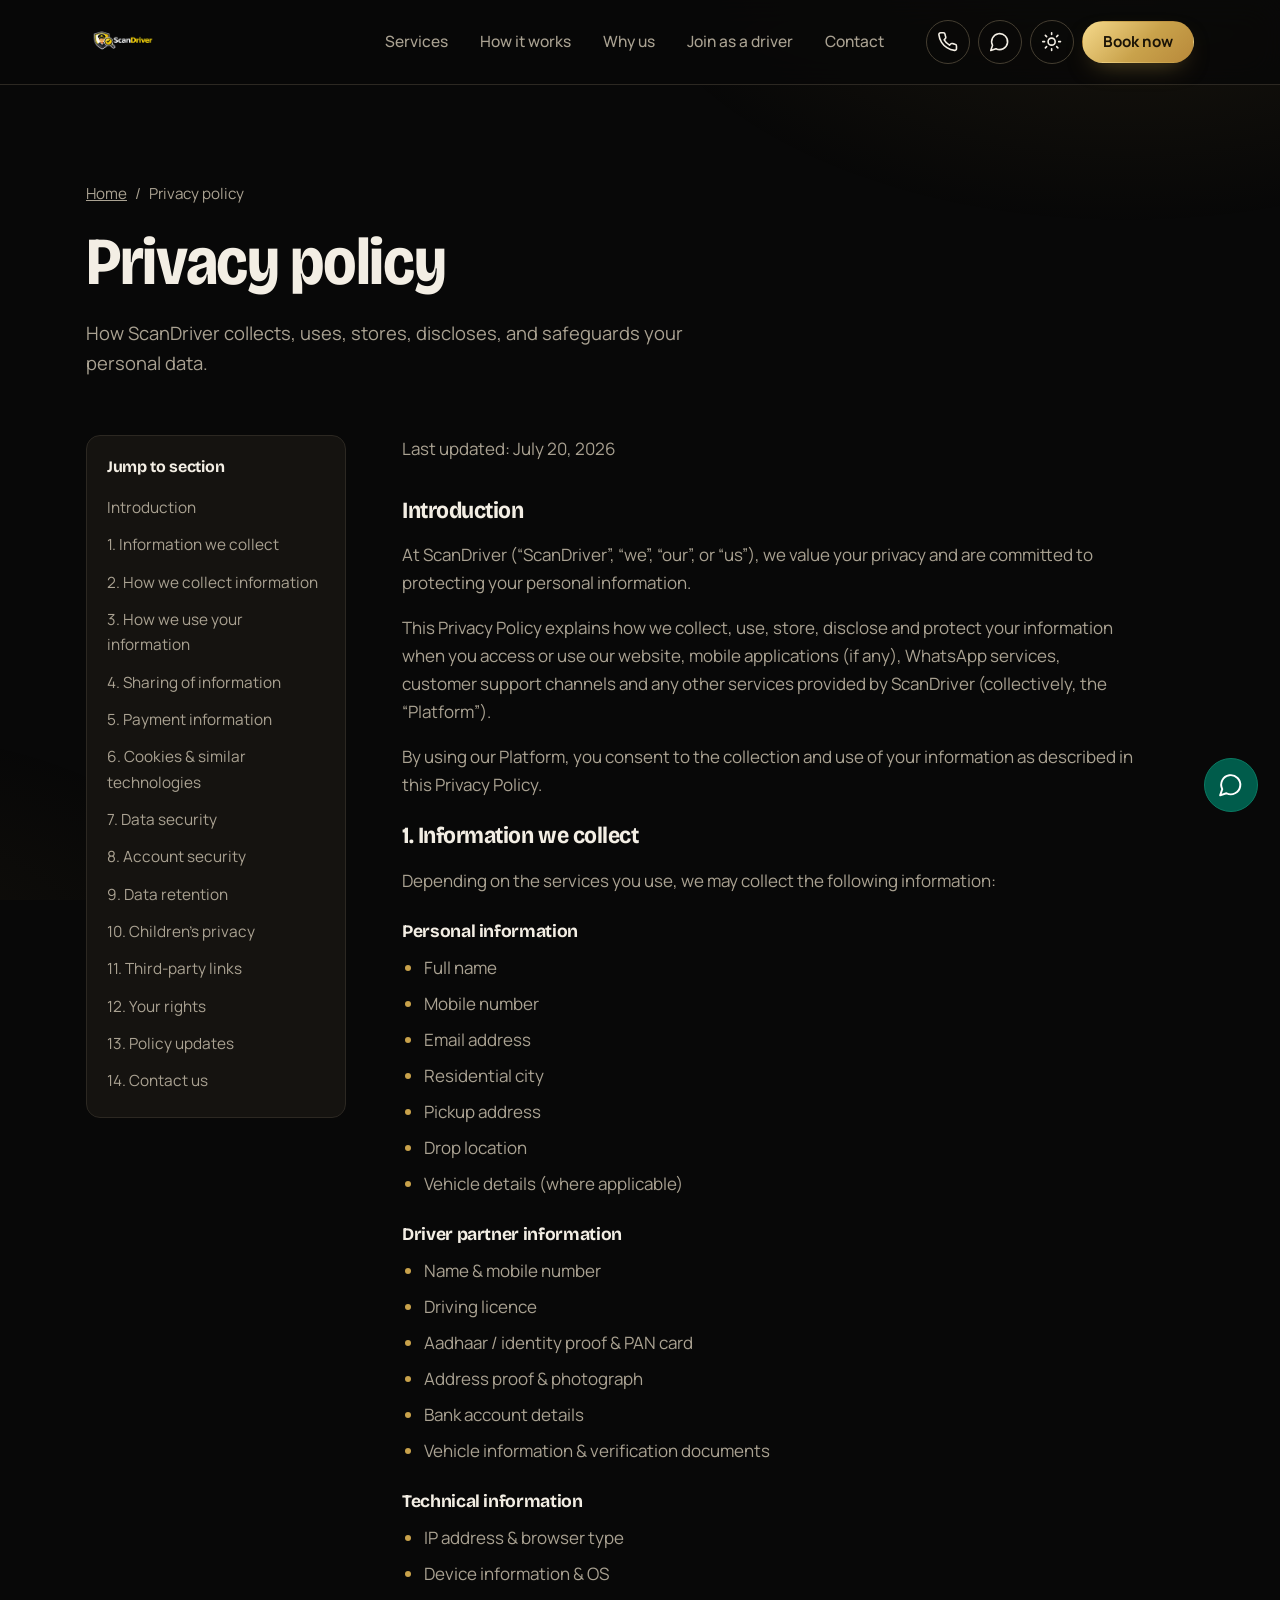
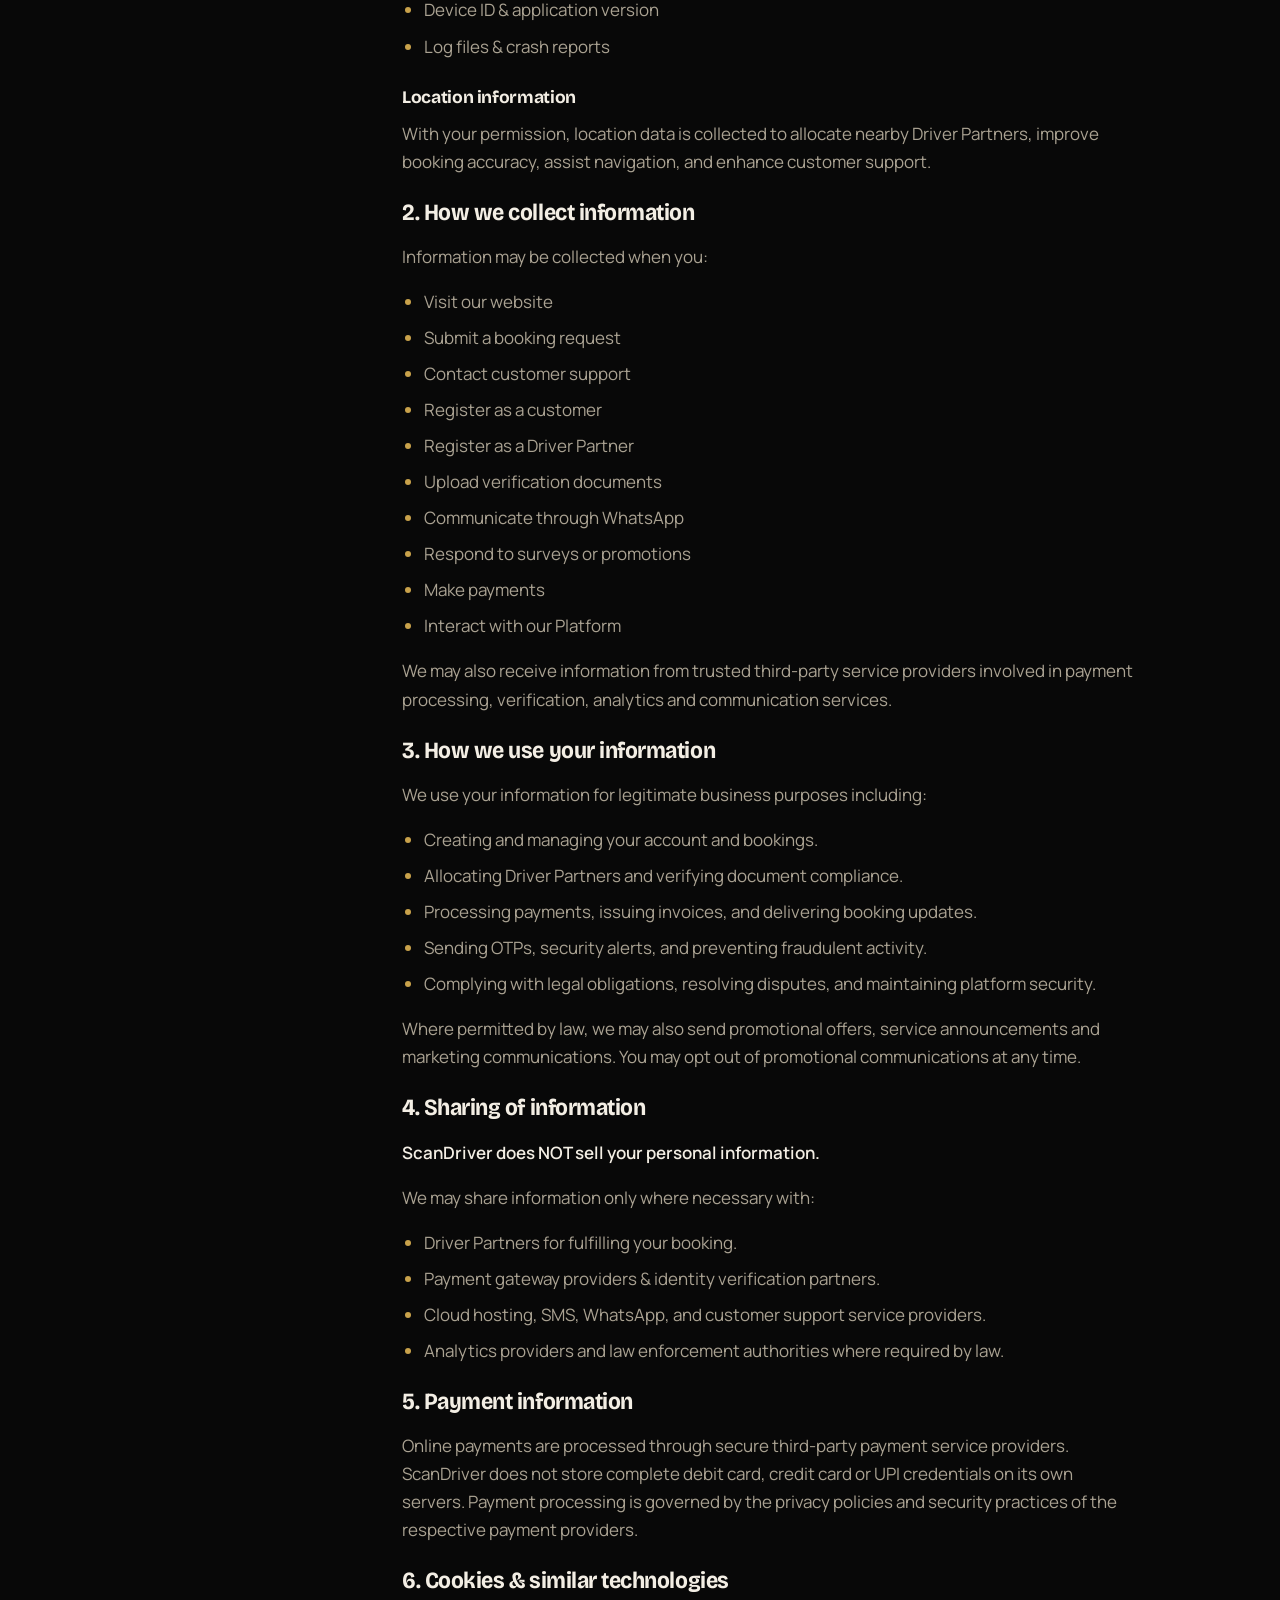
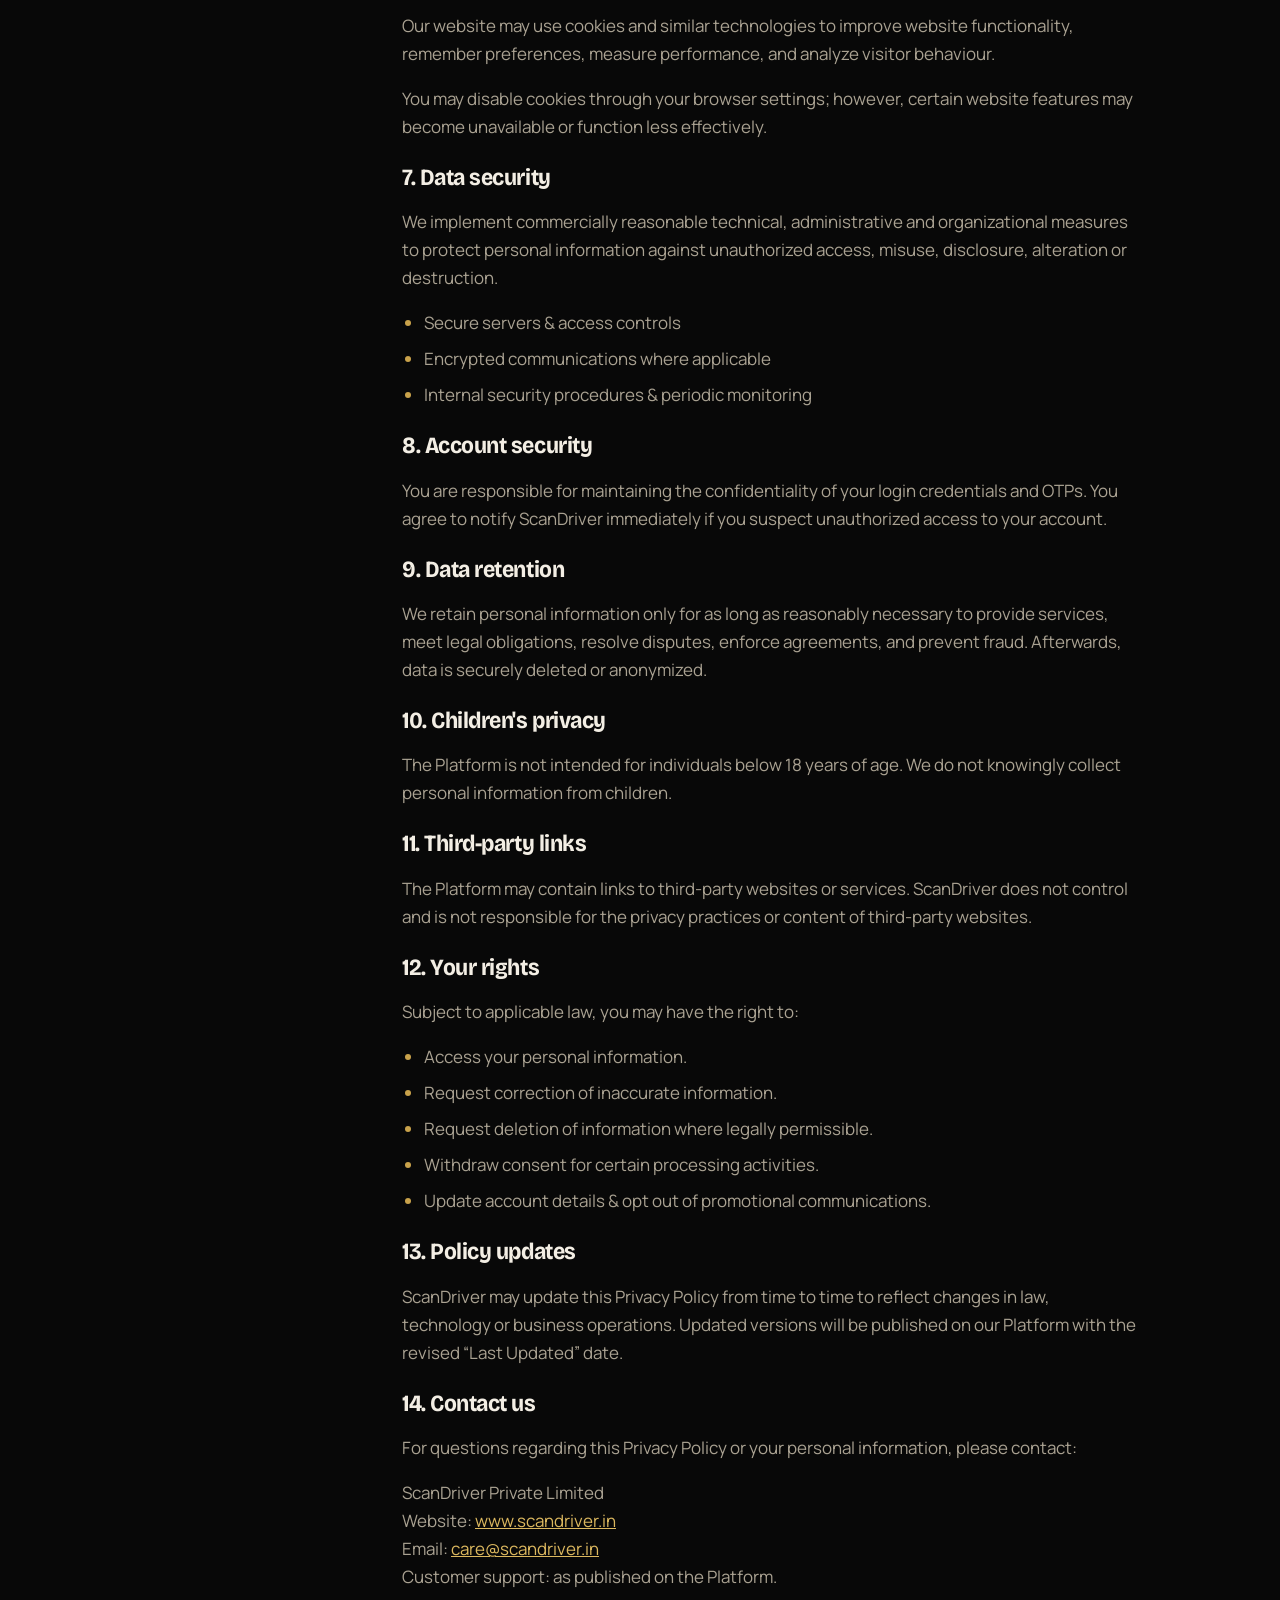
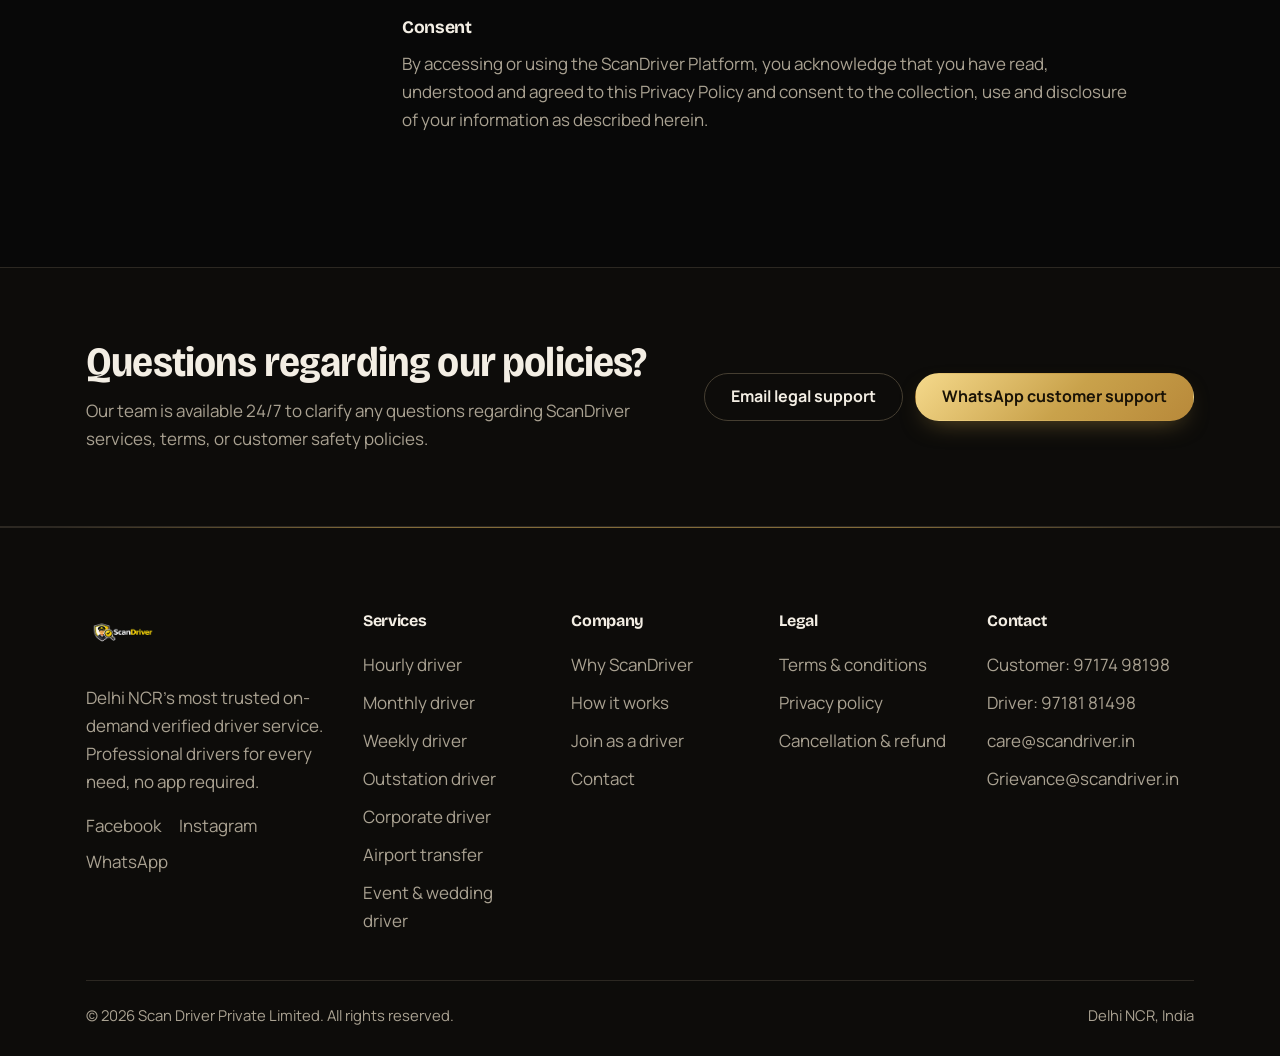
<file: privacy-policy.html>
<!doctype html>
<html lang="en-IN">
<head>
<meta charset="utf-8">
<meta name="viewport" content="width=device-width, initial-scale=1">
<link rel="canonical" href="https://scandriver.in/privacy-policy.html">
<title>Privacy policy | ScanDriver</title>
<meta name="description" content="How ScanDriver collects, uses, stores, shares and protects your personal information, and the rights you have over it.">
<meta name="theme-color" content="#080808"><link rel="icon" href="assets/favicon.ico" sizes="48x48"><link rel="icon" type="image/png" sizes="32x32" href="assets/favicon-32.png"><link rel="icon" type="image/png" sizes="16x16" href="assets/favicon-16.png"><link rel="apple-touch-icon" href="assets/apple-touch-icon.png">
<meta property="og:site_name" content="ScanDriver">
<meta property="og:type" content="website">
<meta property="og:locale" content="en_IN">
<meta property="og:title" content="Privacy policy | ScanDriver">
<meta property="og:description" content="How ScanDriver collects, uses, stores, shares and protects your personal information, and the rights you have over it.">
<meta property="og:image" content="https://scandriver.in/assets/og-image.png">
<meta property="og:image:width" content="1200">
<meta property="og:image:height" content="630">
<meta property="og:url" content="https://scandriver.in/privacy-policy.html">
<meta name="twitter:card" content="summary_large_image">
<meta name="twitter:image" content="https://scandriver.in/assets/og-image.png">
<script>try{if(localStorage.getItem('sd-theme')==='light')document.documentElement.setAttribute('data-theme','light')}catch(e){}</script>
<link rel="preconnect" href="https://fonts.googleapis.com">
<link rel="preconnect" href="https://fonts.gstatic.com" crossorigin>
<link rel="stylesheet" href="https://fonts.googleapis.com/css2?family=Bricolage+Grotesque:opsz,wdth,wght@12..96,75..100,200..800&family=Manrope:wght@400..800&display=swap">
<link rel="preload" as="image" href="assets/logo-sd.png" fetchpriority="high">
<link rel="stylesheet" href="css/style.css">

</head>
<body>
<svg width="0" height="0" style="position:absolute" aria-hidden="true" focusable="false"><symbol id="i-phone" viewBox="0 0 24 24"><path d="M22 16.92v3a2 2 0 0 1-2.18 2 19.79 19.79 0 0 1-8.63-3.07 19.5 19.5 0 0 1-6-6 19.79 19.79 0 0 1-3.07-8.67A2 2 0 0 1 4.11 2h3a2 2 0 0 1 2 1.72 12.84 12.84 0 0 0 .7 2.81 2 2 0 0 1-.45 2.11L8.09 9.91a16 16 0 0 0 6 6l1.27-1.27a2 2 0 0 1 2.11-.45 12.84 12.84 0 0 0 2.81.7A2 2 0 0 1 22 16.92z"/></symbol><symbol id="i-chat" viewBox="0 0 24 24"><path d="M7.9 20A9 9 0 1 0 4 16.1L2 22z"/></symbol><symbol id="i-sun" viewBox="0 0 24 24"><circle cx="12" cy="12" r="4"/><path d="M12 2v2M12 20v2M4.93 4.93l1.41 1.41M17.66 17.66l1.41 1.41M2 12h2M20 12h2M6.34 17.66l-1.41 1.41M19.07 4.93l-1.41 1.41"/></symbol><symbol id="i-moon" viewBox="0 0 24 24"><path d="M12 3a6 6 0 0 0 9 9 9 9 0 1 1-9-9z"/></symbol><symbol id="i-check" viewBox="0 0 24 24"><path d="M20 6 9 17l-5-5"/></symbol><symbol id="i-menu" viewBox="0 0 24 24"><path d="M4 6h16M4 12h16M4 18h16"/></symbol><symbol id="i-close" viewBox="0 0 24 24"><path d="M18 6 6 18M6 6l12 12"/></symbol><symbol id="i-pin" viewBox="0 0 24 24"><path d="M20 10c0 6-8 12-8 12S4 16 4 10a8 8 0 0 1 16 0z"/><circle cx="12" cy="10" r="3"/></symbol><symbol id="i-shield" viewBox="0 0 24 24"><path d="M20 13c0 5-3.5 7.5-7.66 8.95a1 1 0 0 1-.67-.01C7.5 20.5 4 18 4 13V6a1 1 0 0 1 1-1c2 0 4.5-1.2 6.24-2.72a1.17 1.17 0 0 1 1.52 0C14.51 3.81 17 5 19 5a1 1 0 0 1 1 1z"/><path d="m9 12 2 2 4-4"/></symbol><symbol id="i-clock" viewBox="0 0 24 24"><circle cx="12" cy="12" r="10"/><path d="M12 6v6l4 2"/></symbol><symbol id="i-rupee" viewBox="0 0 24 24"><path d="M6 3h12M6 8h12M6 13l8.5 8M6 13h3M9 13c6.667 0 6.667-10 0-10"/></symbol><symbol id="i-trend" viewBox="0 0 24 24"><path d="m22 7-8.5 8.5-5-5L2 17"/><path d="M16 7h6v6"/></symbol><symbol id="i-lock" viewBox="0 0 24 24"><rect x="4" y="11" width="16" height="10" rx="2"/><path d="M8 11V7a4 4 0 0 1 8 0v4"/></symbol></svg>
<a class="skip-link" href="#main">Skip to content</a>

<header class="site-header">
  <div class="wrap site-header__bar">
    <a class="brand" href="index.html" aria-label="ScanDriver home"><img src="assets/logo-sd.png" alt="ScanDriver" width="171" height="120" data-fallback="wordmark"><img src="assets/logo-sd-dark.png" alt="" aria-hidden="true" width="171" height="120"></a>
    <nav class="nav" aria-label="Main"><a class="nav__link" href="services.html">Services</a><a class="nav__link" href="how-it-works.html">How it works</a><a class="nav__link" href="why-us.html">Why us</a><a class="nav__link" href="join-driver.html">Join as a driver</a><a class="nav__link" href="contact.html">Contact</a></nav>
    <div class="header-actions">
      <a class="icon-btn header-actions__contact" href="tel:+919717498198" aria-label="Call ScanDriver"><svg class="icon" aria-hidden="true" focusable="false"><use href="#i-phone"/></svg></a>
      <a class="icon-btn header-actions__contact" href="https://wa.me/919717498198" target="_blank" rel="noopener" aria-label="Message ScanDriver on WhatsApp"><svg class="icon" aria-hidden="true" focusable="false"><use href="#i-chat"/></svg></a>
      <button class="icon-btn theme-toggle" type="button" data-theme-toggle aria-pressed="false" aria-label="Switch to light mode"><svg class="icon icon--sun" aria-hidden="true" focusable="false"><use href="#i-sun"/></svg><svg class="icon icon--moon" aria-hidden="true" focusable="false"><use href="#i-moon"/></svg></button>
      <a class="btn btn--gold btn--sm header-book" href="booking.html">Book now</a>
      <button class="icon-btn menu-btn" type="button" data-menu-toggle aria-expanded="false" aria-controls="menu-panel" aria-label="Open menu"><svg class="icon icon--open" aria-hidden="true" focusable="false"><use href="#i-menu"/></svg><svg class="icon icon--close" aria-hidden="true" focusable="false"><use href="#i-close"/></svg></button>
    </div>
  </div>
  <div class="menu-panel" id="menu-panel" hidden>
    <div class="wrap menu-panel__inner">
      <div class="menu-group"><p class="menu-group__title">Explore</p><a href="services.html">Services</a><a href="how-it-works.html">How it works</a><a href="why-us.html">Why us</a><a href="join-driver.html">Join as a driver</a><a href="contact.html">Contact</a></div>
      <div class="menu-group"><p class="menu-group__title">Book</p><a href="booking.html">Book a driver</a></div>
      <div class="menu-group"><p class="menu-group__title">Legal</p><a href="terms.html">Terms &amp; conditions</a><a href="privacy-policy.html" aria-current="page">Privacy policy</a><a href="cancellation-and-refund-policy.html">Cancellation &amp; refund</a></div>
    </div>
  </div>
</header>
<main id="main">

<section class="page-hero"><div class="wrap"><nav class="crumbs" aria-label="Breadcrumb"><a href="index.html">Home</a><span aria-hidden="true">/</span><span>Privacy policy</span></nav><h1>Privacy policy</h1><p>How ScanDriver collects, uses, stores, discloses, and safeguards your personal data.</p></div></section>
<section class="section" style="padding-top:0">
  <div class="wrap legal">
    <nav class="toc" aria-label="On this page"><h2>Jump to section</h2><ol><li><a href="#intro">Introduction</a></li><li><a href="#p1">1. Information we collect</a></li><li><a href="#p2">2. How we collect information</a></li><li><a href="#p3">3. How we use your information</a></li><li><a href="#p4">4. Sharing of information</a></li><li><a href="#p5">5. Payment information</a></li><li><a href="#p6">6. Cookies &amp; similar technologies</a></li><li><a href="#p7">7. Data security</a></li><li><a href="#p8">8. Account security</a></li><li><a href="#p9">9. Data retention</a></li><li><a href="#p10">10. Children's privacy</a></li><li><a href="#p11">11. Third-party links</a></li><li><a href="#p12">12. Your rights</a></li><li><a href="#p13">13. Policy updates</a></li><li><a href="#p14">14. Contact us</a></li></ol></nav>
    <div class="legal-body">
      <p class="legal__meta" style="margin:0 0 28px">Last updated: July 20, 2026</p>
      <section id="intro"><h2>Introduction</h2><p>At ScanDriver (&ldquo;ScanDriver&rdquo;, &ldquo;we&rdquo;, &ldquo;our&rdquo;, or &ldquo;us&rdquo;), we value your privacy and are committed to protecting your personal information.</p><p>This Privacy Policy explains how we collect, use, store, disclose and protect your information when you access or use our website, mobile applications (if any), WhatsApp services, customer support channels and any other services provided by ScanDriver (collectively, the &ldquo;Platform&rdquo;).</p><p>By using our Platform, you consent to the collection and use of your information as described in this Privacy Policy.</p></section><section id="p1"><h2>1. Information we collect</h2><p>Depending on the services you use, we may collect the following information:</p><h3>Personal information</h3><ul><li>Full name</li><li>Mobile number</li><li>Email address</li><li>Residential city</li><li>Pickup address</li><li>Drop location</li><li>Vehicle details (where applicable)</li></ul><h3>Driver partner information</h3><ul><li>Name &amp; mobile number</li><li>Driving licence</li><li>Aadhaar / identity proof &amp; PAN card</li><li>Address proof &amp; photograph</li><li>Bank account details</li><li>Vehicle information &amp; verification documents</li></ul><h3>Technical information</h3><ul><li>IP address &amp; browser type</li><li>Device information &amp; OS</li><li>Device ID &amp; application version</li><li>Log files &amp; crash reports</li></ul><h3>Location information</h3><p>With your permission, location data is collected to allocate nearby Driver Partners, improve booking accuracy, assist navigation, and enhance customer support.</p></section><section id="p2"><h2>2. How we collect information</h2><p>Information may be collected when you:</p><ul><li>Visit our website</li><li>Submit a booking request</li><li>Contact customer support</li><li>Register as a customer</li><li>Register as a Driver Partner</li><li>Upload verification documents</li><li>Communicate through WhatsApp</li><li>Respond to surveys or promotions</li><li>Make payments</li><li>Interact with our Platform</li></ul><p>We may also receive information from trusted third-party service providers involved in payment processing, verification, analytics and communication services.</p></section><section id="p3"><h2>3. How we use your information</h2><p>We use your information for legitimate business purposes including:</p><ul><li>Creating and managing your account and bookings.</li><li>Allocating Driver Partners and verifying document compliance.</li><li>Processing payments, issuing invoices, and delivering booking updates.</li><li>Sending OTPs, security alerts, and preventing fraudulent activity.</li><li>Complying with legal obligations, resolving disputes, and maintaining platform security.</li></ul><p>Where permitted by law, we may also send promotional offers, service announcements and marketing communications. You may opt out of promotional communications at any time.</p></section><section id="p4"><h2>4. Sharing of information</h2><p><strong>ScanDriver does NOT sell your personal information.</strong></p><p>We may share information only where necessary with:</p><ul><li>Driver Partners for fulfilling your booking.</li><li>Payment gateway providers &amp; identity verification partners.</li><li>Cloud hosting, SMS, WhatsApp, and customer support service providers.</li><li>Analytics providers and law enforcement authorities where required by law.</li></ul></section><section id="p5"><h2>5. Payment information</h2><p>Online payments are processed through secure third-party payment service providers. ScanDriver does not store complete debit card, credit card or UPI credentials on its own servers. Payment processing is governed by the privacy policies and security practices of the respective payment providers.</p></section><section id="p6"><h2>6. Cookies &amp; similar technologies</h2><p>Our website may use cookies and similar technologies to improve website functionality, remember preferences, measure performance, and analyze visitor behaviour.</p><p>You may disable cookies through your browser settings; however, certain website features may become unavailable or function less effectively.</p></section><section id="p7"><h2>7. Data security</h2><p>We implement commercially reasonable technical, administrative and organizational measures to protect personal information against unauthorized access, misuse, disclosure, alteration or destruction.</p><ul><li>Secure servers &amp; access controls</li><li>Encrypted communications where applicable</li><li>Internal security procedures &amp; periodic monitoring</li></ul></section><section id="p8"><h2>8. Account security</h2><p>You are responsible for maintaining the confidentiality of your login credentials and OTPs. You agree to notify ScanDriver immediately if you suspect unauthorized access to your account.</p></section><section id="p9"><h2>9. Data retention</h2><p>We retain personal information only for as long as reasonably necessary to provide services, meet legal obligations, resolve disputes, enforce agreements, and prevent fraud. Afterwards, data is securely deleted or anonymized.</p></section><section id="p10"><h2>10. Children's privacy</h2><p>The Platform is not intended for individuals below 18 years of age. We do not knowingly collect personal information from children.</p></section><section id="p11"><h2>11. Third-party links</h2><p>The Platform may contain links to third-party websites or services. ScanDriver does not control and is not responsible for the privacy practices or content of third-party websites.</p></section><section id="p12"><h2>12. Your rights</h2><p>Subject to applicable law, you may have the right to:</p><ul><li>Access your personal information.</li><li>Request correction of inaccurate information.</li><li>Request deletion of information where legally permissible.</li><li>Withdraw consent for certain processing activities.</li><li>Update account details &amp; opt out of promotional communications.</li></ul></section><section id="p13"><h2>13. Policy updates</h2><p>ScanDriver may update this Privacy Policy from time to time to reflect changes in law, technology or business operations. Updated versions will be published on our Platform with the revised &ldquo;Last Updated&rdquo; date.</p></section><section id="p14"><h2>14. Contact us</h2><p>For questions regarding this Privacy Policy or your personal information, please contact:</p><p>ScanDriver Private Limited<br>Website: <a href="https://www.scandriver.in">www.scandriver.in</a><br>Email: <a href="mailto:care@scandriver.in">care@scandriver.in</a><br>Customer support: as published on the Platform.</p><h3>Consent</h3><p>By accessing or using the ScanDriver Platform, you acknowledge that you have read, understood and agreed to this Privacy Policy and consent to the collection, use and disclosure of your information as described herein.</p></section>
      
    </div>
  </div>
</section>
<section class="section section--raised section--tight">
  <div class="wrap band">
    <div>
      <h2>Questions regarding our policies?</h2>
      <p>Our team is available 24/7 to clarify any questions regarding ScanDriver services, terms, or customer safety policies.</p>
    </div>
    <div class="cta__actions" style="margin:0">
      <a class="btn btn--line" href="mailto:care@scandriver.in">Email legal support</a>
      <a class="btn btn--gold" href="https://wa.me/919717498198" target="_blank" rel="noopener">WhatsApp customer support</a>
    </div>
  </div>
</section>

</main>

<footer class="site-footer">
  <div class="wrap">
    <div class="footer-grid">
      <div class="footer-brand">
        <a class="brand" href="index.html" aria-label="ScanDriver home"><img src="assets/logo-sd.png" alt="ScanDriver" width="171" height="120" loading="lazy" data-fallback="wordmark"><img src="assets/logo-sd-dark.png" alt="" aria-hidden="true" width="171" height="120" loading="lazy"></a>
        <p>Delhi NCR's most trusted on-demand verified driver service. Professional drivers for every need, no app required.</p>
        <div class="footer-social">
          <a href="https://www.facebook.com/profile.php?id=61590935150854" target="_blank" rel="noopener">Facebook</a>
          <a href="https://www.instagram.com/scan_driver/" target="_blank" rel="noopener">Instagram</a>
          <a href="https://wa.me/919717498198" target="_blank" rel="noopener">WhatsApp</a>
        </div>
      </div>
      <div class="footer-col"><h2>Services</h2><ul><li><a href="booking.html?service=hourly">Hourly driver</a></li><li><a href="booking.html?service=monthly">Monthly driver</a></li><li><a href="booking.html?service=weekly">Weekly driver</a></li><li><a href="booking.html?service=outstation">Outstation driver</a></li><li><a href="booking.html?service=corporate">Corporate driver</a></li><li><a href="booking.html?service=airport">Airport transfer</a></li><li><a href="booking.html?service=event">Event &amp; wedding driver</a></li></ul></div>
      <div class="footer-col"><h2>Company</h2><ul>
        <li><a href="why-us.html">Why ScanDriver</a></li>
        <li><a href="how-it-works.html">How it works</a></li>
        <li><a href="join-driver.html">Join as a driver</a></li>
        <li><a href="contact.html">Contact</a></li>
      </ul></div>
      <div class="footer-col"><h2>Legal</h2><ul><li><a href="terms.html">Terms &amp; conditions</a></li><li><a href="privacy-policy.html">Privacy policy</a></li><li><a href="cancellation-and-refund-policy.html">Cancellation &amp; refund</a></li></ul></div>
      <div class="footer-col"><h2>Contact</h2><ul>
        <li><a href="tel:+919717498198">Customer: 97174 98198</a></li>
        <li><a href="tel:+919718181498">Driver: 97181 81498</a></li>
        <li><a href="mailto:care@scandriver.in">care@scandriver.in</a></li>
        <li><a href="mailto:grievance@scandriver.in">Grievance@scandriver.in</a></li>
      </ul></div>
    </div>
    <div class="footer-bottom">
      <p>&copy; 2026 Scan Driver Private Limited. All rights reserved.</p>
      <p>Delhi NCR, India</p>
    </div>
  </div>
</footer>
<div class="action-bar">
  <a class="btn btn--line" href="tel:+919717498198"><svg class="icon" aria-hidden="true" focusable="false"><use href="#i-phone"/></svg>Call</a>
  <a class="btn btn--line" href="https://wa.me/919717498198" target="_blank" rel="noopener"><svg class="icon" aria-hidden="true" focusable="false"><use href="#i-chat"/></svg>WhatsApp</a>
  <a class="btn btn--gold" href="booking.html">Book now</a>
</div>
<script src="js/main.js" defer></script>
</body>
</html>
</file>
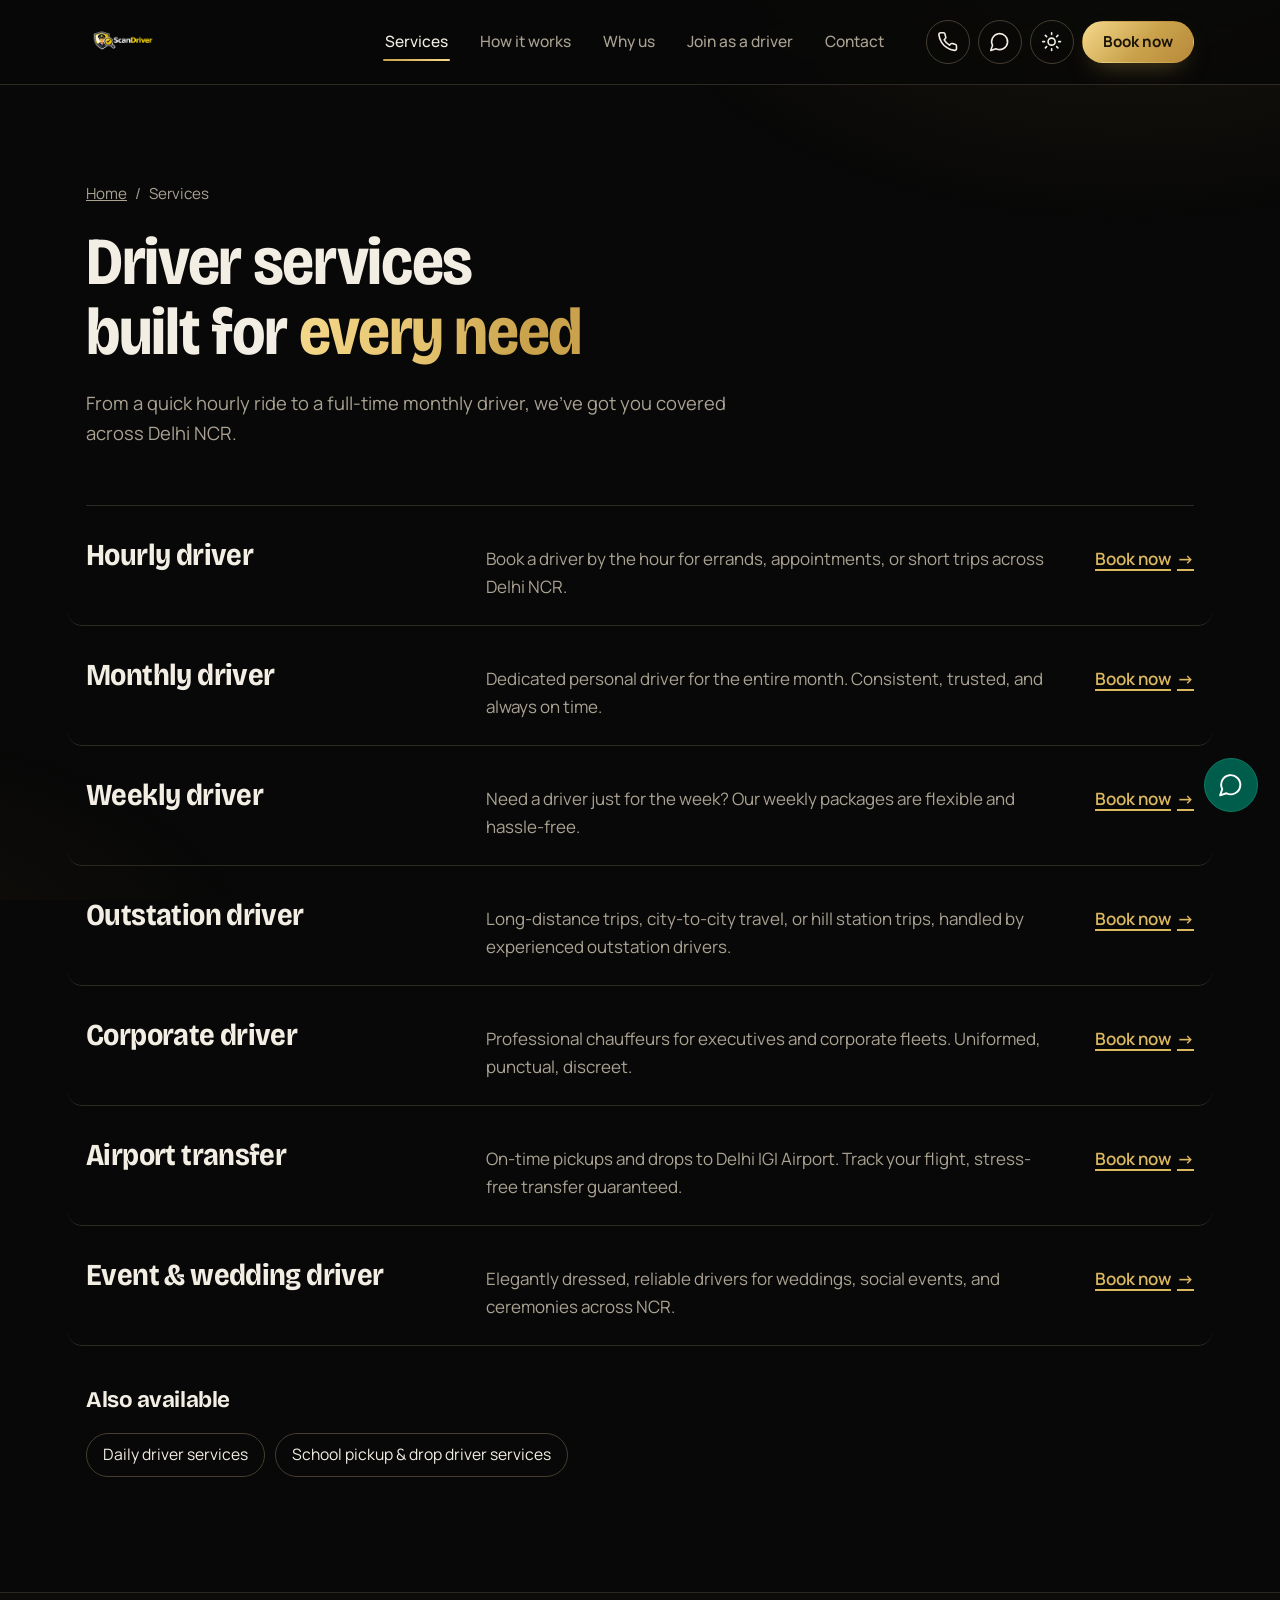
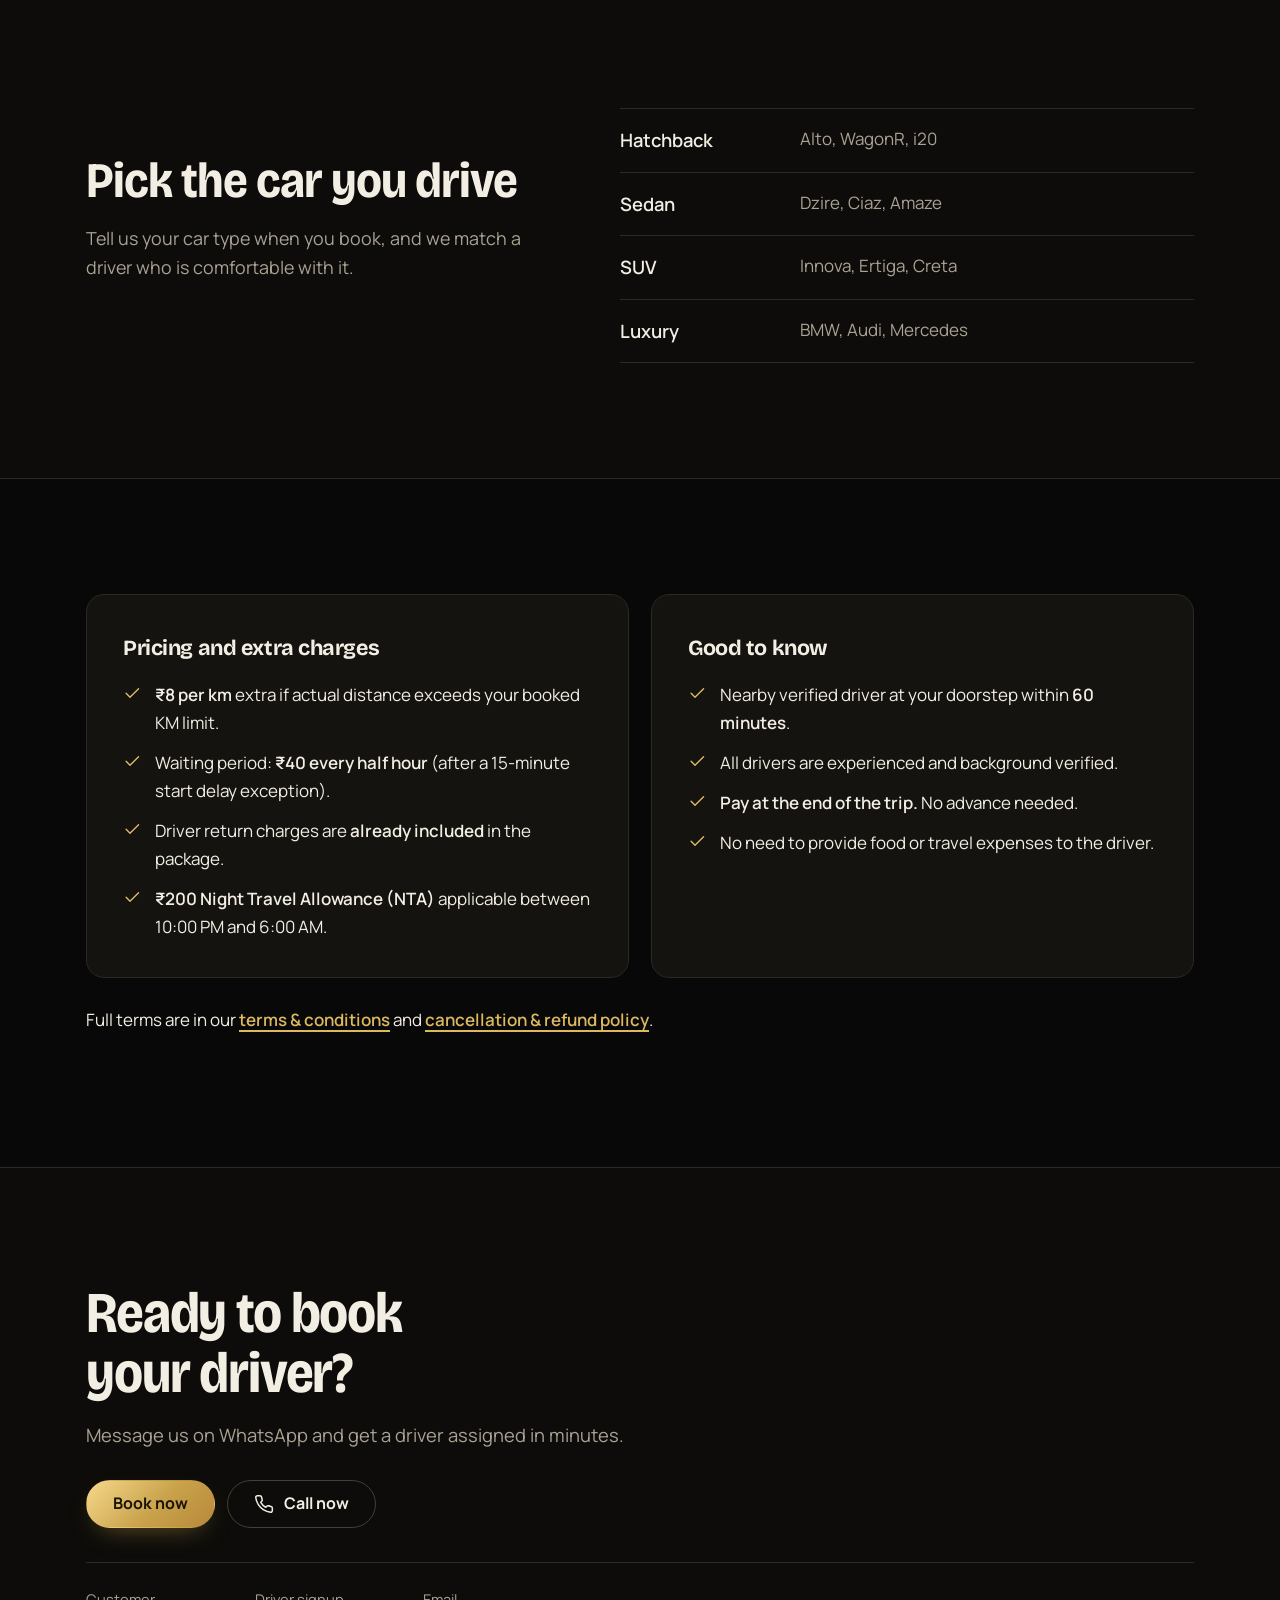
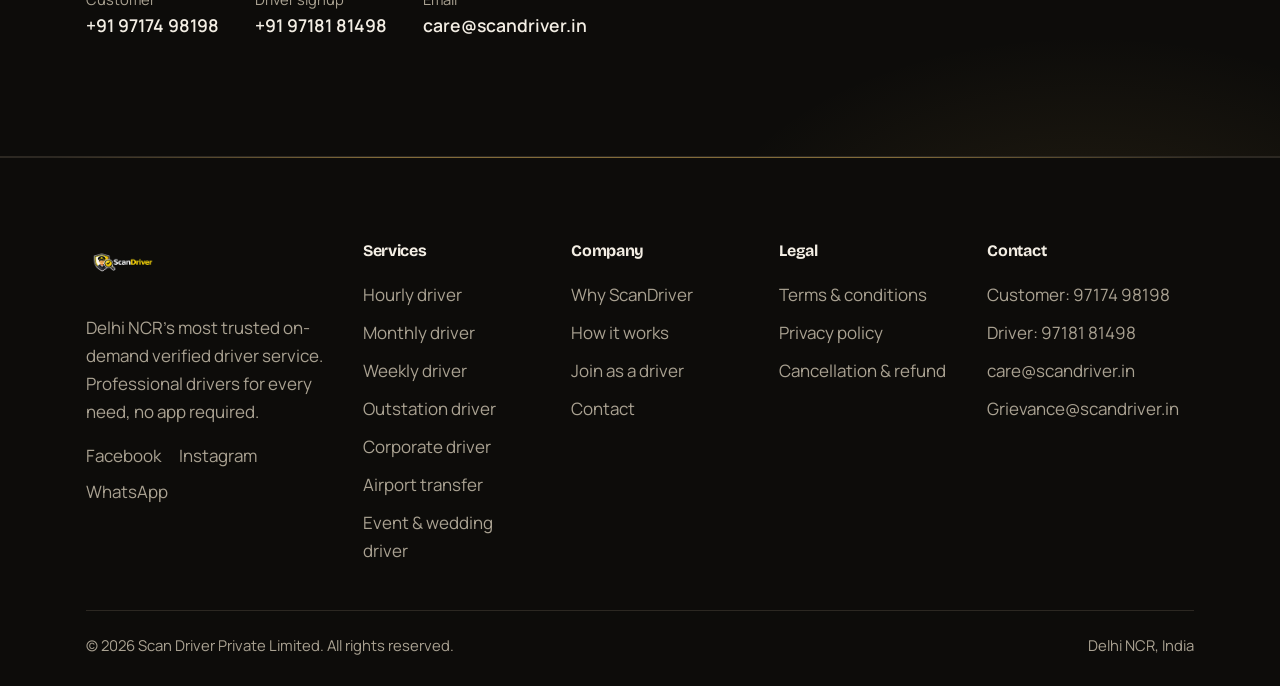
<file: services.html>
<!doctype html>
<html lang="en-IN">
<head>
<meta charset="utf-8">
<meta name="viewport" content="width=device-width, initial-scale=1">
<link rel="canonical" href="https://scandriver.in/services.html">
<title>Driver services in Delhi NCR | Hourly, monthly, outstation | ScanDriver</title>
<meta name="description" content="Hourly, weekly, monthly, corporate, airport, outstation and wedding drivers across Delhi NCR. Verified, background-checked, booked on WhatsApp.">
<meta name="theme-color" content="#080808"><link rel="icon" href="assets/favicon.ico" sizes="48x48"><link rel="icon" type="image/png" sizes="32x32" href="assets/favicon-32.png"><link rel="icon" type="image/png" sizes="16x16" href="assets/favicon-16.png"><link rel="apple-touch-icon" href="assets/apple-touch-icon.png">
<meta property="og:site_name" content="ScanDriver">
<meta property="og:type" content="website">
<meta property="og:locale" content="en_IN">
<meta property="og:title" content="Driver services in Delhi NCR | Hourly, monthly, outstation | ScanDriver">
<meta property="og:description" content="Hourly, weekly, monthly, corporate, airport, outstation and wedding drivers across Delhi NCR. Verified, background-checked, booked on WhatsApp.">
<meta property="og:image" content="https://scandriver.in/assets/og-image.png">
<meta property="og:image:width" content="1200">
<meta property="og:image:height" content="630">
<meta property="og:url" content="https://scandriver.in/services.html">
<meta name="twitter:card" content="summary_large_image">
<meta name="twitter:image" content="https://scandriver.in/assets/og-image.png">
<script>try{if(localStorage.getItem('sd-theme')==='light')document.documentElement.setAttribute('data-theme','light')}catch(e){}</script>
<link rel="preconnect" href="https://fonts.googleapis.com">
<link rel="preconnect" href="https://fonts.gstatic.com" crossorigin>
<link rel="stylesheet" href="https://fonts.googleapis.com/css2?family=Bricolage+Grotesque:opsz,wdth,wght@12..96,75..100,200..800&family=Manrope:wght@400..800&display=swap">
<link rel="preload" as="image" href="assets/logo-sd.png" fetchpriority="high">
<link rel="stylesheet" href="css/style.css">

</head>
<body>
<svg width="0" height="0" style="position:absolute" aria-hidden="true" focusable="false"><symbol id="i-phone" viewBox="0 0 24 24"><path d="M22 16.92v3a2 2 0 0 1-2.18 2 19.79 19.79 0 0 1-8.63-3.07 19.5 19.5 0 0 1-6-6 19.79 19.79 0 0 1-3.07-8.67A2 2 0 0 1 4.11 2h3a2 2 0 0 1 2 1.72 12.84 12.84 0 0 0 .7 2.81 2 2 0 0 1-.45 2.11L8.09 9.91a16 16 0 0 0 6 6l1.27-1.27a2 2 0 0 1 2.11-.45 12.84 12.84 0 0 0 2.81.7A2 2 0 0 1 22 16.92z"/></symbol><symbol id="i-chat" viewBox="0 0 24 24"><path d="M7.9 20A9 9 0 1 0 4 16.1L2 22z"/></symbol><symbol id="i-sun" viewBox="0 0 24 24"><circle cx="12" cy="12" r="4"/><path d="M12 2v2M12 20v2M4.93 4.93l1.41 1.41M17.66 17.66l1.41 1.41M2 12h2M20 12h2M6.34 17.66l-1.41 1.41M19.07 4.93l-1.41 1.41"/></symbol><symbol id="i-moon" viewBox="0 0 24 24"><path d="M12 3a6 6 0 0 0 9 9 9 9 0 1 1-9-9z"/></symbol><symbol id="i-check" viewBox="0 0 24 24"><path d="M20 6 9 17l-5-5"/></symbol><symbol id="i-menu" viewBox="0 0 24 24"><path d="M4 6h16M4 12h16M4 18h16"/></symbol><symbol id="i-close" viewBox="0 0 24 24"><path d="M18 6 6 18M6 6l12 12"/></symbol><symbol id="i-pin" viewBox="0 0 24 24"><path d="M20 10c0 6-8 12-8 12S4 16 4 10a8 8 0 0 1 16 0z"/><circle cx="12" cy="10" r="3"/></symbol><symbol id="i-shield" viewBox="0 0 24 24"><path d="M20 13c0 5-3.5 7.5-7.66 8.95a1 1 0 0 1-.67-.01C7.5 20.5 4 18 4 13V6a1 1 0 0 1 1-1c2 0 4.5-1.2 6.24-2.72a1.17 1.17 0 0 1 1.52 0C14.51 3.81 17 5 19 5a1 1 0 0 1 1 1z"/><path d="m9 12 2 2 4-4"/></symbol><symbol id="i-clock" viewBox="0 0 24 24"><circle cx="12" cy="12" r="10"/><path d="M12 6v6l4 2"/></symbol><symbol id="i-rupee" viewBox="0 0 24 24"><path d="M6 3h12M6 8h12M6 13l8.5 8M6 13h3M9 13c6.667 0 6.667-10 0-10"/></symbol><symbol id="i-trend" viewBox="0 0 24 24"><path d="m22 7-8.5 8.5-5-5L2 17"/><path d="M16 7h6v6"/></symbol><symbol id="i-lock" viewBox="0 0 24 24"><rect x="4" y="11" width="16" height="10" rx="2"/><path d="M8 11V7a4 4 0 0 1 8 0v4"/></symbol></svg>
<a class="skip-link" href="#main">Skip to content</a>

<header class="site-header">
  <div class="wrap site-header__bar">
    <a class="brand" href="index.html" aria-label="ScanDriver home"><img src="assets/logo-sd.png" alt="ScanDriver" width="171" height="120" data-fallback="wordmark"><img src="assets/logo-sd-dark.png" alt="" aria-hidden="true" width="171" height="120"></a>
    <nav class="nav" aria-label="Main"><a class="nav__link" href="services.html" aria-current="page">Services</a><a class="nav__link" href="how-it-works.html">How it works</a><a class="nav__link" href="why-us.html">Why us</a><a class="nav__link" href="join-driver.html">Join as a driver</a><a class="nav__link" href="contact.html">Contact</a></nav>
    <div class="header-actions">
      <a class="icon-btn header-actions__contact" href="tel:+919717498198" aria-label="Call ScanDriver"><svg class="icon" aria-hidden="true" focusable="false"><use href="#i-phone"/></svg></a>
      <a class="icon-btn header-actions__contact" href="https://wa.me/919717498198" target="_blank" rel="noopener" aria-label="Message ScanDriver on WhatsApp"><svg class="icon" aria-hidden="true" focusable="false"><use href="#i-chat"/></svg></a>
      <button class="icon-btn theme-toggle" type="button" data-theme-toggle aria-pressed="false" aria-label="Switch to light mode"><svg class="icon icon--sun" aria-hidden="true" focusable="false"><use href="#i-sun"/></svg><svg class="icon icon--moon" aria-hidden="true" focusable="false"><use href="#i-moon"/></svg></button>
      <a class="btn btn--gold btn--sm header-book" href="booking.html">Book now</a>
      <button class="icon-btn menu-btn" type="button" data-menu-toggle aria-expanded="false" aria-controls="menu-panel" aria-label="Open menu"><svg class="icon icon--open" aria-hidden="true" focusable="false"><use href="#i-menu"/></svg><svg class="icon icon--close" aria-hidden="true" focusable="false"><use href="#i-close"/></svg></button>
    </div>
  </div>
  <div class="menu-panel" id="menu-panel" hidden>
    <div class="wrap menu-panel__inner">
      <div class="menu-group"><p class="menu-group__title">Explore</p><a href="services.html" aria-current="page">Services</a><a href="how-it-works.html">How it works</a><a href="why-us.html">Why us</a><a href="join-driver.html">Join as a driver</a><a href="contact.html">Contact</a></div>
      <div class="menu-group"><p class="menu-group__title">Book</p><a href="booking.html">Book a driver</a></div>
      <div class="menu-group"><p class="menu-group__title">Legal</p><a href="terms.html">Terms &amp; conditions</a><a href="privacy-policy.html">Privacy policy</a><a href="cancellation-and-refund-policy.html">Cancellation &amp; refund</a></div>
    </div>
  </div>
</header>
<main id="main">

<section class="page-hero"><div class="wrap"><nav class="crumbs" aria-label="Breadcrumb"><a href="index.html">Home</a><span aria-hidden="true">/</span><span>Services</span></nav><h1>Driver services built for <span class="grad">every need</span></h1><p>From a quick hourly ride to a full-time monthly driver, we've got you covered across Delhi NCR.</p></div></section>

<section class="section" style="padding-top:0">
  <div class="wrap">
    <ul class="service-list"><li class="service">
  <h3>Hourly driver</h3>
  <p>Book a driver by the hour for errands, appointments, or short trips across Delhi NCR.</p>
  <a class="link service__go" href="booking.html?service=hourly" aria-label="Book hourly driver">Book now</a>
</li><li class="service">
  <h3>Monthly driver</h3>
  <p>Dedicated personal driver for the entire month. Consistent, trusted, and always on time.</p>
  <a class="link service__go" href="booking.html?service=monthly" aria-label="Book monthly driver">Book now</a>
</li><li class="service">
  <h3>Weekly driver</h3>
  <p>Need a driver just for the week? Our weekly packages are flexible and hassle-free.</p>
  <a class="link service__go" href="booking.html?service=weekly" aria-label="Book weekly driver">Book now</a>
</li><li class="service">
  <h3>Outstation driver</h3>
  <p>Long-distance trips, city-to-city travel, or hill station trips, handled by experienced outstation drivers.</p>
  <a class="link service__go" href="booking.html?service=outstation" aria-label="Book outstation driver">Book now</a>
</li><li class="service">
  <h3>Corporate driver</h3>
  <p>Professional chauffeurs for executives and corporate fleets. Uniformed, punctual, discreet.</p>
  <a class="link service__go" href="booking.html?service=corporate" aria-label="Book corporate driver">Book now</a>
</li><li class="service">
  <h3>Airport transfer</h3>
  <p>On-time pickups and drops to Delhi IGI Airport. Track your flight, stress-free transfer guaranteed.</p>
  <a class="link service__go" href="booking.html?service=airport" aria-label="Book airport transfer">Book now</a>
</li><li class="service">
  <h3>Event &amp; wedding driver</h3>
  <p>Elegantly dressed, reliable drivers for weddings, social events, and ceremonies across NCR.</p>
  <a class="link service__go" href="booking.html?service=event" aria-label="Book event and wedding driver">Book now</a>
</li></ul>
    <div style="margin-top:36px">
      <h2 style="font-size:1.4rem;margin-bottom:14px">Also available</h2>
      <div class="chip-list"><a class="chip chip--link" href="booking.html?service=daily">Daily driver services</a><a class="chip chip--link" href="booking.html?service=school">School pickup &amp; drop driver services</a></div>
    </div>
  </div>
</section>

<section class="section section--raised">
  <div class="wrap two-col">
    <div class="section-head" style="margin-bottom:0">
      <p class="kicker">Any car, any need</p><h2>Pick the car you drive</h2>
      <p>Tell us your car type when you book, and we match a driver who is comfortable with it.</p>
    </div>
    <ul class="cars"><li class="car"><b>Hatchback</b><span>Alto, WagonR, i20</span></li><li class="car"><b>Sedan</b><span>Dzire, Ciaz, Amaze</span></li><li class="car"><b>SUV</b><span>Innova, Ertiga, Creta</span></li><li class="car"><b>Luxury</b><span>BMW, Audi, Mercedes</span></li></ul>
  </div>
</section>

<section class="section">
  <div class="wrap split">
    <div class="panel">
  <h3>Pricing and extra charges</h3>
  <ul class="tick-list">
    <li><svg class="icon" aria-hidden="true" focusable="false"><use href="#i-check"/></svg><span><b>&#8377;8 per km</b> extra if actual distance exceeds your booked KM limit.</span></li>
    <li><svg class="icon" aria-hidden="true" focusable="false"><use href="#i-check"/></svg><span>Waiting period: <b>&#8377;40 every half hour</b> (after a 15-minute start delay exception).</span></li>
    <li><svg class="icon" aria-hidden="true" focusable="false"><use href="#i-check"/></svg><span>Driver return charges are <b>already included</b> in the package.</span></li>
    <li><svg class="icon" aria-hidden="true" focusable="false"><use href="#i-check"/></svg><span><b>&#8377;200 Night Travel Allowance (NTA)</b> applicable between 10:00 PM and 6:00 AM.</span></li>
  </ul>
</div>
    <div class="panel">
  <h3>Good to know</h3>
  <ul class="tick-list">
    <li><svg class="icon" aria-hidden="true" focusable="false"><use href="#i-check"/></svg><span>Nearby verified driver at your doorstep within <b>60 minutes</b>.</span></li>
    <li><svg class="icon" aria-hidden="true" focusable="false"><use href="#i-check"/></svg><span>All drivers are experienced and background verified.</span></li>
    <li><svg class="icon" aria-hidden="true" focusable="false"><use href="#i-check"/></svg><span><b>Pay at the end of the trip.</b> No advance needed.</span></li>
    <li><svg class="icon" aria-hidden="true" focusable="false"><use href="#i-check"/></svg><span>No need to provide food or travel expenses to the driver.</span></li>
  </ul>
</div>
  </div>
  <div class="wrap" style="margin-top:28px"><p>Full terms are in our <a class="link" href="terms.html">terms &amp; conditions</a> and <a class="link" href="cancellation-and-refund-policy.html">cancellation &amp; refund policy</a>.</p></div>
</section>

<section class="section section--raised cta">
  <div class="wrap">
    <h2>Ready to book your driver?</h2>
    <p>Message us on WhatsApp and get a driver assigned in minutes.</p>
    <div class="cta__actions">
      <a class="btn btn--gold" href="booking.html">Book now</a>
      <a class="btn btn--line" href="tel:+919717498198"><svg class="icon" aria-hidden="true" focusable="false"><use href="#i-phone"/></svg>Call now</a>
    </div>
    <div class="contact-lines">
      <div><span>Customer</span><a href="tel:+919717498198">+91 97174 98198</a></div>
      <div><span>Driver signup</span><a href="tel:+919718181498">+91 97181 81498</a></div>
      <div><span>Email</span><a href="mailto:care@scandriver.in">care@scandriver.in</a></div>
    </div>
  </div>
</section>

</main>

<footer class="site-footer">
  <div class="wrap">
    <div class="footer-grid">
      <div class="footer-brand">
        <a class="brand" href="index.html" aria-label="ScanDriver home"><img src="assets/logo-sd.png" alt="ScanDriver" width="171" height="120" loading="lazy" data-fallback="wordmark"><img src="assets/logo-sd-dark.png" alt="" aria-hidden="true" width="171" height="120" loading="lazy"></a>
        <p>Delhi NCR's most trusted on-demand verified driver service. Professional drivers for every need, no app required.</p>
        <div class="footer-social">
          <a href="https://www.facebook.com/profile.php?id=61590935150854" target="_blank" rel="noopener">Facebook</a>
          <a href="https://www.instagram.com/scan_driver/" target="_blank" rel="noopener">Instagram</a>
          <a href="https://wa.me/919717498198" target="_blank" rel="noopener">WhatsApp</a>
        </div>
      </div>
      <div class="footer-col"><h2>Services</h2><ul><li><a href="booking.html?service=hourly">Hourly driver</a></li><li><a href="booking.html?service=monthly">Monthly driver</a></li><li><a href="booking.html?service=weekly">Weekly driver</a></li><li><a href="booking.html?service=outstation">Outstation driver</a></li><li><a href="booking.html?service=corporate">Corporate driver</a></li><li><a href="booking.html?service=airport">Airport transfer</a></li><li><a href="booking.html?service=event">Event &amp; wedding driver</a></li></ul></div>
      <div class="footer-col"><h2>Company</h2><ul>
        <li><a href="why-us.html">Why ScanDriver</a></li>
        <li><a href="how-it-works.html">How it works</a></li>
        <li><a href="join-driver.html">Join as a driver</a></li>
        <li><a href="contact.html">Contact</a></li>
      </ul></div>
      <div class="footer-col"><h2>Legal</h2><ul><li><a href="terms.html">Terms &amp; conditions</a></li><li><a href="privacy-policy.html">Privacy policy</a></li><li><a href="cancellation-and-refund-policy.html">Cancellation &amp; refund</a></li></ul></div>
      <div class="footer-col"><h2>Contact</h2><ul>
        <li><a href="tel:+919717498198">Customer: 97174 98198</a></li>
        <li><a href="tel:+919718181498">Driver: 97181 81498</a></li>
        <li><a href="mailto:care@scandriver.in">care@scandriver.in</a></li>
        <li><a href="mailto:grievance@scandriver.in">Grievance@scandriver.in</a></li>
      </ul></div>
    </div>
    <div class="footer-bottom">
      <p>&copy; 2026 Scan Driver Private Limited. All rights reserved.</p>
      <p>Delhi NCR, India</p>
    </div>
  </div>
</footer>
<div class="action-bar">
  <a class="btn btn--line" href="tel:+919717498198"><svg class="icon" aria-hidden="true" focusable="false"><use href="#i-phone"/></svg>Call</a>
  <a class="btn btn--line" href="https://wa.me/919717498198" target="_blank" rel="noopener"><svg class="icon" aria-hidden="true" focusable="false"><use href="#i-chat"/></svg>WhatsApp</a>
  <a class="btn btn--gold" href="booking.html">Book now</a>
</div>
<script src="js/main.js" defer></script>
</body>
</html>
</file>
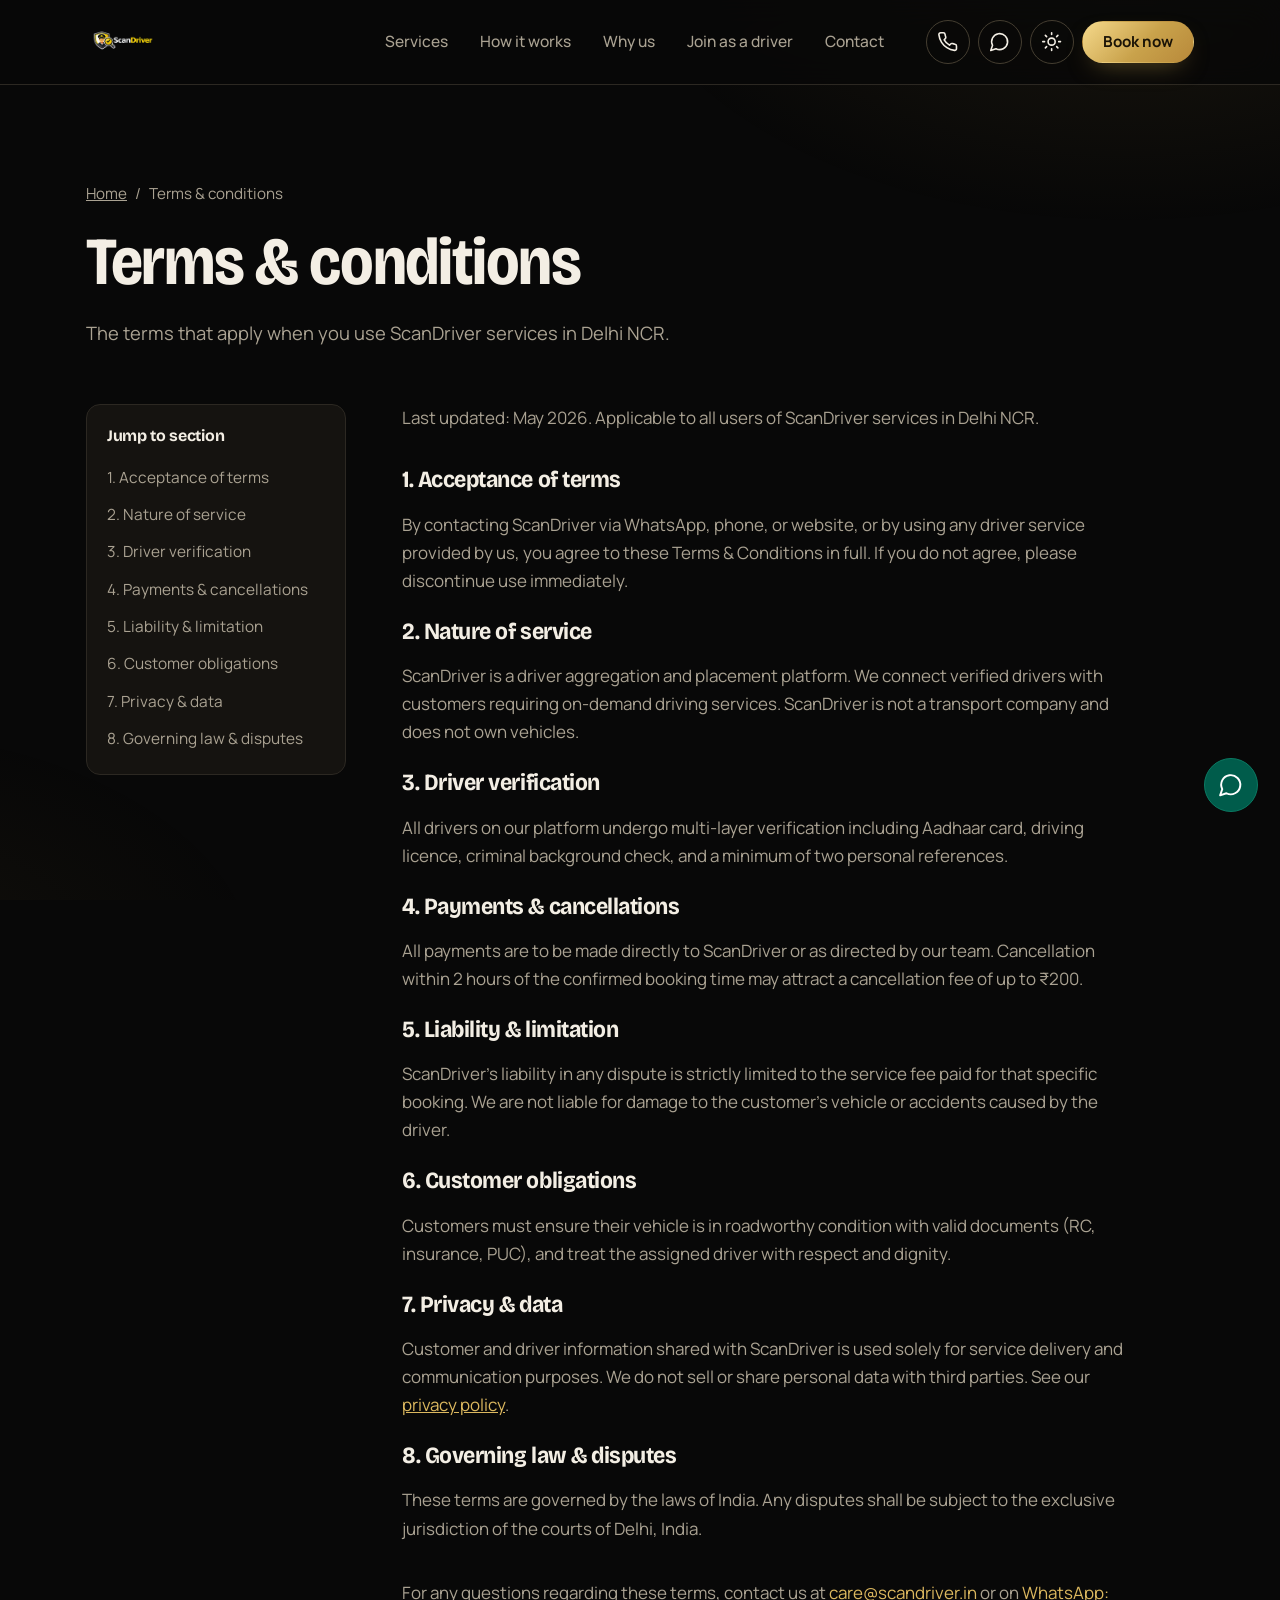
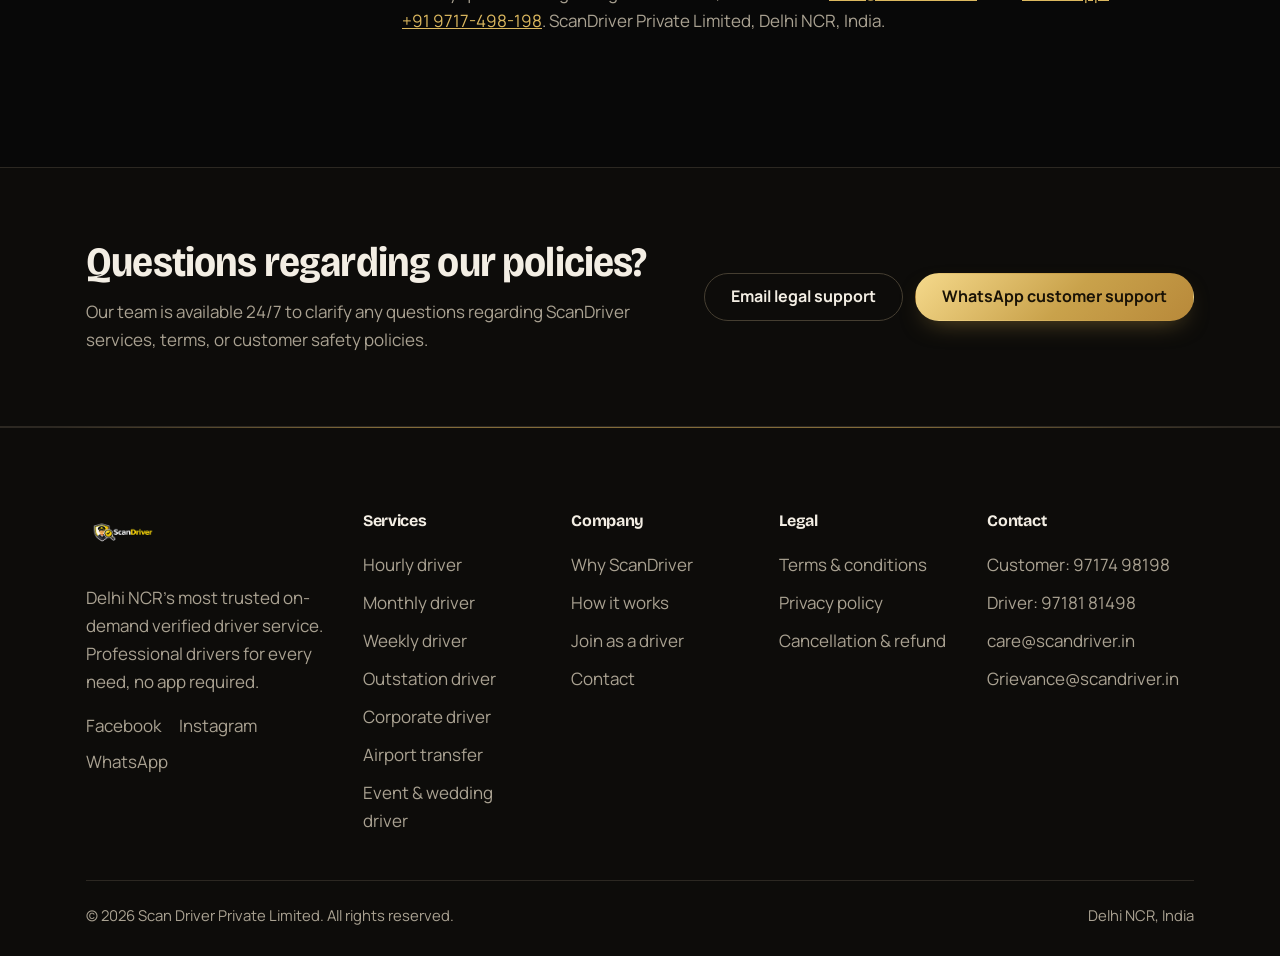
<file: terms.html>
<!doctype html>
<html lang="en-IN">
<head>
<meta charset="utf-8">
<meta name="viewport" content="width=device-width, initial-scale=1">
<link rel="canonical" href="https://scandriver.in/terms.html">
<title>Terms &amp; conditions | ScanDriver</title>
<meta name="description" content="Terms and conditions for ScanDriver driver services in Delhi NCR, including verification, payments, cancellations, liability and governing law.">
<meta name="theme-color" content="#080808"><link rel="icon" href="assets/favicon.ico" sizes="48x48"><link rel="icon" type="image/png" sizes="32x32" href="assets/favicon-32.png"><link rel="icon" type="image/png" sizes="16x16" href="assets/favicon-16.png"><link rel="apple-touch-icon" href="assets/apple-touch-icon.png">
<meta property="og:site_name" content="ScanDriver">
<meta property="og:type" content="website">
<meta property="og:locale" content="en_IN">
<meta property="og:title" content="Terms &amp; conditions | ScanDriver">
<meta property="og:description" content="Terms and conditions for ScanDriver driver services in Delhi NCR, including verification, payments, cancellations, liability and governing law.">
<meta property="og:image" content="https://scandriver.in/assets/og-image.png">
<meta property="og:image:width" content="1200">
<meta property="og:image:height" content="630">
<meta property="og:url" content="https://scandriver.in/terms.html">
<meta name="twitter:card" content="summary_large_image">
<meta name="twitter:image" content="https://scandriver.in/assets/og-image.png">
<script>try{if(localStorage.getItem('sd-theme')==='light')document.documentElement.setAttribute('data-theme','light')}catch(e){}</script>
<link rel="preconnect" href="https://fonts.googleapis.com">
<link rel="preconnect" href="https://fonts.gstatic.com" crossorigin>
<link rel="stylesheet" href="https://fonts.googleapis.com/css2?family=Bricolage+Grotesque:opsz,wdth,wght@12..96,75..100,200..800&family=Manrope:wght@400..800&display=swap">
<link rel="preload" as="image" href="assets/logo-sd.png" fetchpriority="high">
<link rel="stylesheet" href="css/style.css">

</head>
<body>
<svg width="0" height="0" style="position:absolute" aria-hidden="true" focusable="false"><symbol id="i-phone" viewBox="0 0 24 24"><path d="M22 16.92v3a2 2 0 0 1-2.18 2 19.79 19.79 0 0 1-8.63-3.07 19.5 19.5 0 0 1-6-6 19.79 19.79 0 0 1-3.07-8.67A2 2 0 0 1 4.11 2h3a2 2 0 0 1 2 1.72 12.84 12.84 0 0 0 .7 2.81 2 2 0 0 1-.45 2.11L8.09 9.91a16 16 0 0 0 6 6l1.27-1.27a2 2 0 0 1 2.11-.45 12.84 12.84 0 0 0 2.81.7A2 2 0 0 1 22 16.92z"/></symbol><symbol id="i-chat" viewBox="0 0 24 24"><path d="M7.9 20A9 9 0 1 0 4 16.1L2 22z"/></symbol><symbol id="i-sun" viewBox="0 0 24 24"><circle cx="12" cy="12" r="4"/><path d="M12 2v2M12 20v2M4.93 4.93l1.41 1.41M17.66 17.66l1.41 1.41M2 12h2M20 12h2M6.34 17.66l-1.41 1.41M19.07 4.93l-1.41 1.41"/></symbol><symbol id="i-moon" viewBox="0 0 24 24"><path d="M12 3a6 6 0 0 0 9 9 9 9 0 1 1-9-9z"/></symbol><symbol id="i-check" viewBox="0 0 24 24"><path d="M20 6 9 17l-5-5"/></symbol><symbol id="i-menu" viewBox="0 0 24 24"><path d="M4 6h16M4 12h16M4 18h16"/></symbol><symbol id="i-close" viewBox="0 0 24 24"><path d="M18 6 6 18M6 6l12 12"/></symbol><symbol id="i-pin" viewBox="0 0 24 24"><path d="M20 10c0 6-8 12-8 12S4 16 4 10a8 8 0 0 1 16 0z"/><circle cx="12" cy="10" r="3"/></symbol><symbol id="i-shield" viewBox="0 0 24 24"><path d="M20 13c0 5-3.5 7.5-7.66 8.95a1 1 0 0 1-.67-.01C7.5 20.5 4 18 4 13V6a1 1 0 0 1 1-1c2 0 4.5-1.2 6.24-2.72a1.17 1.17 0 0 1 1.52 0C14.51 3.81 17 5 19 5a1 1 0 0 1 1 1z"/><path d="m9 12 2 2 4-4"/></symbol><symbol id="i-clock" viewBox="0 0 24 24"><circle cx="12" cy="12" r="10"/><path d="M12 6v6l4 2"/></symbol><symbol id="i-rupee" viewBox="0 0 24 24"><path d="M6 3h12M6 8h12M6 13l8.5 8M6 13h3M9 13c6.667 0 6.667-10 0-10"/></symbol><symbol id="i-trend" viewBox="0 0 24 24"><path d="m22 7-8.5 8.5-5-5L2 17"/><path d="M16 7h6v6"/></symbol><symbol id="i-lock" viewBox="0 0 24 24"><rect x="4" y="11" width="16" height="10" rx="2"/><path d="M8 11V7a4 4 0 0 1 8 0v4"/></symbol></svg>
<a class="skip-link" href="#main">Skip to content</a>

<header class="site-header">
  <div class="wrap site-header__bar">
    <a class="brand" href="index.html" aria-label="ScanDriver home"><img src="assets/logo-sd.png" alt="ScanDriver" width="171" height="120" data-fallback="wordmark"><img src="assets/logo-sd-dark.png" alt="" aria-hidden="true" width="171" height="120"></a>
    <nav class="nav" aria-label="Main"><a class="nav__link" href="services.html">Services</a><a class="nav__link" href="how-it-works.html">How it works</a><a class="nav__link" href="why-us.html">Why us</a><a class="nav__link" href="join-driver.html">Join as a driver</a><a class="nav__link" href="contact.html">Contact</a></nav>
    <div class="header-actions">
      <a class="icon-btn header-actions__contact" href="tel:+919717498198" aria-label="Call ScanDriver"><svg class="icon" aria-hidden="true" focusable="false"><use href="#i-phone"/></svg></a>
      <a class="icon-btn header-actions__contact" href="https://wa.me/919717498198" target="_blank" rel="noopener" aria-label="Message ScanDriver on WhatsApp"><svg class="icon" aria-hidden="true" focusable="false"><use href="#i-chat"/></svg></a>
      <button class="icon-btn theme-toggle" type="button" data-theme-toggle aria-pressed="false" aria-label="Switch to light mode"><svg class="icon icon--sun" aria-hidden="true" focusable="false"><use href="#i-sun"/></svg><svg class="icon icon--moon" aria-hidden="true" focusable="false"><use href="#i-moon"/></svg></button>
      <a class="btn btn--gold btn--sm header-book" href="booking.html">Book now</a>
      <button class="icon-btn menu-btn" type="button" data-menu-toggle aria-expanded="false" aria-controls="menu-panel" aria-label="Open menu"><svg class="icon icon--open" aria-hidden="true" focusable="false"><use href="#i-menu"/></svg><svg class="icon icon--close" aria-hidden="true" focusable="false"><use href="#i-close"/></svg></button>
    </div>
  </div>
  <div class="menu-panel" id="menu-panel" hidden>
    <div class="wrap menu-panel__inner">
      <div class="menu-group"><p class="menu-group__title">Explore</p><a href="services.html">Services</a><a href="how-it-works.html">How it works</a><a href="why-us.html">Why us</a><a href="join-driver.html">Join as a driver</a><a href="contact.html">Contact</a></div>
      <div class="menu-group"><p class="menu-group__title">Book</p><a href="booking.html">Book a driver</a></div>
      <div class="menu-group"><p class="menu-group__title">Legal</p><a href="terms.html" aria-current="page">Terms &amp; conditions</a><a href="privacy-policy.html">Privacy policy</a><a href="cancellation-and-refund-policy.html">Cancellation &amp; refund</a></div>
    </div>
  </div>
</header>
<main id="main">

<section class="page-hero"><div class="wrap"><nav class="crumbs" aria-label="Breadcrumb"><a href="index.html">Home</a><span aria-hidden="true">/</span><span>Terms &amp; conditions</span></nav><h1>Terms &amp; conditions</h1><p>The terms that apply when you use ScanDriver services in Delhi NCR.</p></div></section>
<section class="section" style="padding-top:0">
  <div class="wrap legal">
    <nav class="toc" aria-label="On this page"><h2>Jump to section</h2><ol><li><a href="#t1">1. Acceptance of terms</a></li><li><a href="#t2">2. Nature of service</a></li><li><a href="#t3">3. Driver verification</a></li><li><a href="#t4">4. Payments &amp; cancellations</a></li><li><a href="#t5">5. Liability &amp; limitation</a></li><li><a href="#t6">6. Customer obligations</a></li><li><a href="#t7">7. Privacy &amp; data</a></li><li><a href="#t8">8. Governing law &amp; disputes</a></li></ol></nav>
    <div class="legal-body">
      <p class="legal__meta" style="margin:0 0 28px">Last updated: May 2026. Applicable to all users of ScanDriver services in Delhi NCR.</p>
      <section id="t1"><h2>1. Acceptance of terms</h2><p>By contacting ScanDriver via WhatsApp, phone, or website, or by using any driver service provided by us, you agree to these Terms &amp; Conditions in full. If you do not agree, please discontinue use immediately.</p></section><section id="t2"><h2>2. Nature of service</h2><p>ScanDriver is a driver aggregation and placement platform. We connect verified drivers with customers requiring on-demand driving services. ScanDriver is not a transport company and does not own vehicles.</p></section><section id="t3"><h2>3. Driver verification</h2><p>All drivers on our platform undergo multi-layer verification including Aadhaar card, driving licence, criminal background check, and a minimum of two personal references.</p></section><section id="t4"><h2>4. Payments &amp; cancellations</h2><p>All payments are to be made directly to ScanDriver or as directed by our team. Cancellation within 2 hours of the confirmed booking time may attract a cancellation fee of up to &#8377;200.</p></section><section id="t5"><h2>5. Liability &amp; limitation</h2><p>ScanDriver's liability in any dispute is strictly limited to the service fee paid for that specific booking. We are not liable for damage to the customer's vehicle or accidents caused by the driver.</p></section><section id="t6"><h2>6. Customer obligations</h2><p>Customers must ensure their vehicle is in roadworthy condition with valid documents (RC, insurance, PUC), and treat the assigned driver with respect and dignity.</p></section><section id="t7"><h2>7. Privacy &amp; data</h2><p>Customer and driver information shared with ScanDriver is used solely for service delivery and communication purposes. We do not sell or share personal data with third parties. See our <a href="privacy-policy.html">privacy policy</a>.</p></section><section id="t8"><h2>8. Governing law &amp; disputes</h2><p>These terms are governed by the laws of India. Any disputes shall be subject to the exclusive jurisdiction of the courts of Delhi, India.</p></section>
      <p style="margin-top:36px">For any questions regarding these terms, contact us at <a href="mailto:care@scandriver.in">care@scandriver.in</a> or on <a href="https://wa.me/919717498198">WhatsApp: +91 9717-498-198</a>. ScanDriver Private Limited, Delhi NCR, India.</p>
    </div>
  </div>
</section>
<section class="section section--raised section--tight">
  <div class="wrap band">
    <div>
      <h2>Questions regarding our policies?</h2>
      <p>Our team is available 24/7 to clarify any questions regarding ScanDriver services, terms, or customer safety policies.</p>
    </div>
    <div class="cta__actions" style="margin:0">
      <a class="btn btn--line" href="mailto:care@scandriver.in">Email legal support</a>
      <a class="btn btn--gold" href="https://wa.me/919717498198" target="_blank" rel="noopener">WhatsApp customer support</a>
    </div>
  </div>
</section>

</main>

<footer class="site-footer">
  <div class="wrap">
    <div class="footer-grid">
      <div class="footer-brand">
        <a class="brand" href="index.html" aria-label="ScanDriver home"><img src="assets/logo-sd.png" alt="ScanDriver" width="171" height="120" loading="lazy" data-fallback="wordmark"><img src="assets/logo-sd-dark.png" alt="" aria-hidden="true" width="171" height="120" loading="lazy"></a>
        <p>Delhi NCR's most trusted on-demand verified driver service. Professional drivers for every need, no app required.</p>
        <div class="footer-social">
          <a href="https://www.facebook.com/profile.php?id=61590935150854" target="_blank" rel="noopener">Facebook</a>
          <a href="https://www.instagram.com/scan_driver/" target="_blank" rel="noopener">Instagram</a>
          <a href="https://wa.me/919717498198" target="_blank" rel="noopener">WhatsApp</a>
        </div>
      </div>
      <div class="footer-col"><h2>Services</h2><ul><li><a href="booking.html?service=hourly">Hourly driver</a></li><li><a href="booking.html?service=monthly">Monthly driver</a></li><li><a href="booking.html?service=weekly">Weekly driver</a></li><li><a href="booking.html?service=outstation">Outstation driver</a></li><li><a href="booking.html?service=corporate">Corporate driver</a></li><li><a href="booking.html?service=airport">Airport transfer</a></li><li><a href="booking.html?service=event">Event &amp; wedding driver</a></li></ul></div>
      <div class="footer-col"><h2>Company</h2><ul>
        <li><a href="why-us.html">Why ScanDriver</a></li>
        <li><a href="how-it-works.html">How it works</a></li>
        <li><a href="join-driver.html">Join as a driver</a></li>
        <li><a href="contact.html">Contact</a></li>
      </ul></div>
      <div class="footer-col"><h2>Legal</h2><ul><li><a href="terms.html">Terms &amp; conditions</a></li><li><a href="privacy-policy.html">Privacy policy</a></li><li><a href="cancellation-and-refund-policy.html">Cancellation &amp; refund</a></li></ul></div>
      <div class="footer-col"><h2>Contact</h2><ul>
        <li><a href="tel:+919717498198">Customer: 97174 98198</a></li>
        <li><a href="tel:+919718181498">Driver: 97181 81498</a></li>
        <li><a href="mailto:care@scandriver.in">care@scandriver.in</a></li>
        <li><a href="mailto:grievance@scandriver.in">Grievance@scandriver.in</a></li>
      </ul></div>
    </div>
    <div class="footer-bottom">
      <p>&copy; 2026 Scan Driver Private Limited. All rights reserved.</p>
      <p>Delhi NCR, India</p>
    </div>
  </div>
</footer>
<div class="action-bar">
  <a class="btn btn--line" href="tel:+919717498198"><svg class="icon" aria-hidden="true" focusable="false"><use href="#i-phone"/></svg>Call</a>
  <a class="btn btn--line" href="https://wa.me/919717498198" target="_blank" rel="noopener"><svg class="icon" aria-hidden="true" focusable="false"><use href="#i-chat"/></svg>WhatsApp</a>
  <a class="btn btn--gold" href="booking.html">Book now</a>
</div>
<script src="js/main.js" defer></script>
</body>
</html>
</file>
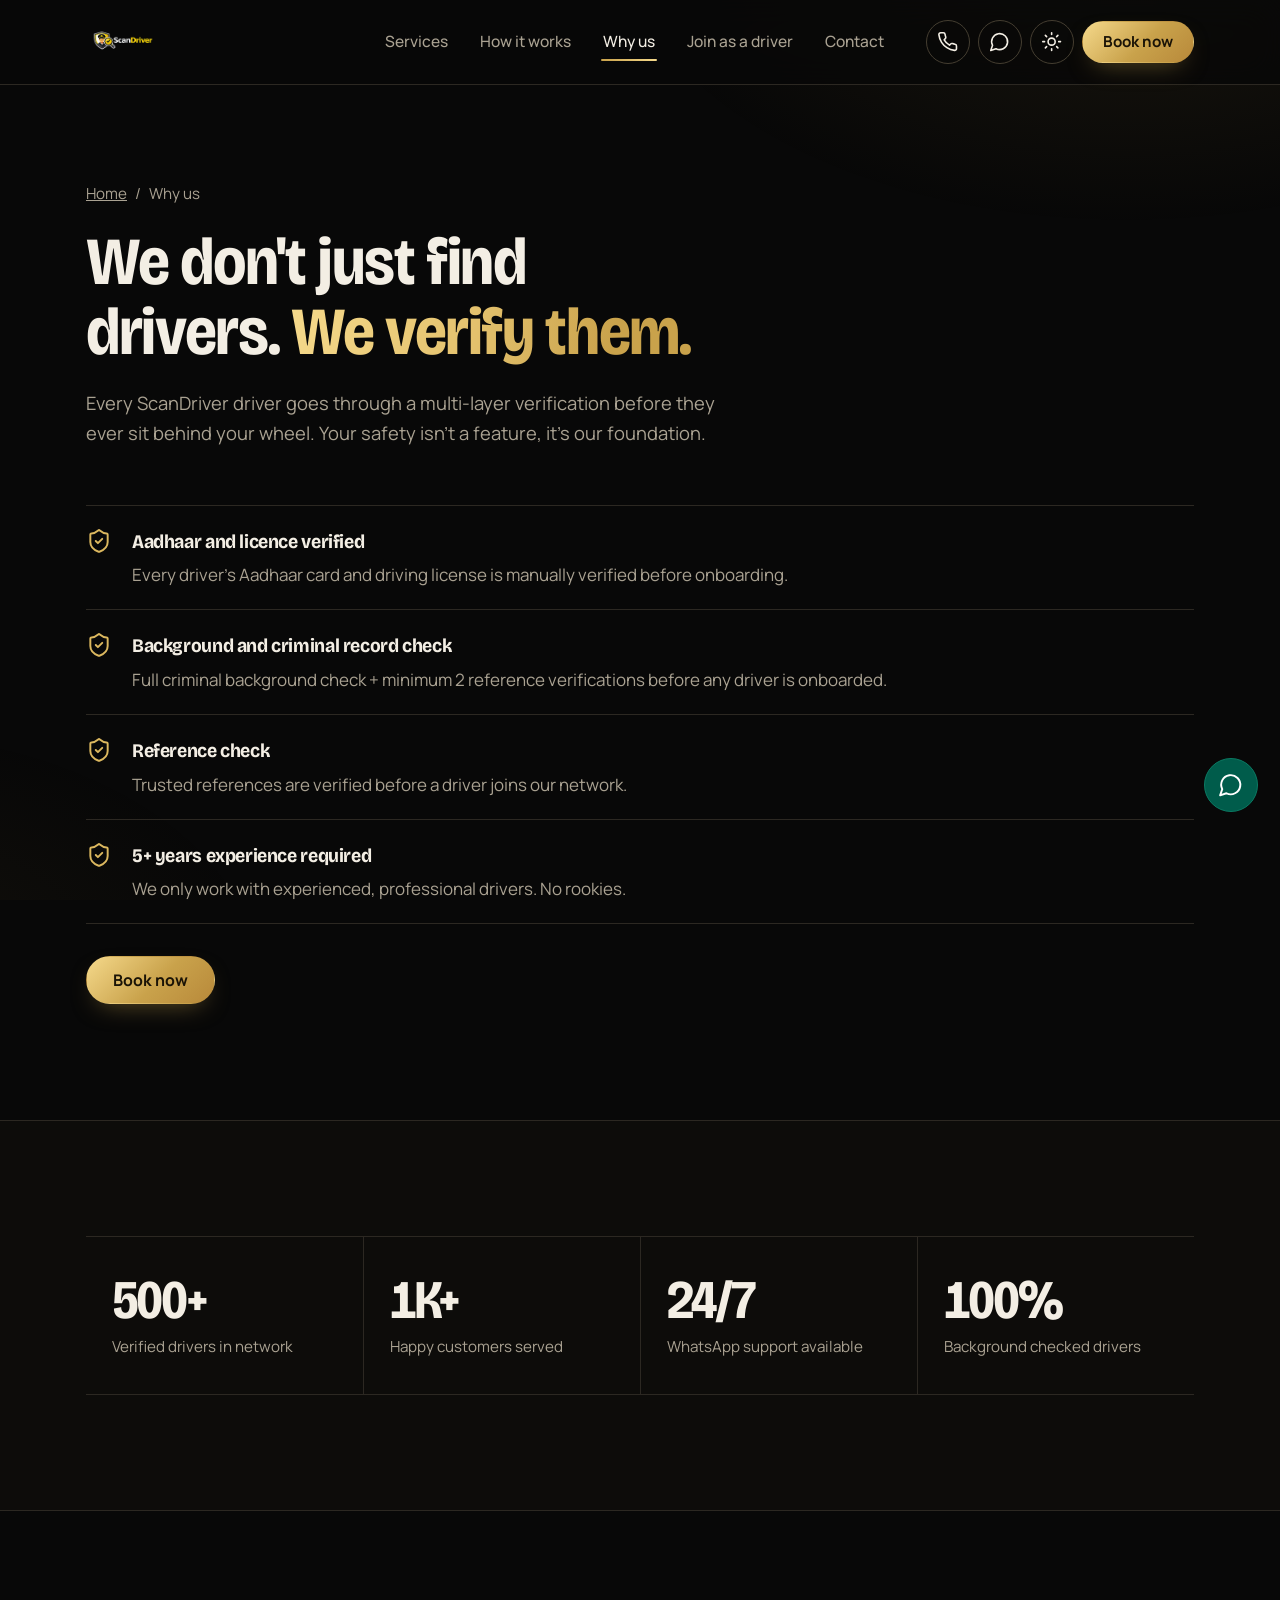
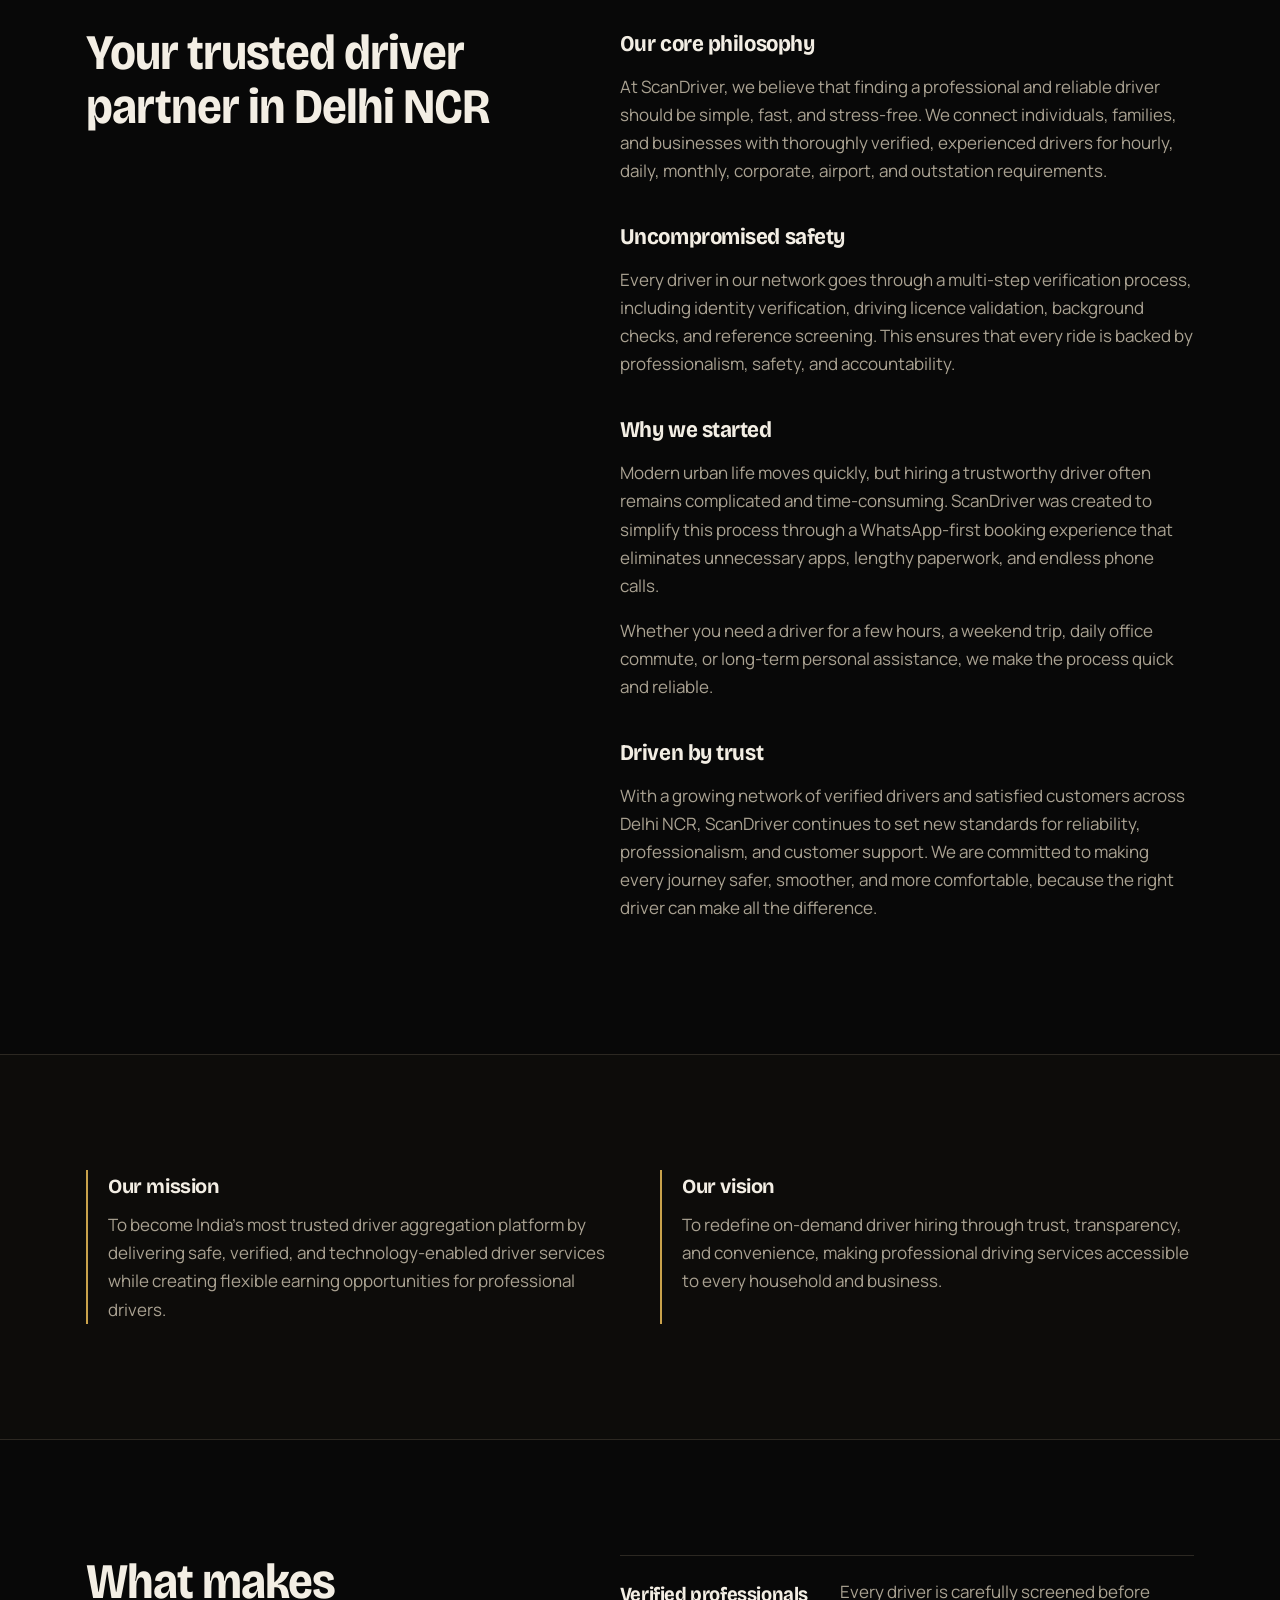
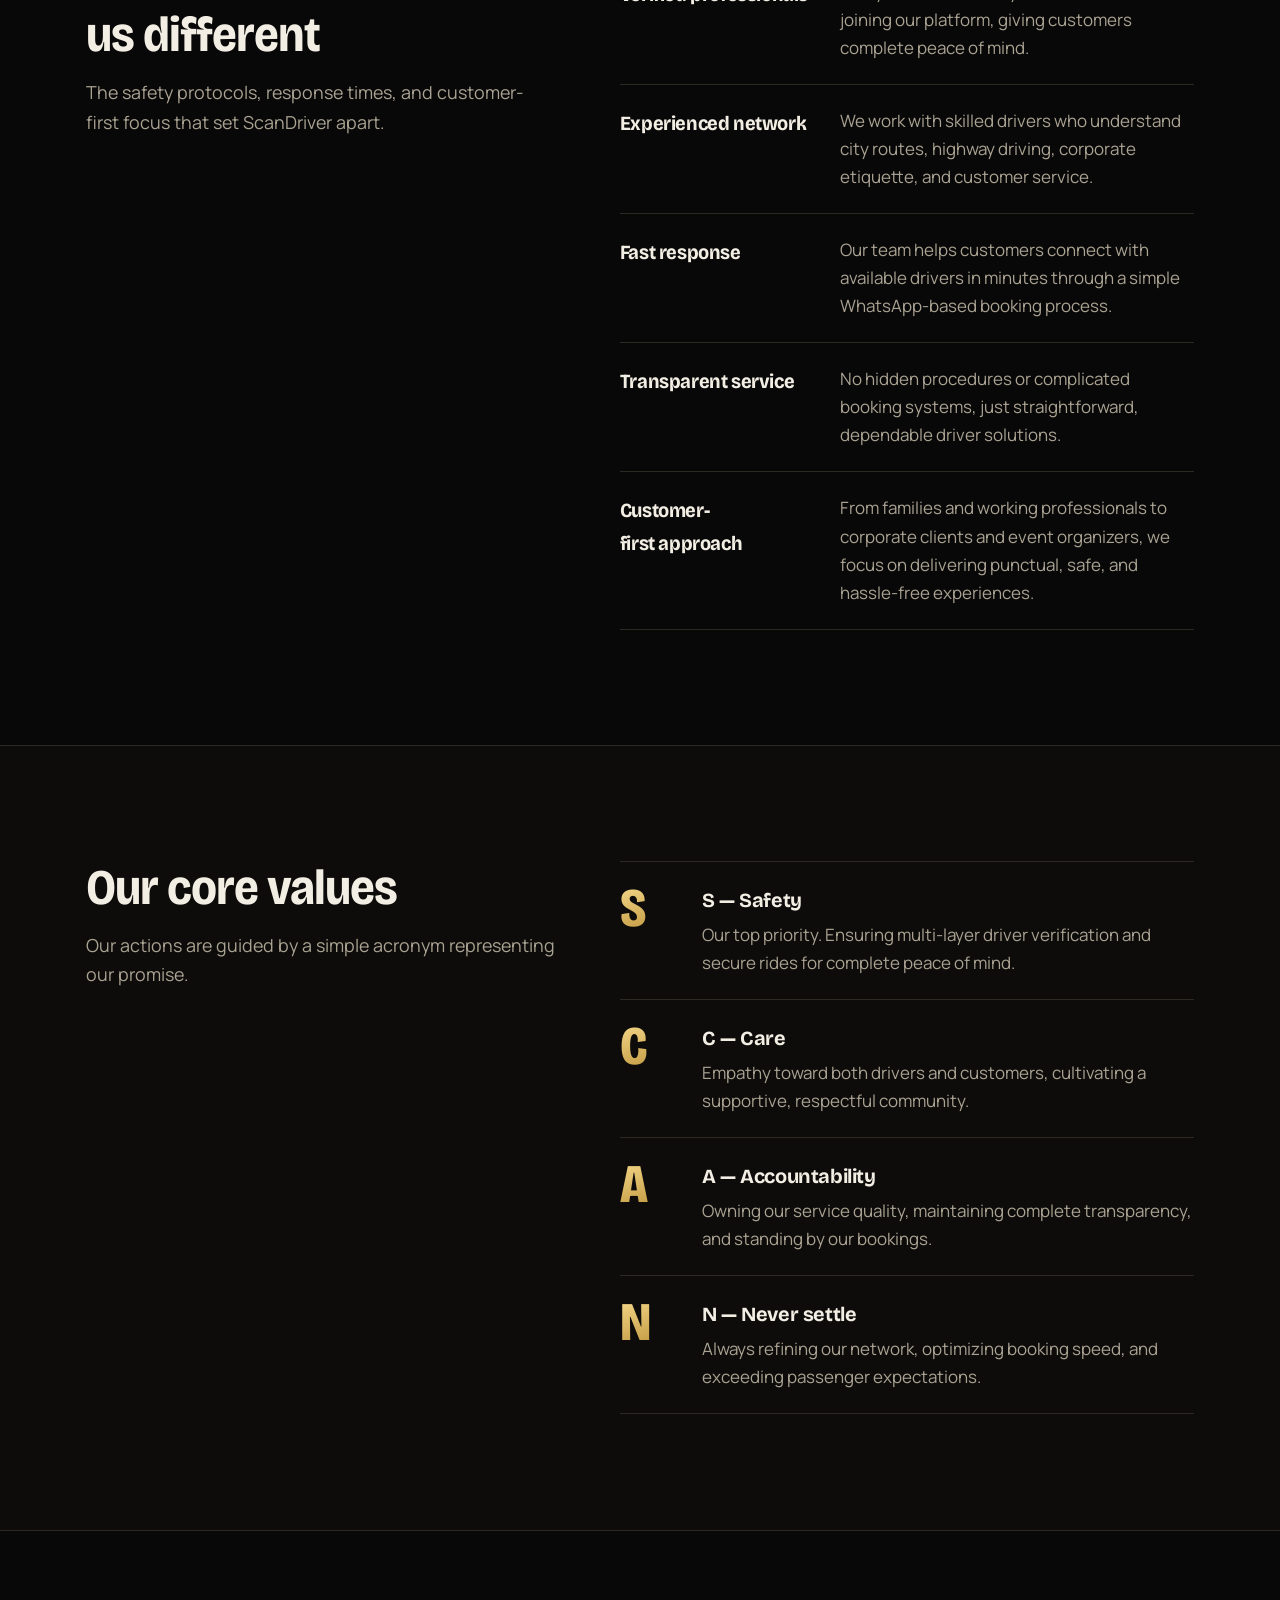
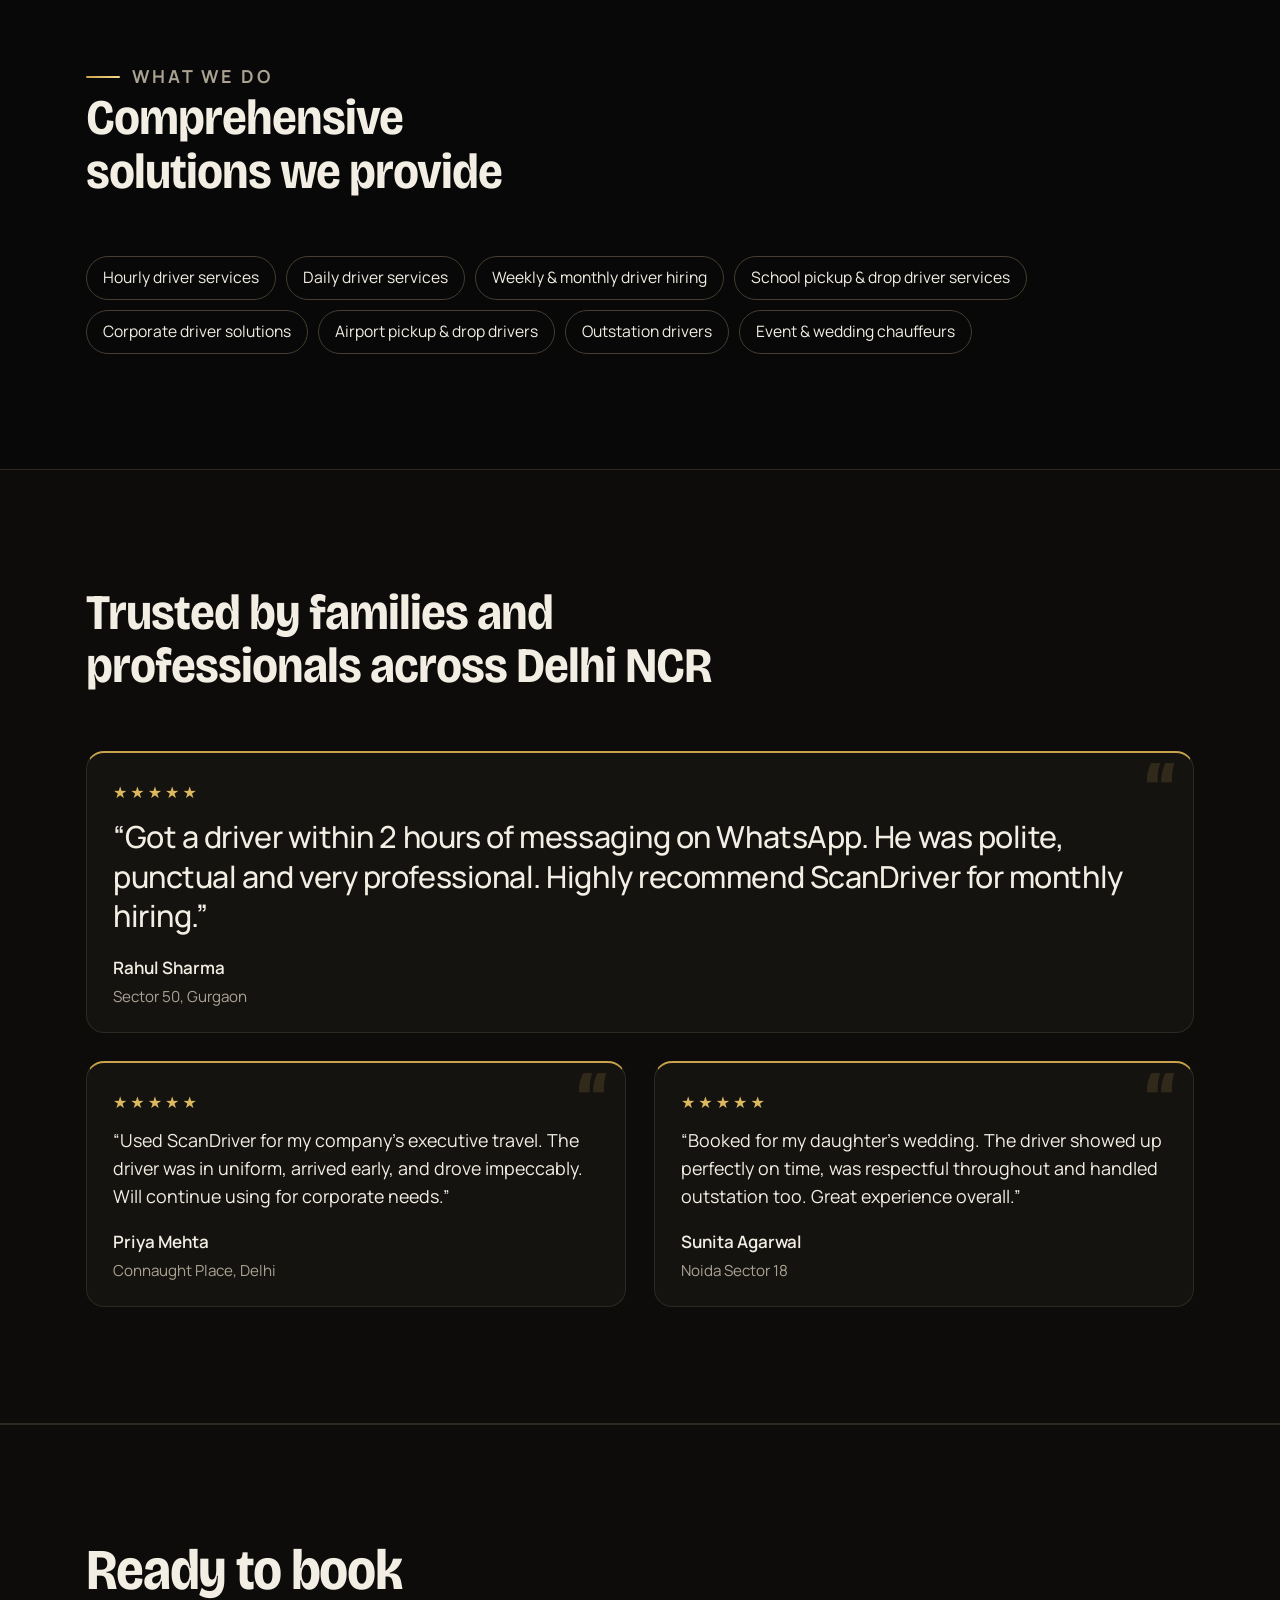
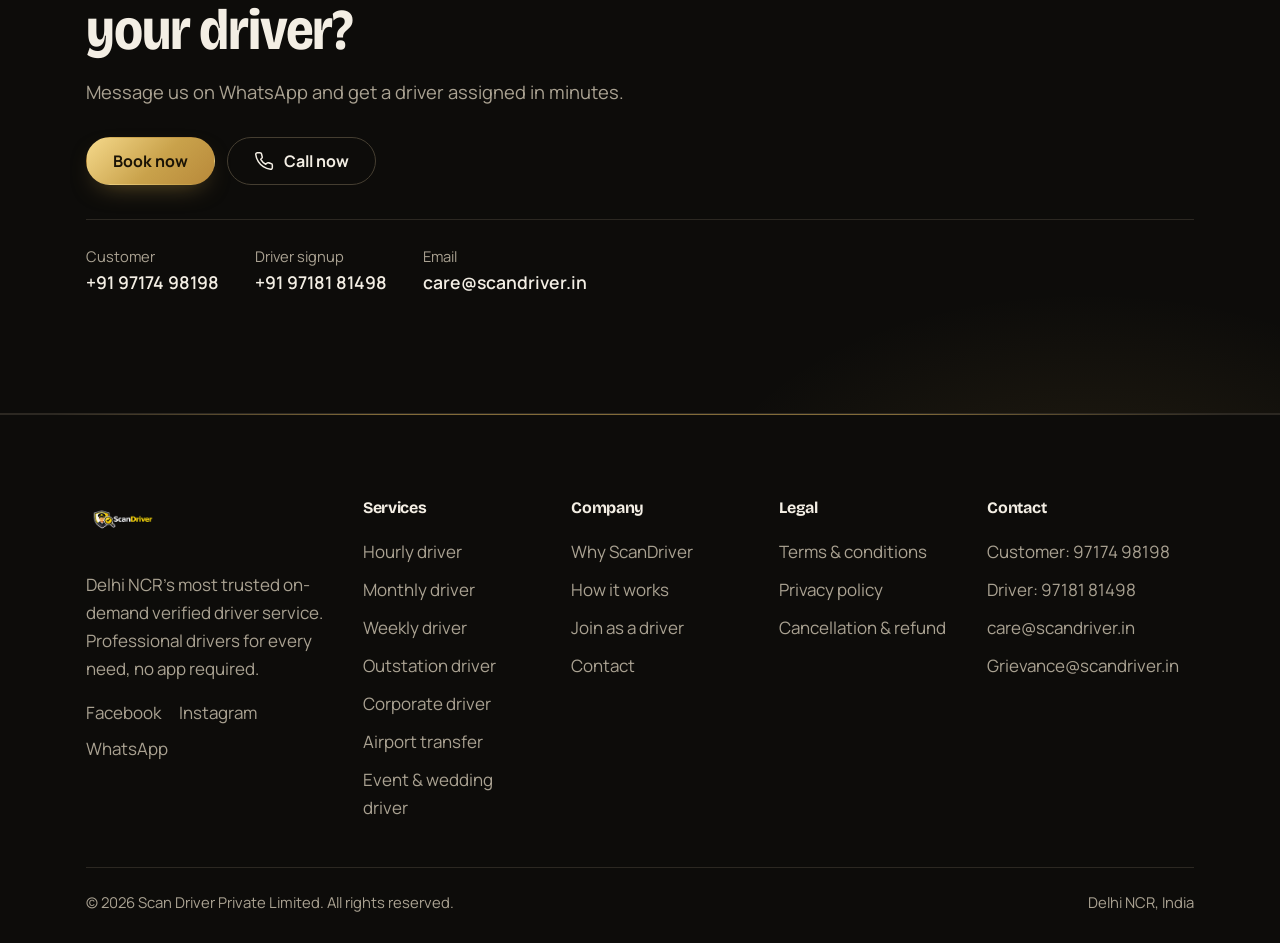
<file: why-us.html>
<!doctype html>
<html lang="en-IN">
<head>
<meta charset="utf-8">
<meta name="viewport" content="width=device-width, initial-scale=1">
<link rel="canonical" href="https://scandriver.in/why-us.html">
<title>Why ScanDriver | Verified drivers you can trust | Delhi NCR</title>
<meta name="description" content="Aadhaar, licence, background and reference checks on every driver. Learn how ScanDriver verifies drivers and why Delhi NCR families and companies trust us.">
<meta name="theme-color" content="#080808"><link rel="icon" href="assets/favicon.ico" sizes="48x48"><link rel="icon" type="image/png" sizes="32x32" href="assets/favicon-32.png"><link rel="icon" type="image/png" sizes="16x16" href="assets/favicon-16.png"><link rel="apple-touch-icon" href="assets/apple-touch-icon.png">
<meta property="og:site_name" content="ScanDriver">
<meta property="og:type" content="website">
<meta property="og:locale" content="en_IN">
<meta property="og:title" content="Why ScanDriver | Verified drivers you can trust | Delhi NCR">
<meta property="og:description" content="Aadhaar, licence, background and reference checks on every driver. Learn how ScanDriver verifies drivers and why Delhi NCR families and companies trust us.">
<meta property="og:image" content="https://scandriver.in/assets/og-image.png">
<meta property="og:image:width" content="1200">
<meta property="og:image:height" content="630">
<meta property="og:url" content="https://scandriver.in/why-us.html">
<meta name="twitter:card" content="summary_large_image">
<meta name="twitter:image" content="https://scandriver.in/assets/og-image.png">
<script>try{if(localStorage.getItem('sd-theme')==='light')document.documentElement.setAttribute('data-theme','light')}catch(e){}</script>
<link rel="preconnect" href="https://fonts.googleapis.com">
<link rel="preconnect" href="https://fonts.gstatic.com" crossorigin>
<link rel="stylesheet" href="https://fonts.googleapis.com/css2?family=Bricolage+Grotesque:opsz,wdth,wght@12..96,75..100,200..800&family=Manrope:wght@400..800&display=swap">
<link rel="preload" as="image" href="assets/logo-sd.png" fetchpriority="high">
<link rel="stylesheet" href="css/style.css">

</head>
<body>
<svg width="0" height="0" style="position:absolute" aria-hidden="true" focusable="false"><symbol id="i-phone" viewBox="0 0 24 24"><path d="M22 16.92v3a2 2 0 0 1-2.18 2 19.79 19.79 0 0 1-8.63-3.07 19.5 19.5 0 0 1-6-6 19.79 19.79 0 0 1-3.07-8.67A2 2 0 0 1 4.11 2h3a2 2 0 0 1 2 1.72 12.84 12.84 0 0 0 .7 2.81 2 2 0 0 1-.45 2.11L8.09 9.91a16 16 0 0 0 6 6l1.27-1.27a2 2 0 0 1 2.11-.45 12.84 12.84 0 0 0 2.81.7A2 2 0 0 1 22 16.92z"/></symbol><symbol id="i-chat" viewBox="0 0 24 24"><path d="M7.9 20A9 9 0 1 0 4 16.1L2 22z"/></symbol><symbol id="i-sun" viewBox="0 0 24 24"><circle cx="12" cy="12" r="4"/><path d="M12 2v2M12 20v2M4.93 4.93l1.41 1.41M17.66 17.66l1.41 1.41M2 12h2M20 12h2M6.34 17.66l-1.41 1.41M19.07 4.93l-1.41 1.41"/></symbol><symbol id="i-moon" viewBox="0 0 24 24"><path d="M12 3a6 6 0 0 0 9 9 9 9 0 1 1-9-9z"/></symbol><symbol id="i-check" viewBox="0 0 24 24"><path d="M20 6 9 17l-5-5"/></symbol><symbol id="i-menu" viewBox="0 0 24 24"><path d="M4 6h16M4 12h16M4 18h16"/></symbol><symbol id="i-close" viewBox="0 0 24 24"><path d="M18 6 6 18M6 6l12 12"/></symbol><symbol id="i-pin" viewBox="0 0 24 24"><path d="M20 10c0 6-8 12-8 12S4 16 4 10a8 8 0 0 1 16 0z"/><circle cx="12" cy="10" r="3"/></symbol><symbol id="i-shield" viewBox="0 0 24 24"><path d="M20 13c0 5-3.5 7.5-7.66 8.95a1 1 0 0 1-.67-.01C7.5 20.5 4 18 4 13V6a1 1 0 0 1 1-1c2 0 4.5-1.2 6.24-2.72a1.17 1.17 0 0 1 1.52 0C14.51 3.81 17 5 19 5a1 1 0 0 1 1 1z"/><path d="m9 12 2 2 4-4"/></symbol><symbol id="i-clock" viewBox="0 0 24 24"><circle cx="12" cy="12" r="10"/><path d="M12 6v6l4 2"/></symbol><symbol id="i-rupee" viewBox="0 0 24 24"><path d="M6 3h12M6 8h12M6 13l8.5 8M6 13h3M9 13c6.667 0 6.667-10 0-10"/></symbol><symbol id="i-trend" viewBox="0 0 24 24"><path d="m22 7-8.5 8.5-5-5L2 17"/><path d="M16 7h6v6"/></symbol><symbol id="i-lock" viewBox="0 0 24 24"><rect x="4" y="11" width="16" height="10" rx="2"/><path d="M8 11V7a4 4 0 0 1 8 0v4"/></symbol></svg>
<a class="skip-link" href="#main">Skip to content</a>

<header class="site-header">
  <div class="wrap site-header__bar">
    <a class="brand" href="index.html" aria-label="ScanDriver home"><img src="assets/logo-sd.png" alt="ScanDriver" width="171" height="120" data-fallback="wordmark"><img src="assets/logo-sd-dark.png" alt="" aria-hidden="true" width="171" height="120"></a>
    <nav class="nav" aria-label="Main"><a class="nav__link" href="services.html">Services</a><a class="nav__link" href="how-it-works.html">How it works</a><a class="nav__link" href="why-us.html" aria-current="page">Why us</a><a class="nav__link" href="join-driver.html">Join as a driver</a><a class="nav__link" href="contact.html">Contact</a></nav>
    <div class="header-actions">
      <a class="icon-btn header-actions__contact" href="tel:+919717498198" aria-label="Call ScanDriver"><svg class="icon" aria-hidden="true" focusable="false"><use href="#i-phone"/></svg></a>
      <a class="icon-btn header-actions__contact" href="https://wa.me/919717498198" target="_blank" rel="noopener" aria-label="Message ScanDriver on WhatsApp"><svg class="icon" aria-hidden="true" focusable="false"><use href="#i-chat"/></svg></a>
      <button class="icon-btn theme-toggle" type="button" data-theme-toggle aria-pressed="false" aria-label="Switch to light mode"><svg class="icon icon--sun" aria-hidden="true" focusable="false"><use href="#i-sun"/></svg><svg class="icon icon--moon" aria-hidden="true" focusable="false"><use href="#i-moon"/></svg></button>
      <a class="btn btn--gold btn--sm header-book" href="booking.html">Book now</a>
      <button class="icon-btn menu-btn" type="button" data-menu-toggle aria-expanded="false" aria-controls="menu-panel" aria-label="Open menu"><svg class="icon icon--open" aria-hidden="true" focusable="false"><use href="#i-menu"/></svg><svg class="icon icon--close" aria-hidden="true" focusable="false"><use href="#i-close"/></svg></button>
    </div>
  </div>
  <div class="menu-panel" id="menu-panel" hidden>
    <div class="wrap menu-panel__inner">
      <div class="menu-group"><p class="menu-group__title">Explore</p><a href="services.html">Services</a><a href="how-it-works.html">How it works</a><a href="why-us.html" aria-current="page">Why us</a><a href="join-driver.html">Join as a driver</a><a href="contact.html">Contact</a></div>
      <div class="menu-group"><p class="menu-group__title">Book</p><a href="booking.html">Book a driver</a></div>
      <div class="menu-group"><p class="menu-group__title">Legal</p><a href="terms.html">Terms &amp; conditions</a><a href="privacy-policy.html">Privacy policy</a><a href="cancellation-and-refund-policy.html">Cancellation &amp; refund</a></div>
    </div>
  </div>
</header>
<main id="main">

<section class="page-hero page-hero--wide"><div class="wrap"><nav class="crumbs" aria-label="Breadcrumb"><a href="index.html">Home</a><span aria-hidden="true">/</span><span>Why us</span></nav><h1>We don't just find drivers. <span class="grad">We verify them.</span></h1><p>Every ScanDriver driver goes through a multi-layer verification before they ever sit behind your wheel. Your safety isn't a feature, it's our foundation.</p></div></section>

<section class="section" style="padding-top:0">
  <div class="wrap">
    <ul class="checks"><li class="check"><svg class="icon" aria-hidden="true" focusable="false"><use href="#i-shield"/></svg><div><h3>Aadhaar and licence verified</h3><p>Every driver's Aadhaar card and driving license is manually verified before onboarding.</p></div></li><li class="check"><svg class="icon" aria-hidden="true" focusable="false"><use href="#i-shield"/></svg><div><h3>Background and criminal record check</h3><p>Full criminal background check + minimum 2 reference verifications before any driver is onboarded.</p></div></li><li class="check"><svg class="icon" aria-hidden="true" focusable="false"><use href="#i-shield"/></svg><div><h3>Reference check</h3><p>Trusted references are verified before a driver joins our network.</p></div></li><li class="check"><svg class="icon" aria-hidden="true" focusable="false"><use href="#i-shield"/></svg><div><h3>5+ years experience required</h3><p>We only work with experienced, professional drivers. No rookies.</p></div></li></ul>
    <div style="margin-top:32px"><a class="btn btn--gold" href="booking.html">Book now</a></div>
  </div>
</section>

<section class="section section--raised"><div class="wrap"><div class="stats stats--four">
  <div class="stat"><span class="stat__num">500+</span><span class="stat__label">Verified drivers in network</span></div>
  <div class="stat"><span class="stat__num">1K+</span><span class="stat__label">Happy customers served</span></div>
  <div class="stat"><span class="stat__num">24/7</span><span class="stat__label">WhatsApp support available</span></div>
  <div class="stat"><span class="stat__num">100%</span><span class="stat__label">Background checked drivers</span></div>
</div></div></section>

<section class="section" id="story">
  <div class="wrap two-col">
    <div class="section-head" style="margin-bottom:0">
      <h2>Your trusted driver partner in Delhi NCR</h2>
    </div>
    <div>
      <div class="prose-block">
        <h3>Our core philosophy</h3>
        <p>At ScanDriver, we believe that finding a professional and reliable driver should be simple, fast, and stress-free. We connect individuals, families, and businesses with thoroughly verified, experienced drivers for hourly, daily, monthly, corporate, airport, and outstation requirements.</p>
      </div>
      <div class="prose-block">
        <h3>Uncompromised safety</h3>
        <p>Every driver in our network goes through a multi-step verification process, including identity verification, driving licence validation, background checks, and reference screening. This ensures that every ride is backed by professionalism, safety, and accountability.</p>
      </div>
      <div class="prose-block">
        <h3>Why we started</h3>
        <p>Modern urban life moves quickly, but hiring a trustworthy driver often remains complicated and time-consuming. ScanDriver was created to simplify this process through a WhatsApp-first booking experience that eliminates unnecessary apps, lengthy paperwork, and endless phone calls.</p>
        <p>Whether you need a driver for a few hours, a weekend trip, daily office commute, or long-term personal assistance, we make the process quick and reliable.</p>
      </div>
      <div class="prose-block">
        <h3>Driven by trust</h3>
        <p>With a growing network of verified drivers and satisfied customers across Delhi NCR, ScanDriver continues to set new standards for reliability, professionalism, and customer support. We are committed to making every journey safer, smoother, and more comfortable, because the right driver can make all the difference.</p>
      </div>
    </div>
  </div>
</section>

<section class="section section--raised">
  <div class="wrap">
    <div class="mv">
      <div><h3>Our mission</h3><p>To become India's most trusted driver aggregation platform by delivering safe, verified, and technology-enabled driver services while creating flexible earning opportunities for professional drivers.</p></div>
      <div><h3>Our vision</h3><p>To redefine on-demand driver hiring through trust, transparency, and convenience, making professional driving services accessible to every household and business.</p></div>
    </div>
  </div>
</section>

<section class="section">
  <div class="wrap two-col">
    <div class="section-head" style="margin-bottom:0">
      <h2>What makes us different</h2>
      <p>The safety protocols, response times, and customer-first focus that set ScanDriver apart.</p>
    </div>
    <ul class="defs"><li class="def"><h3>Verified professionals</h3><p>Every driver is carefully screened before joining our platform, giving customers complete peace of mind.</p></li><li class="def"><h3>Experienced network</h3><p>We work with skilled drivers who understand city routes, highway driving, corporate etiquette, and customer service.</p></li><li class="def"><h3>Fast response</h3><p>Our team helps customers connect with available drivers in minutes through a simple WhatsApp-based booking process.</p></li><li class="def"><h3>Transparent service</h3><p>No hidden procedures or complicated booking systems, just straightforward, dependable driver solutions.</p></li><li class="def"><h3>Customer-first approach</h3><p>From families and working professionals to corporate clients and event organizers, we focus on delivering punctual, safe, and hassle-free experiences.</p></li></ul>
  </div>
</section>

<section class="section section--raised">
  <div class="wrap two-col">
    <div class="section-head" style="margin-bottom:0">
      <h2>Our core values</h2>
      <p>Our actions are guided by a simple acronym representing our promise.</p>
    </div>
    <ul class="values"><li class="value"><span class="value__letter" aria-hidden="true">S</span><div><h3>S &mdash; Safety</h3><p>Our top priority. Ensuring multi-layer driver verification and secure rides for complete peace of mind.</p></div></li><li class="value"><span class="value__letter" aria-hidden="true">C</span><div><h3>C &mdash; Care</h3><p>Empathy toward both drivers and customers, cultivating a supportive, respectful community.</p></div></li><li class="value"><span class="value__letter" aria-hidden="true">A</span><div><h3>A &mdash; Accountability</h3><p>Owning our service quality, maintaining complete transparency, and standing by our bookings.</p></div></li><li class="value"><span class="value__letter" aria-hidden="true">N</span><div><h3>N &mdash; Never settle</h3><p>Always refining our network, optimizing booking speed, and exceeding passenger expectations.</p></div></li></ul>
  </div>
</section>

<section class="section">
  <div class="wrap">
    <div class="section-head"><p class="kicker">What we do</p><h2>Comprehensive solutions we provide</h2></div>
    <ul class="chip-list"><li class="chip">Hourly driver services</li><li class="chip">Daily driver services</li><li class="chip">Weekly &amp; monthly driver hiring</li><li class="chip">School pickup &amp; drop driver services</li><li class="chip">Corporate driver solutions</li><li class="chip">Airport pickup &amp; drop drivers</li><li class="chip">Outstation drivers</li><li class="chip">Event &amp; wedding chauffeurs</li></ul>
  </div>
</section>

<section class="section section--raised">
  <div class="wrap">
    <div class="section-head"><h2>Trusted by families and professionals across Delhi NCR</h2></div>
    <div class="quotes"><figure class="quote quote--lead">
  <span class="stars" role="img" aria-label="5 out of 5 stars">&#9733;&#9733;&#9733;&#9733;&#9733;</span>
  <blockquote>&ldquo;Got a driver within 2 hours of messaging on WhatsApp. He was polite, punctual and very professional. Highly recommend ScanDriver for monthly hiring.&rdquo;</blockquote>
  <figcaption><b>Rahul Sharma</b><span>Sector 50, Gurgaon</span></figcaption>
</figure><figure class="quote">
  <span class="stars" role="img" aria-label="5 out of 5 stars">&#9733;&#9733;&#9733;&#9733;&#9733;</span>
  <blockquote>&ldquo;Used ScanDriver for my company's executive travel. The driver was in uniform, arrived early, and drove impeccably. Will continue using for corporate needs.&rdquo;</blockquote>
  <figcaption><b>Priya Mehta</b><span>Connaught Place, Delhi</span></figcaption>
</figure><figure class="quote">
  <span class="stars" role="img" aria-label="5 out of 5 stars">&#9733;&#9733;&#9733;&#9733;&#9733;</span>
  <blockquote>&ldquo;Booked for my daughter's wedding. The driver showed up perfectly on time, was respectful throughout and handled outstation too. Great experience overall.&rdquo;</blockquote>
  <figcaption><b>Sunita Agarwal</b><span>Noida Sector 18</span></figcaption>
</figure></div>
  </div>
</section>

<section class="section section--raised cta">
  <div class="wrap">
    <h2>Ready to book your driver?</h2>
    <p>Message us on WhatsApp and get a driver assigned in minutes.</p>
    <div class="cta__actions">
      <a class="btn btn--gold" href="booking.html">Book now</a>
      <a class="btn btn--line" href="tel:+919717498198"><svg class="icon" aria-hidden="true" focusable="false"><use href="#i-phone"/></svg>Call now</a>
    </div>
    <div class="contact-lines">
      <div><span>Customer</span><a href="tel:+919717498198">+91 97174 98198</a></div>
      <div><span>Driver signup</span><a href="tel:+919718181498">+91 97181 81498</a></div>
      <div><span>Email</span><a href="mailto:care@scandriver.in">care@scandriver.in</a></div>
    </div>
  </div>
</section>

</main>

<footer class="site-footer">
  <div class="wrap">
    <div class="footer-grid">
      <div class="footer-brand">
        <a class="brand" href="index.html" aria-label="ScanDriver home"><img src="assets/logo-sd.png" alt="ScanDriver" width="171" height="120" loading="lazy" data-fallback="wordmark"><img src="assets/logo-sd-dark.png" alt="" aria-hidden="true" width="171" height="120" loading="lazy"></a>
        <p>Delhi NCR's most trusted on-demand verified driver service. Professional drivers for every need, no app required.</p>
        <div class="footer-social">
          <a href="https://www.facebook.com/profile.php?id=61590935150854" target="_blank" rel="noopener">Facebook</a>
          <a href="https://www.instagram.com/scan_driver/" target="_blank" rel="noopener">Instagram</a>
          <a href="https://wa.me/919717498198" target="_blank" rel="noopener">WhatsApp</a>
        </div>
      </div>
      <div class="footer-col"><h2>Services</h2><ul><li><a href="booking.html?service=hourly">Hourly driver</a></li><li><a href="booking.html?service=monthly">Monthly driver</a></li><li><a href="booking.html?service=weekly">Weekly driver</a></li><li><a href="booking.html?service=outstation">Outstation driver</a></li><li><a href="booking.html?service=corporate">Corporate driver</a></li><li><a href="booking.html?service=airport">Airport transfer</a></li><li><a href="booking.html?service=event">Event &amp; wedding driver</a></li></ul></div>
      <div class="footer-col"><h2>Company</h2><ul>
        <li><a href="why-us.html">Why ScanDriver</a></li>
        <li><a href="how-it-works.html">How it works</a></li>
        <li><a href="join-driver.html">Join as a driver</a></li>
        <li><a href="contact.html">Contact</a></li>
      </ul></div>
      <div class="footer-col"><h2>Legal</h2><ul><li><a href="terms.html">Terms &amp; conditions</a></li><li><a href="privacy-policy.html">Privacy policy</a></li><li><a href="cancellation-and-refund-policy.html">Cancellation &amp; refund</a></li></ul></div>
      <div class="footer-col"><h2>Contact</h2><ul>
        <li><a href="tel:+919717498198">Customer: 97174 98198</a></li>
        <li><a href="tel:+919718181498">Driver: 97181 81498</a></li>
        <li><a href="mailto:care@scandriver.in">care@scandriver.in</a></li>
        <li><a href="mailto:grievance@scandriver.in">Grievance@scandriver.in</a></li>
      </ul></div>
    </div>
    <div class="footer-bottom">
      <p>&copy; 2026 Scan Driver Private Limited. All rights reserved.</p>
      <p>Delhi NCR, India</p>
    </div>
  </div>
</footer>
<div class="action-bar">
  <a class="btn btn--line" href="tel:+919717498198"><svg class="icon" aria-hidden="true" focusable="false"><use href="#i-phone"/></svg>Call</a>
  <a class="btn btn--line" href="https://wa.me/919717498198" target="_blank" rel="noopener"><svg class="icon" aria-hidden="true" focusable="false"><use href="#i-chat"/></svg>WhatsApp</a>
  <a class="btn btn--gold" href="booking.html">Book now</a>
</div>
<script src="js/main.js" defer></script>
</body>
</html>
</file>
<file: css/style.css>
/* ScanDriver — premium build. Plain CSS, no build step.
   Identity: #080808 black + #c9a24b gold + warm cream. Bricolage Grotesque display,
   Manrope body (the original brand font). Dark (default) + light via data-theme. */

:root {
  --bg: #080808;
  --bg-raised: #0d0c0a;
  --surface: #151310;
  --surface-hi: #1d1a15;
  --line: #2c2822;
  --line-strong: #453e31;
  --text: #f3eee4;
  --muted: #aaa292;
  --gold: #c9a24b;
  --gold-hi: #e4c26e;
  --gold-text: #dcb85f;
  --gold-pale: #f5d98b;
  --on-gold: #1a1306;
  --ok: #86c496;
  --danger: #f0907f;
  --focus: #e4c26e;
  --header-bg: rgba(8, 8, 8, 0.82);

  --font-display: "Bricolage Grotesque", ui-sans-serif, system-ui, -apple-system, "Segoe UI", Roboto, sans-serif;
  --font-body: "Manrope", ui-sans-serif, system-ui, -apple-system, "Segoe UI", Roboto, sans-serif;
  --wrap: 1180px;
  --gutter: clamp(18px, 4vw, 36px);
  --header-h: 72px;
  --radius: 18px;
  --shadow-lg: 0 24px 60px -28px rgba(0, 0, 0, 0.85);
  --ring-gold: 0 0 0 1px rgba(201, 162, 75, 0.35), 0 18px 48px -24px rgba(201, 162, 75, 0.25);
}

:root[data-theme="light"] {
  --bg: #fbfaf7;
  --bg-raised: #f3f1ea;
  --surface: #ffffff;
  --surface-hi: #f6f4ed;
  --line: #e3dfd3;
  --line-strong: #cbc3b0;
  --text: #17140d;
  --muted: #635c4d;
  --gold: #b8903a;
  --gold-hi: #9a7522;
  --gold-text: #7a5b12;
  --gold-pale: #b8903a;
  --on-gold: #1a1306;
  --ok: #2f7a47;
  --danger: #b3382a;
  --focus: #7a5b12;
  --header-bg: rgba(251, 250, 247, 0.85);
  --shadow-lg: 0 24px 60px -30px rgba(23, 20, 13, 0.25);
  --ring-gold: 0 0 0 1px rgba(154, 117, 34, 0.3), 0 18px 48px -28px rgba(154, 117, 34, 0.28);
}

*,
*::before,
*::after { box-sizing: border-box; }

html {
  -webkit-text-size-adjust: 100%;
  scroll-behavior: smooth;
  scroll-padding-top: calc(var(--header-h) + 16px);
}

body {
  margin: 0;
  background: var(--bg);
  color: var(--text);
  font-family: var(--font-body);
  font-size: 1.0625rem;
  line-height: 1.65;
  -webkit-font-smoothing: antialiased;
  text-rendering: optimizeLegibility;
}

/* Ambient brand glow: one fixed layer, cheap to composite */
body::before {
  content: "";
  position: fixed; inset: 0; z-index: -1; pointer-events: none;
  background:
    radial-gradient(52rem 30rem at 88% -8%, rgba(201, 162, 75, 0.10), transparent 62%),
    radial-gradient(44rem 26rem at -12% 108%, rgba(201, 162, 75, 0.06), transparent 60%);
}
:root[data-theme="light"] body::before {
  background:
    radial-gradient(52rem 30rem at 88% -8%, rgba(201, 162, 75, 0.14), transparent 62%),
    radial-gradient(44rem 26rem at -12% 108%, rgba(201, 162, 75, 0.08), transparent 60%);
}

img, svg { display: block; max-width: 100%; }
a { color: inherit; }
p { margin: 0 0 1em; }
ul, ol { margin: 0; padding: 0; list-style: none; }
h1, h2, h3, h4 {
  margin: 0; font-weight: 700; letter-spacing: -0.02em; text-wrap: balance;
  font-family: var(--font-display);
}
button, input, select, textarea { font: inherit; color: inherit; }

::selection { background: rgba(201, 162, 75, 0.85); color: #17120a; }

/* Subtle custom scrollbar (WebKit) */
@supports (scrollbar-width: thin) {
  html { scrollbar-width: thin; scrollbar-color: var(--line-strong) transparent; }
}
::-webkit-scrollbar { width: 10px; height: 10px; }
::-webkit-scrollbar-thumb { background: var(--line-strong); border-radius: 8px; border: 2px solid var(--bg); }
::-webkit-scrollbar-track { background: transparent; }

:focus-visible {
  outline: 2px solid var(--focus);
  outline-offset: 3px;
  border-radius: 4px;
}

.sr-only {
  position: absolute; width: 1px; height: 1px; padding: 0; margin: -1px;
  overflow: hidden; clip: rect(0, 0, 0, 0); white-space: nowrap; border: 0;
}

.skip-link {
  position: absolute; left: 12px; top: -60px; z-index: 100;
  background: var(--gold); color: var(--on-gold);
  padding: 10px 16px; border-radius: 8px; font-weight: 600; text-decoration: none;
}
.skip-link:focus { top: 12px; }

.icon { width: 1.25em; height: 1.25em; flex: none; fill: none; stroke: currentColor; stroke-width: 1.8; stroke-linecap: round; stroke-linejoin: round; }

.wrap { width: 100%; max-width: var(--wrap); margin-inline: auto; padding-inline: var(--gutter); }

/* Scroll-reveal primitives (classes are added by JS; content visible without JS) */
.js .rv { opacity: 0; transform: translateY(22px); transition: opacity 0.7s cubic-bezier(0.2, 0.65, 0.25, 1), transform 0.7s cubic-bezier(0.2, 0.65, 0.25, 1); transition-delay: var(--rv-delay, 0ms); }
.js .rv.rv-in { opacity: 1; transform: none; }
.js .rv-scale { opacity: 0; transform: scale(0.94) translateY(14px); transition: opacity 0.7s cubic-bezier(0.2, 0.65, 0.25, 1), transform 0.7s cubic-bezier(0.2, 0.65, 0.25, 1); transition-delay: var(--rv-delay, 0ms); }
.js .rv-scale.rv-in { opacity: 1; transform: none; }

/* ---------- Header ---------- */

.site-header {
  position: sticky; top: 0; z-index: 50;
  background: var(--header-bg);
  -webkit-backdrop-filter: blur(16px) saturate(1.15);
  backdrop-filter: blur(16px) saturate(1.15);
  border-bottom: 1px solid var(--line);
  transition: box-shadow 0.3s ease, background-color 0.3s ease, border-color 0.3s ease;
}
.site-header.is-scrolled {
  background: var(--header-bg);
  border-bottom-color: transparent;
  box-shadow: 0 1px 0 rgba(201, 162, 75, 0.22), 0 14px 34px -18px rgba(0, 0, 0, 0.65);
}
:root[data-theme="light"] .site-header.is-scrolled { box-shadow: 0 1px 0 rgba(201, 162, 75, 0.28), 0 14px 34px -20px rgba(23, 20, 13, 0.18); }

.site-header__bar {
  display: flex; align-items: center; gap: 20px;
  min-height: var(--header-h);
}

.brand { display: inline-flex; align-items: center; text-decoration: none; margin-right: auto; }
.brand img { height: clamp(44px, 6vw, 52px); width: auto; transition: transform 0.25s ease; }
.brand:hover img { transform: translateY(-1px) scale(1.02); }
.brand img + img { display: none; }
:root[data-theme="light"] .brand img { display: none; }
:root[data-theme="light"] .brand img + img { display: block; }
.wordmark { font-family: var(--font-display); font-size: 1.35rem; font-weight: 800; letter-spacing: -0.03em; font-stretch: 85%; }
.wordmark span { color: var(--gold-text); }

.nav { display: none; }
.nav__link {
  position: relative; display: inline-block; padding: 8px 2px;
  text-decoration: none; color: var(--muted); font-weight: 500; font-size: 0.97rem;
  transition: color 0.2s ease;
}
.nav__link::after {
  content: ""; position: absolute; left: 0; right: 0; bottom: 2px; height: 2px;
  background: linear-gradient(90deg, var(--gold), var(--gold-pale));
  border-radius: 2px; transform: scaleX(0); transform-origin: left center;
  transition: transform 0.28s cubic-bezier(0.2, 0.7, 0.2, 1);
}
.nav__link:hover { color: var(--text); }
.nav__link:hover::after { transform: scaleX(1); }
.nav__link[aria-current="page"] { color: var(--text); }
.nav__link[aria-current="page"]::after { transform: scaleX(1); }

.header-actions { display: flex; align-items: center; gap: 8px; }

.icon-btn {
  display: inline-flex; align-items: center; justify-content: center;
  width: 44px; height: 44px; border-radius: 50%;
  border: 1px solid var(--line-strong); background: transparent; color: var(--text);
  cursor: pointer; text-decoration: none;
  transition: border-color 0.2s, background-color 0.2s, color 0.2s, transform 0.2s;
}
.icon-btn:hover { border-color: var(--gold); color: var(--gold-text); transform: translateY(-1px); }
.icon-btn:active { transform: translateY(0); }

.header-actions__contact { display: none; }

.theme-toggle .icon--moon { display: none; }
:root[data-theme="light"] .theme-toggle .icon--sun { display: none; }
:root[data-theme="light"] .theme-toggle .icon--moon { display: block; }

.menu-btn .icon--close { display: none; }
.menu-btn[aria-expanded="true"] .icon--open { display: none; }
.menu-btn[aria-expanded="true"] .icon--close { display: block; }

.header-actions .header-book { display: none; }

/* Mobile menu panel: grouped links */
.menu-panel {
  border-top: 1px solid var(--line);
  background: var(--bg);
  max-height: calc(100vh - var(--header-h));
  overflow-y: auto;
}
.menu-panel[hidden] { display: none; }
.menu-panel__inner { display: grid; gap: 22px; padding-block: 20px 28px; }
.menu-group__title { margin: 0 0 6px; font-size: 0.9rem; font-weight: 600; color: var(--muted); }
.menu-group a {
  display: block; padding: 11px 0; text-decoration: none; font-size: 1.1rem; font-weight: 500;
  border-bottom: 1px solid var(--line);
  transition: color 0.2s, padding-left 0.25s cubic-bezier(0.2, 0.7, 0.2, 1);
}
.menu-group a:hover { color: var(--gold-text); padding-left: 6px; }
.menu-group a[aria-current="page"] { color: var(--gold-text); }

/* ---------- Buttons ---------- */

.btn {
  position: relative; display: inline-flex; align-items: center; justify-content: center; gap: 10px;
  min-height: 48px; padding: 12px 26px; border-radius: 999px;
  border: 1px solid transparent; font-weight: 700; font-size: 1rem; line-height: 1.2;
  font-family: var(--font-body);
  text-decoration: none; cursor: pointer; overflow: hidden;
  transition: transform 0.22s cubic-bezier(0.2, 0.7, 0.2, 1), box-shadow 0.22s, background-color 0.22s, border-color 0.22s, color 0.22s;
}
.btn--gold {
  background: linear-gradient(135deg, var(--gold-pale) 0%, var(--gold) 55%, #b8893a 100%);
  color: var(--on-gold);
  box-shadow: 0 10px 26px -12px rgba(201, 162, 75, 0.55);
}
:root[data-theme="light"] .btn--gold { background: linear-gradient(135deg, #d4a944 0%, var(--gold) 60%, #a67c26 100%); }
.btn--gold::after {
  content: ""; position: absolute; top: 0; bottom: 0; left: -80%; width: 50%;
  background: linear-gradient(105deg, transparent, rgba(255, 255, 255, 0.5), transparent);
  transform: skewX(-20deg); transition: left 0.55s cubic-bezier(0.2, 0.7, 0.2, 1);
}
.btn--gold:hover { transform: translateY(-2px); box-shadow: 0 16px 34px -14px rgba(201, 162, 75, 0.65); }
.btn--gold:hover::after { left: 130%; }
:root[data-theme="light"] .btn--gold:hover { color: #fff; }
.btn--line { border-color: var(--line-strong); color: var(--text); background: transparent; }
.btn--line:hover { border-color: var(--gold); color: var(--gold-text); background: rgba(201, 162, 75, 0.07); transform: translateY(-2px); }
.btn--sm { min-height: 42px; padding: 8px 20px; font-size: 0.95rem; }
.btn--block { width: 100%; }
.btn:active { transform: translateY(1px); }

.link {
  color: var(--gold-text); font-weight: 600; text-decoration: underline;
  text-decoration-thickness: 1.5px; text-underline-offset: 4px;
  transition: color 0.2s;
}
.link:hover { color: var(--gold-pale); }

/* ---------- Page structure ---------- */

.section { padding-block: clamp(64px, 9vw, 120px); position: relative; }
.section--raised { background: var(--bg-raised); border-block: 1px solid var(--line); }
.section--tight { padding-block: clamp(40px, 6vw, 72px); }

.section-head { max-width: 46rem; margin-bottom: clamp(30px, 5vw, 58px); }
.section-head h2 { font-size: clamp(1.9rem, 4.4vw, 3.1rem); line-height: 1.08; font-stretch: 90%; }
.section-head p { margin: 16px 0 0; color: var(--muted); font-size: 1.12rem; max-width: 40rem; }

/* Editorial kicker: small gold rule + label above headings */
.kicker {
  display: inline-flex; align-items: center; gap: 12px;
  margin: 0 0 18px; font-family: var(--font-body);
  font-size: 0.82rem; font-weight: 700; letter-spacing: 0.16em; text-transform: uppercase;
  color: var(--gold-text);
}
.kicker::before { content: ""; width: 34px; height: 2px; border-radius: 2px; background: linear-gradient(90deg, var(--gold), var(--gold-pale)); }

.page-hero { padding-block: clamp(48px, 8vw, 96px) clamp(28px, 5vw, 56px); position: relative; }
.page-hero h1 { font-size: clamp(2.3rem, 6vw, 4.2rem); line-height: 1.04; font-stretch: 88%; max-width: 18ch; }
.page-hero p { margin: 20px 0 0; color: var(--muted); font-size: 1.15rem; max-width: 40rem; }
.page-hero--wide h1 { max-width: 22ch; }

.crumbs { display: flex; flex-wrap: wrap; gap: 8px; margin-bottom: 22px; font-size: 0.95rem; color: var(--muted); }
.crumbs a { color: var(--muted); transition: color 0.2s; }
.crumbs a:hover { color: var(--gold-text); }

/* Gold gradient headline accent */
.grad {
  background: linear-gradient(100deg, var(--gold-pale) 0%, var(--gold-hi) 45%, var(--gold) 80%);
  -webkit-background-clip: text; background-clip: text; color: transparent;
}
:root[data-theme="light"] .grad { background: linear-gradient(100deg, #8a6512 0%, var(--gold) 50%, #9a7522 90%); -webkit-background-clip: text; background-clip: text; }

/* ---------- Home hero ---------- */

.hero { padding-block: clamp(48px, 7vw, 96px) clamp(40px, 6vw, 72px); position: relative; overflow: clip; }
.hero::before {
  content: ""; position: absolute; z-index: -1; pointer-events: none;
  inset: -20% -10% auto; height: 130%;
  background:
    radial-gradient(46rem 30rem at 78% 18%, rgba(201, 162, 75, 0.13), transparent 60%),
    radial-gradient(30rem 22rem at 8% 82%, rgba(201, 162, 75, 0.05), transparent 60%);
}
:root[data-theme="light"] .hero::before {
  background:
    radial-gradient(46rem 30rem at 78% 18%, rgba(201, 162, 75, 0.16), transparent 60%),
    radial-gradient(30rem 22rem at 8% 82%, rgba(201, 162, 75, 0.07), transparent 60%);
}
.hero__grid { display: grid; gap: clamp(36px, 6vw, 72px); align-items: center; }

.hero__status {
  display: inline-flex; align-items: center; gap: 8px; margin-bottom: 22px;
  padding: 6px 14px 6px 10px; border: 1px solid var(--line-strong); border-radius: 999px;
  font-size: 0.95rem; color: var(--muted); background: rgba(201, 162, 75, 0.06);
}
.hero__status .icon { color: var(--gold-text); }

.hero h1 {
  font-size: clamp(2.8rem, 7.2vw, 5.4rem); line-height: 0.98; letter-spacing: -0.035em;
  font-stretch: 82%;
}
.hero__lede { margin: 26px 0 0; font-size: clamp(1.1rem, 2vw, 1.3rem); color: var(--muted); max-width: 34rem; }
.hero__cta { display: flex; flex-wrap: wrap; gap: 12px; margin-top: 34px; }

/* Hero video backdrop — muted autoplay loop; poster doubles as slow-network + reduced-motion fallback */
.hero__media { position: absolute; inset: 0; z-index: -2; pointer-events: none; }
.hero__video { width: 100%; height: 100%; object-fit: cover; object-position: 62% 50%; }
.hero__media::after {
  content: ""; position: absolute; inset: 0;
  background:
    linear-gradient(180deg, rgba(8, 8, 8, 0.52) 0%, rgba(8, 8, 8, 0.24) 44%, #080808 97%),
    linear-gradient(90deg, rgba(8, 8, 8, 0.9) 0%, rgba(8, 8, 8, 0.66) 38%, rgba(8, 8, 8, 0.3) 72%, rgba(8, 8, 8, 0.52) 100%);
}
/* Footage stays dark in both themes — pin light-ink tokens to the hero scope */
:root[data-theme="light"] .hero {
  --text: #f3eee4; --muted: #b9b1a0;
  --line: rgba(201, 162, 75, 0.35); --line-strong: rgba(201, 162, 75, 0.5);
  --ok: #86c496; --gold-text: #dcb85f;
  color: var(--text);
}
@media (prefers-reduced-motion: reduce) {
  .hero__video { display: none; }
  .hero__media { background: #080808 url("../assets/hero-poster.jpg") 62% 50% / cover no-repeat; }
}

/* QR pass card */
.pass-wrap { display: none; }
.pass {
  width: 236px; padding: 18px 18px 16px; text-align: center;
  background: linear-gradient(160deg, #faf6ea 0%, #f0e9d6 100%); color: #17140d; border-radius: 20px;
  box-shadow: 0 0 0 1px rgba(201, 162, 75, 0.55), var(--shadow-lg);
  transform: perspective(900px) rotateX(var(--tilt-x, 0deg)) rotateY(var(--tilt-y, 0deg));
  transition: transform 0.18s ease-out, box-shadow 0.3s;
  animation: pass-in 0.7s cubic-bezier(0.2, 0.7, 0.2, 1) both, pass-float 5.2s 1s ease-in-out infinite;
}
.pass:hover { box-shadow: 0 0 0 1px rgba(201, 162, 75, 0.8), var(--shadow-lg); }
.pass__cap { margin: 0 0 12px; font-size: 1.02rem; font-weight: 700; letter-spacing: -0.01em; line-height: 1.25; }
.pass__qr { position: relative; width: 100%; aspect-ratio: 1; background: #fff; border-radius: 12px; padding: 10px; box-shadow: inset 0 0 0 1px #e0d8c4; overflow: hidden; }
.pass__qr svg { width: 100%; height: 100%; }
.pass__scan {
  position: absolute; left: 6px; right: 6px; top: 6px; height: 3px; border-radius: 2px;
  background: linear-gradient(90deg, transparent, #c9a24b 20%, #e4c26e 50%, #c9a24b 80%, transparent);
  box-shadow: 0 0 14px 2px rgba(201, 162, 75, 0.7);
  opacity: 0; animation: scan 4.2s 1.2s ease-in-out infinite;
}
.pass__sub { margin: 12px 0 0; font-size: 0.88rem; color: #5b5445; }

@keyframes pass-in { from { opacity: 0; transform: translateY(18px) rotate(1.5deg); } to { opacity: 1; transform: translateY(0) rotate(0); } }
@keyframes pass-float {
  0%, 100% { margin-top: 0; }
  50% { margin-top: -9px; }
}
@keyframes scan {
  0% { opacity: 0; top: 6px; }
  12% { opacity: 1; }
  44% { opacity: 1; top: calc(100% - 9px); }
  50% { opacity: 0; top: calc(100% - 9px); }
  100% { opacity: 0; top: 6px; }
}

/* Trust list (plain, wraps) */
.trust { display: flex; flex-wrap: wrap; gap: 10px 26px; margin-top: clamp(36px, 6vw, 64px); padding-top: 26px; border-top: 1px solid var(--line); }
.trust li { display: inline-flex; align-items: center; gap: 8px; color: var(--muted); font-size: 0.98rem; }
.trust .icon { color: var(--gold-text); }

/* Trust marquee (JS duplicates content on wide screens) */
.trust--marquee { overflow: hidden; flex-wrap: nowrap; padding-top: 26px; border-top: 1px solid var(--line); margin-top: clamp(36px, 6vw, 64px); -webkit-mask-image: linear-gradient(90deg, transparent, #000 6%, #000 94%, transparent); mask-image: linear-gradient(90deg, transparent, #000 6%, #000 94%, transparent); }
.trust--marquee .trust__track { display: flex; flex-wrap: nowrap; width: max-content; animation: trust-scroll 34s linear infinite; }
.trust--marquee .trust__track ul { display: flex; flex-wrap: nowrap; gap: 10px 26px; padding-right: 26px; }
.trust--marquee li { white-space: nowrap; }
.trust--marquee:hover .trust__track { animation-play-state: paused; }
@keyframes trust-scroll { from { transform: translateX(0); } to { transform: translateX(-50%); } }

/* Stats */
.stats { display: grid; grid-template-columns: repeat(3, 1fr); border-block: 1px solid var(--line); }
.stat { padding: clamp(20px, 3vw, 36px) clamp(8px, 2vw, 28px); position: relative; }
.stat + .stat { border-left: 1px solid var(--line); }
.stat__num { display: block; font-family: var(--font-display); font-size: clamp(1.9rem, 5vw, 3.4rem); font-weight: 700; letter-spacing: -0.04em; line-height: 1; font-stretch: 85%; font-variant-numeric: tabular-nums; }
.stat__label { display: block; margin-top: 10px; font-size: 0.95rem; color: var(--muted); line-height: 1.35; }
.stat__label b { display: block; color: var(--text); font-weight: 600; }

.stats--four { grid-template-columns: repeat(2, 1fr); }
.stats--four .stat:nth-child(3) { border-left: 0; }
.stats--four .stat:nth-child(n+3) { border-top: 1px solid var(--line); }

/* ---------- Service list ---------- */

.service-list { border-top: 1px solid var(--line); }
.service {
  display: grid; gap: 6px 24px; padding: 24px 18px; margin-inline: -18px;
  border-bottom: 1px solid var(--line); align-items: baseline; border-radius: 14px;
  transition: background-color 0.25s ease, box-shadow 0.25s ease;
}
.service:hover { background: rgba(201, 162, 75, 0.05); box-shadow: inset 0 0 0 1px rgba(201, 162, 75, 0.16); }
.service h3 { font-size: clamp(1.35rem, 2.6vw, 1.9rem); font-stretch: 90%; transition: color 0.2s; }
.service p { margin: 0; color: var(--muted); max-width: 36rem; }
.service__go { justify-self: start; display: inline-flex; align-items: center; gap: 6px; }
.service__go::after { content: "\2192"; font-weight: 700; transition: transform 0.25s cubic-bezier(0.2, 0.7, 0.2, 1); }
.service:hover .service__go::after { transform: translateX(5px); }
.service:hover h3 { color: var(--gold-text); }

.chip-list { display: flex; flex-wrap: wrap; gap: 10px; }
.chip { padding: 8px 16px; border: 1px solid var(--line-strong); border-radius: 999px; font-size: 0.98rem; transition: border-color 0.2s, color 0.2s, transform 0.2s, background-color 0.2s; }
.chip--link { text-decoration: none; }
.chip--link:hover { border-color: var(--gold); color: var(--gold-text); background: rgba(201, 162, 75, 0.06); transform: translateY(-1px); }

/* Cars */
.cars { display: grid; gap: 0; border-top: 1px solid var(--line); }
.car { display: grid; gap: 2px 20px; padding-block: 16px; border-bottom: 1px solid var(--line); }
.car b { font-size: 1.15rem; font-weight: 600; }
.car span { color: var(--muted); }

/* Panels */
.panel {
  background: var(--surface); border: 1px solid var(--line); border-radius: var(--radius);
  padding: clamp(24px, 3vw, 36px);
  transition: border-color 0.25s, box-shadow 0.25s, transform 0.25s;
}
.panel:hover { border-color: rgba(201, 162, 75, 0.4); box-shadow: var(--ring-gold); }
.panel h2, .panel h3 { font-size: 1.35rem; margin-bottom: 14px; }
.tick-list { display: grid; gap: 12px; }
.tick-list li { display: grid; grid-template-columns: 22px 1fr; gap: 10px; align-items: start; }
.tick-list .icon { color: var(--gold-text); margin-top: 3px; width: 1.1em; height: 1.1em; }
.tick-list b { font-weight: 600; color: var(--text); }
.split { display: grid; gap: 22px; }

/* ---------- Steps + chat ---------- */

.steps-grid { display: grid; gap: clamp(32px, 5vw, 64px); align-items: start; }
.steps { display: grid; gap: 0; counter-reset: step; }
.step { display: grid; grid-template-columns: 52px 1fr; gap: 18px; padding-block: 22px; border-top: 1px solid var(--line); position: relative; }
.step:last-child { border-bottom: 1px solid var(--line); }
.step__n {
  display: grid; place-items: center; width: 44px; height: 44px; border-radius: 50%;
  background: linear-gradient(135deg, var(--gold-pale), var(--gold));
  color: var(--on-gold); font-weight: 800; font-size: 1.1rem; font-family: var(--font-display);
  box-shadow: 0 8px 20px -8px rgba(201, 162, 75, 0.6);
}
.step h3 { font-size: 1.4rem; margin-bottom: 6px; font-stretch: 90%; }
.step p { margin: 0; color: var(--muted); }
.step__note { margin-top: 10px !important; color: var(--gold-text) !important; font-weight: 600; }

.chat { margin: 0; background: #0d1512; border: 1px solid #22332c; border-radius: 20px; overflow: hidden; color: #e8efe9; max-width: 430px; width: 100%; box-shadow: var(--shadow-lg); }
:root[data-theme="light"] .chat { box-shadow: 0 24px 50px -30px rgba(0, 0, 0, 0.45); }
.chat__bar { display: flex; align-items: center; gap: 12px; padding: 14px 16px; background: #14211c; border-bottom: 1px solid #22332c; }
.chat__avatar { display: grid; place-items: center; width: 38px; height: 38px; border-radius: 50%; background: #c9a24b; color: #1a1306; font-weight: 700; font-size: 0.9rem; }
.chat__bar b { display: block; line-height: 1.2; }
.chat__bar small { color: #86c496; font-size: 0.85rem; }
.chat__body { display: grid; gap: 10px; padding: 18px 14px 22px; background: #0d1512; }
.msg { max-width: 86%; padding: 10px 14px 8px; border-radius: 14px; font-size: 0.98rem; line-height: 1.45; }
.msg p { margin: 0 0 6px; }
.msg p:last-of-type { margin-bottom: 4px; }
.msg time { display: block; text-align: right; font-size: 0.75rem; opacity: 0.6; }
.msg--in { justify-self: start; background: #1c2b25; border-top-left-radius: 4px; }
.msg--out { justify-self: end; background: #1f4d3a; border-top-right-radius: 4px; }
.chat__note { margin: 10px 0 0; font-size: 0.9rem; color: var(--muted); }

/* ---------- Verification checklist ---------- */

.checks { display: grid; gap: 0; border-top: 1px solid var(--line); }
.check { display: grid; grid-template-columns: 32px 1fr; gap: 14px; padding-block: 20px; border-bottom: 1px solid var(--line); }
.check .icon { width: 26px; height: 26px; color: var(--gold-text); margin-top: 2px; transition: transform 0.25s; }
.check:hover .icon { transform: scale(1.12); }
.check h3 { font-size: 1.2rem; margin-bottom: 4px; font-stretch: 92%; }
.check p { margin: 0; color: var(--muted); }

.two-col { display: grid; gap: clamp(32px, 5vw, 72px); align-items: start; }

/* ---------- Testimonials ---------- */

.quotes { display: grid; gap: 28px; }
.quote {
  margin: 0; padding: 26px 26px 22px; position: relative;
  background: var(--surface); border: 1px solid var(--line); border-radius: var(--radius);
  border-top: 2px solid var(--gold);
  transition: transform 0.25s, box-shadow 0.25s, border-color 0.25s;
}
.quote:hover { transform: translateY(-3px); box-shadow: var(--ring-gold); border-color: rgba(201, 162, 75, 0.35); }
.quote::before {
  content: "\201C"; position: absolute; top: 2px; right: 18px;
  font-family: var(--font-display); font-size: 4.6rem; line-height: 1; font-weight: 800;
  color: rgba(201, 162, 75, 0.16); pointer-events: none;
}
.quote blockquote { margin: 0 0 18px; font-size: 1.12rem; line-height: 1.55; }
.quote--lead blockquote { font-size: clamp(1.35rem, 2.8vw, 1.9rem); line-height: 1.3; letter-spacing: -0.015em; font-weight: 500; font-stretch: 92%; }
.quote figcaption b { display: block; font-weight: 600; }
.quote figcaption span { color: var(--muted); font-size: 0.95rem; }
.stars { display: block; margin-bottom: 12px; color: var(--gold-text); letter-spacing: 3px; font-size: 1rem; }

/* ---------- About: values, definition rows ---------- */

.defs { border-top: 1px solid var(--line); }
.def { display: grid; gap: 6px 32px; padding-block: 22px; border-bottom: 1px solid var(--line); }
.def h3 { font-size: 1.25rem; font-stretch: 92%; }
.def p { margin: 0; color: var(--muted); max-width: 40rem; }

.values { display: grid; gap: 0; border-top: 1px solid var(--line); }
.value { display: grid; grid-template-columns: 64px 1fr; gap: 18px; padding-block: 22px; border-bottom: 1px solid var(--line); align-items: start; }
.value__letter {
  font-family: var(--font-display); font-size: 3.4rem; font-weight: 800; line-height: 0.9;
  font-stretch: 80%; letter-spacing: -0.04em;
  background: linear-gradient(160deg, var(--gold-pale), var(--gold) 70%);
  -webkit-background-clip: text; background-clip: text; color: transparent;
}
.value h3 { font-size: 1.25rem; margin-bottom: 4px; }
.value p { margin: 0; color: var(--muted); }

.prose-block p { color: var(--muted); max-width: 42rem; }
.prose-block h3 { font-size: 1.4rem; margin: 0 0 10px; font-stretch: 92%; }
.prose-block + .prose-block { margin-top: 34px; }

.mv { display: grid; gap: 28px; }
.mv > div { padding-left: 20px; border-left: 2px solid var(--gold); }
.mv h3 { font-size: 1.25rem; margin-bottom: 8px; }
.mv p { margin: 0; color: var(--muted); }

/* ---------- Driver join ---------- */

.join-grid { display: grid; gap: clamp(28px, 5vw, 64px); align-items: start; }
.join-photo { margin: 0; border-radius: 20px; overflow: hidden; border: 1px solid var(--line); background: var(--surface); position: relative; box-shadow: var(--shadow-lg); }
.join-photo::after { content: ""; position: absolute; inset: 0; border-radius: inherit; box-shadow: inset 0 -70px 60px -40px rgba(8, 8, 8, 0.55); pointer-events: none; }
.join-photo img { width: 100%; height: auto; transition: transform 0.6s cubic-bezier(0.2, 0.7, 0.2, 1); }
.join-photo:hover img { transform: scale(1.03); }
.callout { padding: 26px; border: 1px solid var(--gold); border-radius: var(--radius); background: linear-gradient(160deg, rgba(201, 162, 75, 0.09), rgba(201, 162, 75, 0.03)), var(--surface); }
.callout h3 { font-size: 1.5rem; margin-bottom: 8px; }
.callout p { color: var(--muted); }
.callout__label { display: block; margin-top: 4px; color: var(--muted); font-size: 0.95rem; }
.callout__number { display: block; margin: 2px 0 18px; font-size: 1.6rem; font-weight: 700; letter-spacing: -0.02em; white-space: nowrap; font-variant-numeric: tabular-nums; }

/* ---------- CTA band ---------- */

.cta { text-align: left; position: relative; overflow: clip; }
.cta::before {
  content: ""; position: absolute; inset: 0; z-index: 0; pointer-events: none;
  background: radial-gradient(40rem 24rem at 85% 120%, rgba(201, 162, 75, 0.12), transparent 62%);
}
.cta .wrap { position: relative; z-index: 1; }
.cta h2 { font-size: clamp(2rem, 5vw, 3.6rem); line-height: 1.05; font-stretch: 88%; max-width: 16ch; }
.cta p { margin: 16px 0 0; color: var(--muted); font-size: 1.15rem; max-width: 34rem; }
.cta__actions { display: flex; flex-wrap: wrap; gap: 12px; margin-top: 30px; }
.contact-lines { display: grid; gap: 6px 36px; margin-top: 34px; padding-top: 24px; border-top: 1px solid var(--line); }
.contact-lines span { display: block; color: var(--muted); font-size: 0.92rem; }
.contact-lines a { font-weight: 600; text-decoration: none; font-size: 1.1rem; transition: color 0.2s; }
.contact-lines a:hover { color: var(--gold-text); }

.band { display: grid; gap: 24px; align-items: center; }
.band h2 { font-size: clamp(1.7rem, 3.8vw, 2.6rem); line-height: 1.1; font-stretch: 90%; }
.band p { margin: 12px 0 0; color: var(--muted); max-width: 36rem; }

/* ---------- Forms ---------- */

.form-grid { display: grid; gap: clamp(24px, 4vw, 48px); align-items: start; }
.form { display: grid; gap: 22px; }
.field { display: grid; gap: 8px; align-content: start; }
.field > label, .field > legend, .fieldset > legend { font-weight: 600; font-size: 0.98rem; padding: 0; }
.field .opt { font-weight: 400; color: var(--muted); }
.fieldset { border: 0; padding: 0; margin: 0; min-width: 0; }
.input, .select, .textarea {
  width: 100%; min-height: 50px; padding: 12px 14px; border-radius: 12px;
  border: 1px solid var(--line-strong); background: var(--surface); color: var(--text);
  transition: border-color 0.2s, box-shadow 0.2s, background-color 0.2s;
}
.textarea { min-height: 112px; resize: vertical; }
.input::placeholder, .textarea::placeholder { color: var(--muted); opacity: 0.8; }
.input:hover, .select:hover, .textarea:hover { border-color: var(--gold); }
.input:focus-visible, .select:focus-visible, .textarea:focus-visible {
  outline: none; border-color: var(--gold);
  box-shadow: 0 0 0 3px rgba(201, 162, 75, 0.22), 0 0 0 1px var(--gold);
}
.select { appearance: none; -webkit-appearance: none; padding-right: 40px;
  background-image: linear-gradient(45deg, transparent 50%, currentColor 50%), linear-gradient(135deg, currentColor 50%, transparent 50%);
  background-position: calc(100% - 20px) 55%, calc(100% - 14px) 55%;
  background-size: 6px 6px; background-repeat: no-repeat;
}
.field--error .input, .field--error .select, .field--error .textarea { border-color: var(--danger); }
.hint { margin: 0; font-size: 0.92rem; color: var(--muted); }
.error { margin: 0; font-size: 0.92rem; color: var(--danger); font-weight: 500; }
.error[hidden] { display: none; }
.hint--lock { display: flex; align-items: center; gap: 8px; }
.hint--lock .icon { color: var(--gold-text); width: 1.1em; height: 1.1em; }

.two-up { display: grid; gap: 22px; align-items: start; }

.choices { display: grid; grid-template-columns: repeat(2, 1fr); gap: 10px; }
.choice { position: relative; }
.choice input { position: absolute; opacity: 0; inset: 0; width: 100%; height: 100%; margin: 0; cursor: pointer; }
.choice span {
  display: flex; flex-direction: column; justify-content: center; gap: 2px; min-height: 58px; height: 100%;
  padding: 10px 14px; border-radius: 12px; border: 1px solid var(--line-strong); background: var(--surface);
  transition: border-color 0.2s, background-color 0.2s, box-shadow 0.2s, transform 0.2s;
}
.choice small { color: var(--muted); font-size: 0.85rem; }
.choice:hover span { border-color: var(--gold); transform: translateY(-1px); }
.choice input:checked + span {
  border-color: var(--gold); background: var(--surface-hi);
  box-shadow: inset 0 0 0 1px var(--gold), 0 8px 22px -14px rgba(201, 162, 75, 0.5);
}
.choice input:focus-visible + span { outline: 2px solid var(--focus); outline-offset: 2px; }
.choice input:checked + span b::before { content: "\2713\00a0"; color: var(--gold-text); }

.loc-btn { justify-self: start; }
.loc-btn[data-state="done"] { border-color: var(--ok); color: var(--ok); }

.summary { background: var(--surface); border: 1px solid var(--line); border-radius: var(--radius); padding: 24px; }
.summary h2 { font-size: 1.3rem; margin-bottom: 14px; }
.summary dl { margin: 0; display: grid; gap: 0; }
.summary dl > div { display: grid; grid-template-columns: 112px 1fr; gap: 12px; padding-block: 11px; border-bottom: 1px solid var(--line); }
.summary dt { color: var(--muted); font-size: 0.95rem; }
.summary dd { margin: 0; font-weight: 500; overflow-wrap: anywhere; }
.summary dd[data-empty="true"] { color: var(--muted); font-weight: 400; }
.summary__note { margin: 14px 0 0; font-size: 0.92rem; color: var(--muted); }

.form-status { margin: 0; padding: 12px 14px; border-radius: 10px; border: 1px solid var(--line-strong); font-size: 0.97rem; }
.form-status[hidden] { display: none; }

/* ---------- Legal ---------- */

.legal { display: grid; gap: 36px; align-items: start; }
.toc { border: 1px solid var(--line); border-radius: 14px; padding: 18px 20px; background: var(--surface); }
.toc h2 { font-size: 1rem; margin-bottom: 10px; }
.toc ol { display: grid; gap: 2px; }
.toc a { display: block; padding: 5px 0; color: var(--muted); text-decoration: none; font-size: 0.96rem; transition: color 0.2s, padding-left 0.2s; }
.toc a:hover { color: var(--gold-text); padding-left: 4px; }
.legal__meta { margin: 18px 0 0; color: var(--muted); }
.legal-body { max-width: 46rem; }
.legal-body h2 { font-size: 1.45rem; margin: 40px 0 12px; font-stretch: 92%; }
.legal-body h2:first-child { margin-top: 0; }
.legal-body h3 { font-size: 1.1rem; margin: 22px 0 8px; }
.legal-body p, .legal-body li { color: var(--muted); }
.legal-body ul { display: grid; gap: 8px; margin: 0 0 1em; padding-left: 22px; list-style: disc; }
.legal-body ul li::marker { color: var(--gold); }
.legal-body strong { color: var(--text); font-weight: 600; }
.legal-body a { color: var(--gold-text); }

/* ---------- Footer ---------- */

.site-footer {
  background: var(--bg-raised); border-top: 1px solid var(--line);
  padding-block: clamp(44px, 7vw, 80px) 28px; position: relative;
}
.site-footer::before {
  content: ""; position: absolute; top: -1px; left: 0; right: 0; height: 1px;
  background: linear-gradient(90deg, transparent 4%, rgba(201, 162, 75, 0.55) 30%, rgba(201, 162, 75, 0.55) 70%, transparent 96%);
}
.footer-grid { display: grid; gap: 36px; }
.footer-brand p { color: var(--muted); max-width: 22rem; margin: 16px 0; }
.footer-social { display: flex; flex-wrap: wrap; gap: 8px 18px; }
.footer-social a { color: var(--muted); text-decoration: none; transition: color 0.2s; }
.footer-social a:hover { color: var(--gold-text); }
.footer-col h2 { font-size: 1rem; margin-bottom: 12px; }
.footer-col a { display: inline-block; padding: 5px 0; text-decoration: none; color: var(--muted); transition: color 0.2s, transform 0.2s; }
.footer-col a:hover { color: var(--text); transform: translateX(2px); }
.footer-col li { display: block; }
.footer-bottom { margin-top: 40px; padding-top: 22px; border-top: 1px solid var(--line); display: flex; flex-wrap: wrap; gap: 8px 24px; justify-content: space-between; color: var(--muted); font-size: 0.93rem; }
.footer-bottom p { margin: 0; }

/* ---------- Mobile action bar ---------- */

.action-bar {
  position: fixed; left: 0; right: 0; bottom: 0; z-index: 40;
  display: grid; grid-template-columns: 1fr 1fr 1.3fr; gap: 8px;
  padding: 10px var(--gutter) calc(10px + env(safe-area-inset-bottom));
  background: var(--header-bg); -webkit-backdrop-filter: blur(14px); backdrop-filter: blur(14px);
  border-top: 1px solid var(--line);
}
.action-bar .btn { min-height: 46px; padding-inline: 10px; font-size: 0.96rem; }
body { padding-bottom: 72px; }

/* ---------- Floating helpers: WhatsApp FAB + back-to-top (injected by JS, desktop) ---------- */

.fab-stack { position: fixed; right: 22px; bottom: 22px; z-index: 45; display: none; flex-direction: column; gap: 12px; }
.fab {
  display: grid; place-items: center; width: 54px; height: 54px; border-radius: 50%;
  border: 1px solid var(--line-strong); color: var(--text); background: var(--surface);
  box-shadow: var(--shadow-lg); text-decoration: none; cursor: pointer;
  opacity: 0; transform: translateY(14px) scale(0.9);
  transition: opacity 0.3s, transform 0.3s, border-color 0.2s, background-color 0.2s;
}
.fab.is-on { opacity: 1; transform: none; }
.fab:hover { transform: translateY(-3px); }
.fab--wa { background: #005c4b; border-color: #0b7a63; color: #fff; }
.fab--wa:hover { background: #0b7a63; }
.fab--wa .icon { width: 1.5em; height: 1.5em; }
.fab--top.is-off { opacity: 0; transform: translateY(14px) scale(0.9); pointer-events: none; }
@media (min-width: 900px) {
  .fab-stack { display: flex; }
}

/* ---------- Responsive ---------- */

@media (min-width: 640px) {
  .two-up { grid-template-columns: 1fr 1fr; }
  .quotes { grid-template-columns: 1fr 1fr; }
  .quote--lead { grid-column: 1 / -1; }
  .stats--four { grid-template-columns: repeat(4, 1fr); }
  .stats--four .stat:nth-child(3) { border-left: 1px solid var(--line); }
  .stats--four .stat:nth-child(n+3) { border-top: 0; }
  .contact-lines { grid-template-columns: repeat(3, auto); justify-content: start; }
  .choices { grid-template-columns: repeat(4, 1fr); }
  .choices--two { grid-template-columns: repeat(2, 1fr); }
  .footer-grid { grid-template-columns: 1fr 1fr; }
}

@media (min-width: 820px) {
  .service { grid-template-columns: minmax(220px, 0.9fr) 1.4fr auto; }
  .car { grid-template-columns: 160px 1fr; }
  .def { grid-template-columns: 0.8fr 1.5fr; }
  .mv { grid-template-columns: 1fr 1fr; gap: 40px; }
  .split { grid-template-columns: 1fr 1fr; }
  .band { grid-template-columns: 1fr auto; }
  .legal { grid-template-columns: 260px 1fr; gap: 56px; }
  .toc { position: sticky; top: calc(var(--header-h) + 20px); }
}

@media (min-width: 900px) {
  :root { --header-h: 84px; }
  .nav { display: flex; gap: 28px; margin-right: 12px; }
  .brand { margin-right: 0; }
  .site-header__bar { gap: 28px; }
  .nav { margin-left: auto; }
  .menu-btn, .menu-panel { display: none; }
  .header-actions__contact { display: inline-flex; }
  .header-actions .header-book { display: inline-flex; }
  .action-bar { display: none; }
  body { padding-bottom: 0; }

  .hero__grid { grid-template-columns: minmax(0, 1fr) auto; }
  .pass-wrap { display: flex; justify-content: flex-end; }
  .steps-grid { grid-template-columns: 1fr 1fr; }
  .two-col { grid-template-columns: 0.9fr 1.1fr; }
  .join-grid { grid-template-columns: 1.1fr 0.9fr; }
  .form-grid { grid-template-columns: 1.25fr 0.75fr; }
  .form-grid--contact { grid-template-columns: 1fr 1fr; }
  .footer-grid { grid-template-columns: 1.4fr 1fr 1fr 1fr 1.2fr; }
}

@media (max-width: 899.98px) {
  .site-header .header-actions { margin-left: 0; }
}

@media (prefers-reduced-motion: reduce) {
  html { scroll-behavior: auto; }
  .pass { animation: none; }
  .pass__scan { animation: none; opacity: 0; }
  .btn, .icon-btn, .input, .select, .textarea, .choice span, .fab { transition: none; }
  .js .rv, .js .rv-scale { opacity: 1; transform: none; transition: none; }
  .trust--marquee ul, .trust--marquee .trust__track { animation: none; }
}

@media print {
  .site-header, .action-bar, .site-footer, .toc, .fab-stack { display: none; }
  body { background: #fff; color: #000; padding: 0; }
}

/* ---------- Booking form (layout changes per trip type) ---------- */

:root { color-scheme: dark; }
:root[data-theme="light"] { color-scheme: light; }

[hidden] { display: none !important; }

.form-grid > * { min-width: 0; }
.fields { display: grid; gap: 22px; }
.field__label { font-weight: 600; font-size: 0.98rem; }
.service-note { margin: 0; font-weight: 600; color: var(--gold-text); }

/* Five trip types: 2 + 2 + 1 on phones, 3 + 2 from tablet up, always filling the row */
.choices.choices--trip { grid-template-columns: repeat(2, 1fr); }
.choices--trip .choice:last-child { grid-column: 1 / -1; }
@media (min-width: 640px) {
  .choices.choices--trip { grid-template-columns: repeat(6, 1fr); }
  .choices--trip .choice { grid-column: span 2; }
  .choices--trip .choice:nth-child(n + 4) { grid-column: span 3; }
}

.date-pair { display: grid; grid-template-columns: 1fr 1fr; gap: 12px; }
.date-pair > div { display: grid; gap: 8px; align-content: start; }
.date-pair label { font-weight: 600; font-size: 0.98rem; }

.notice {
  display: grid; grid-template-columns: 24px 1fr; gap: 12px; padding: 16px 18px;
  border: 1px solid var(--line-strong); border-radius: 12px; background: var(--surface);
}
.notice .icon { color: var(--gold-text); margin-top: 3px; width: 1.2em; height: 1.2em; }
.notice h3 { font-size: 1.05rem; margin-bottom: 4px; }
.notice p { margin: 0; color: var(--muted); font-size: 0.95rem; }

.when-line { margin: 0; font-weight: 600; }
.cal-link { justify-self: start; }
.loc-row { display: grid; gap: 10px; justify-items: start; }

.aside-stack { display: grid; gap: 22px; align-content: start; }
@media (min-width: 900px) {
  .aside-stack { position: sticky; top: calc(var(--header-h) + 20px); }
}

@media (max-width: 520px) {
  .hero .hero__cta .btn { width: 100%; }
}
</file>
